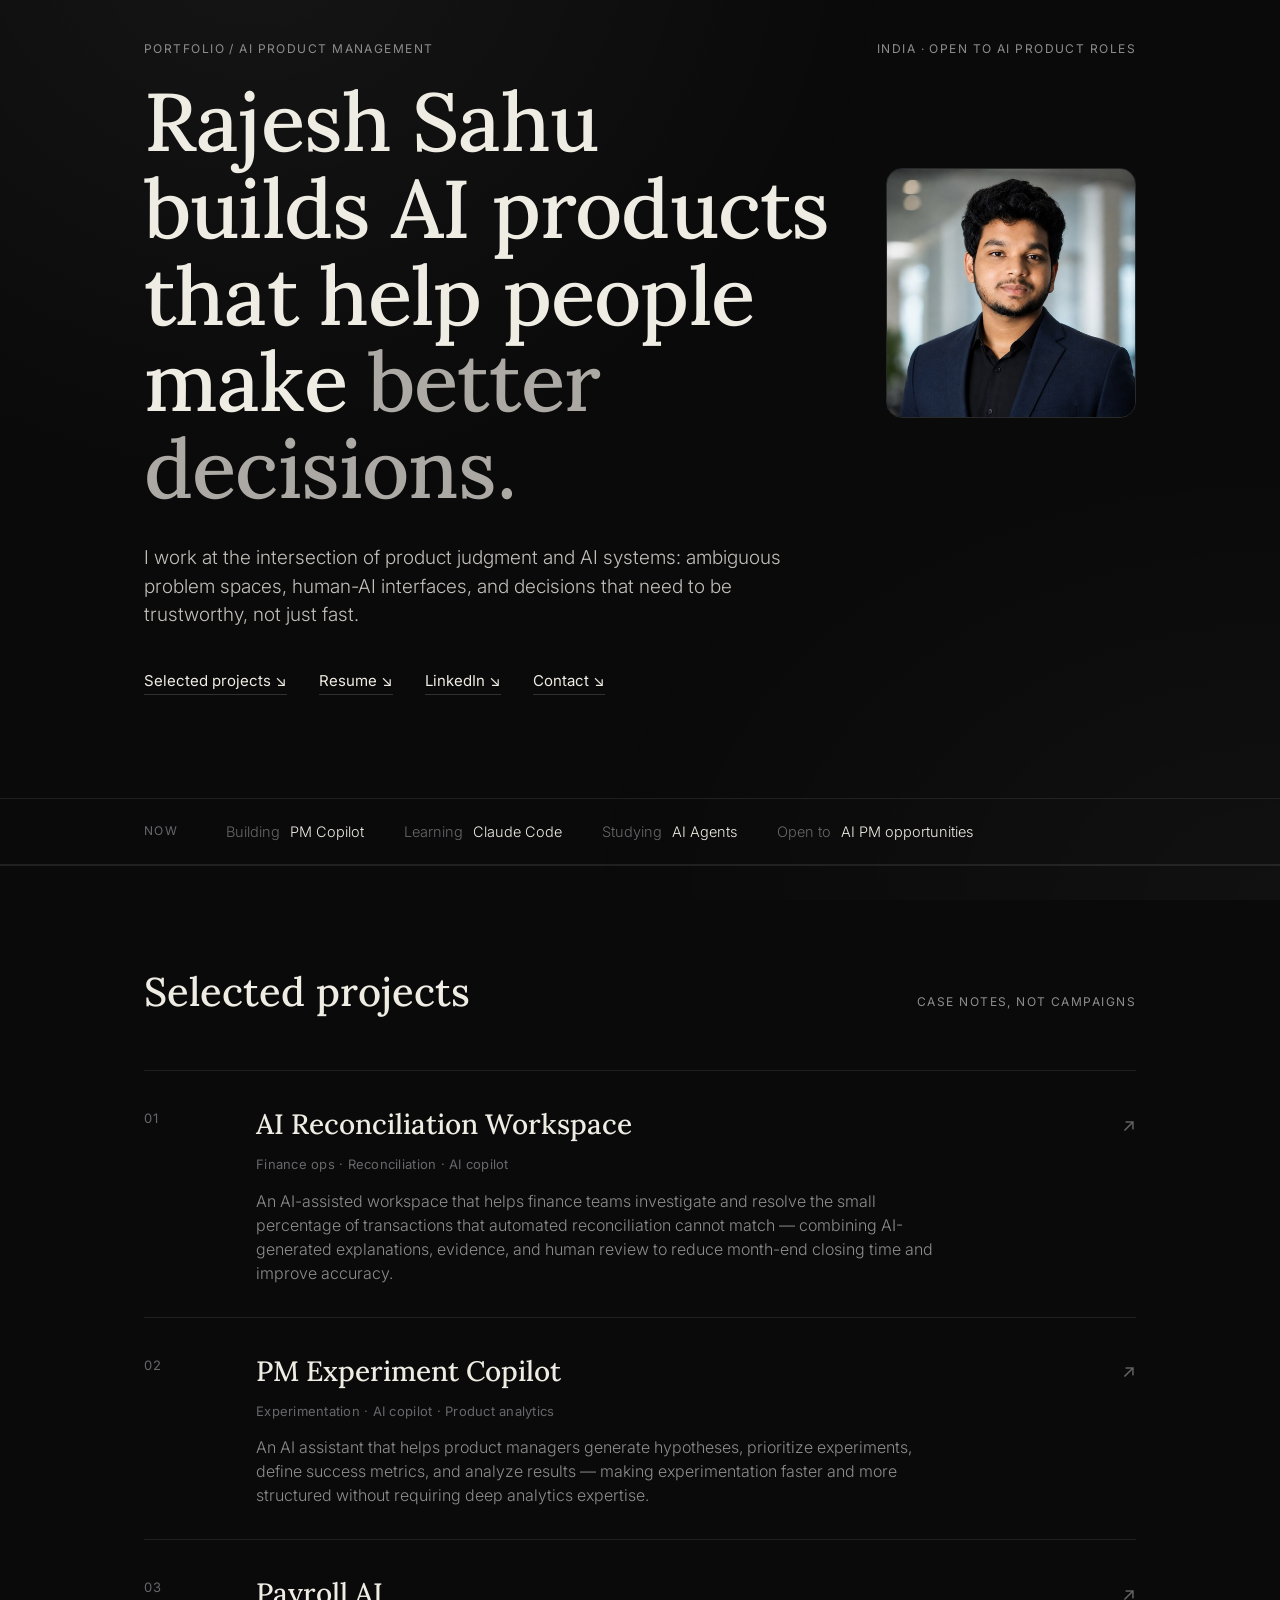
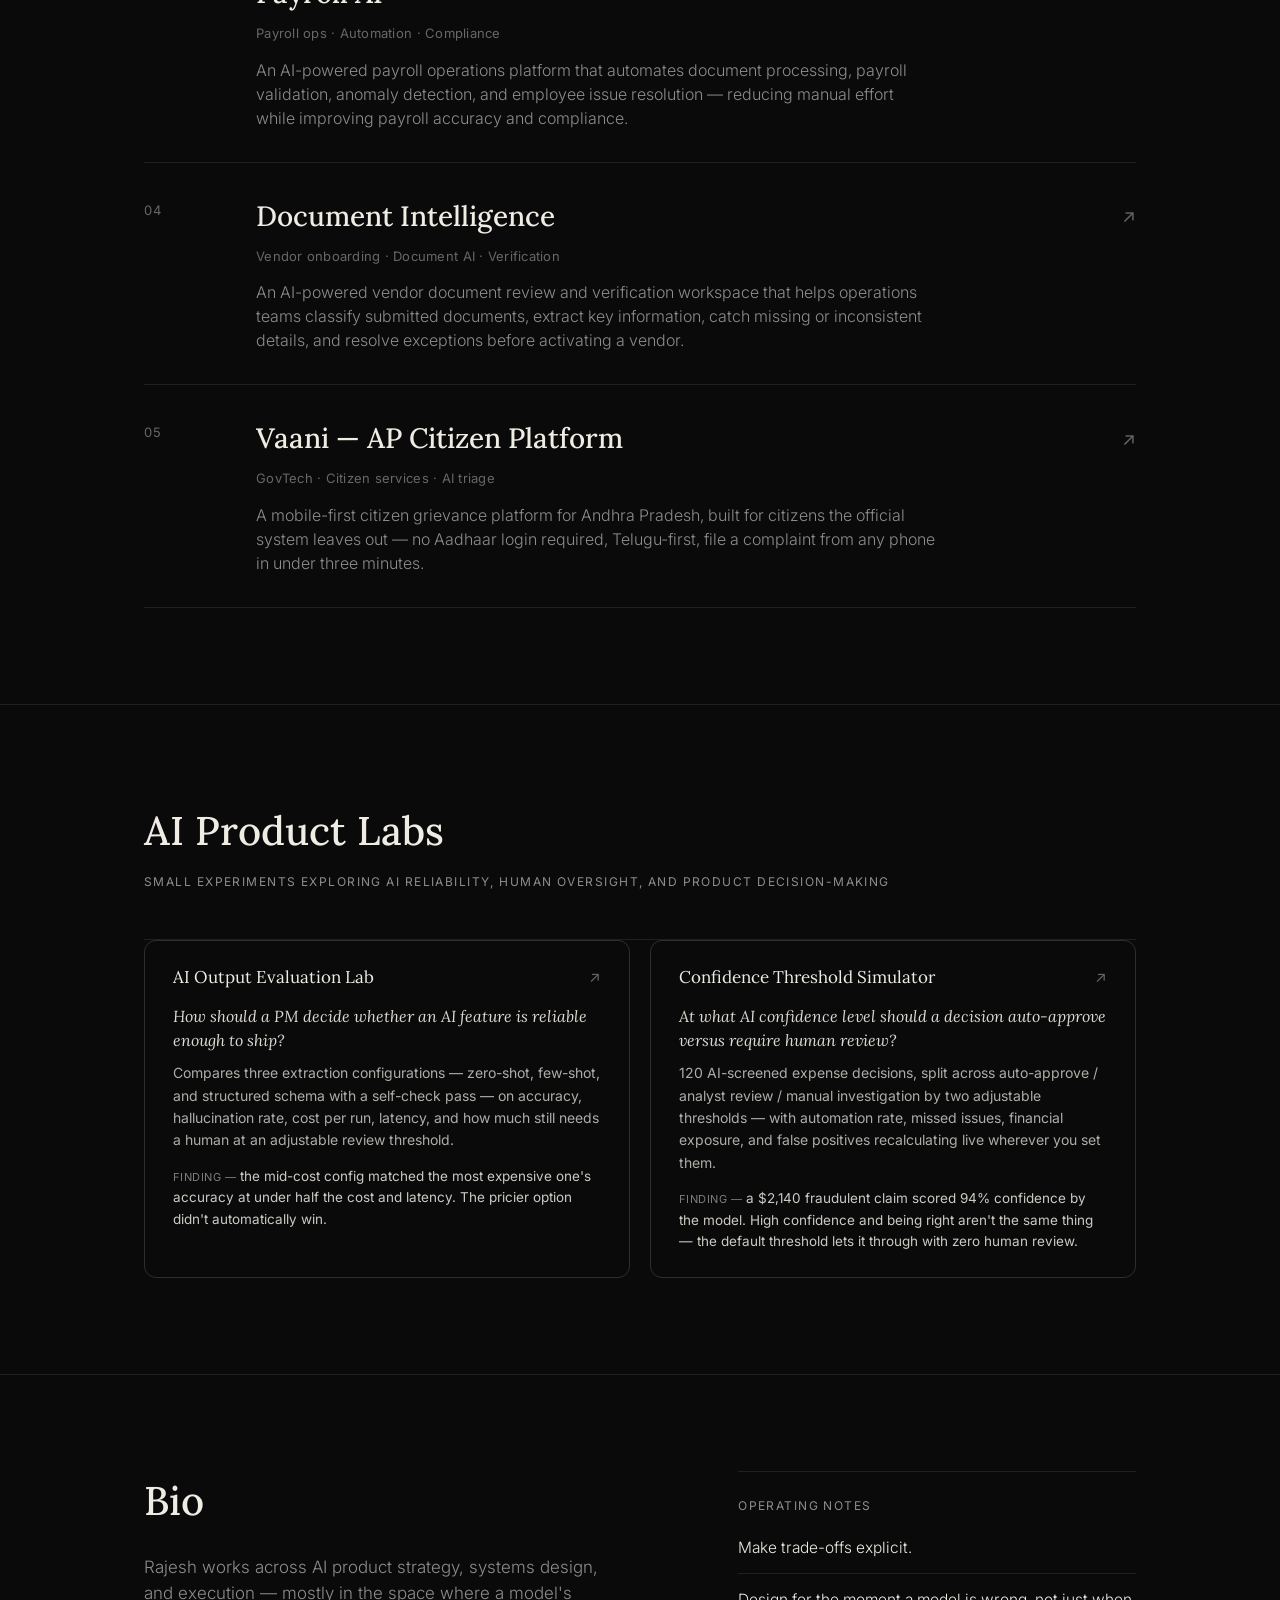
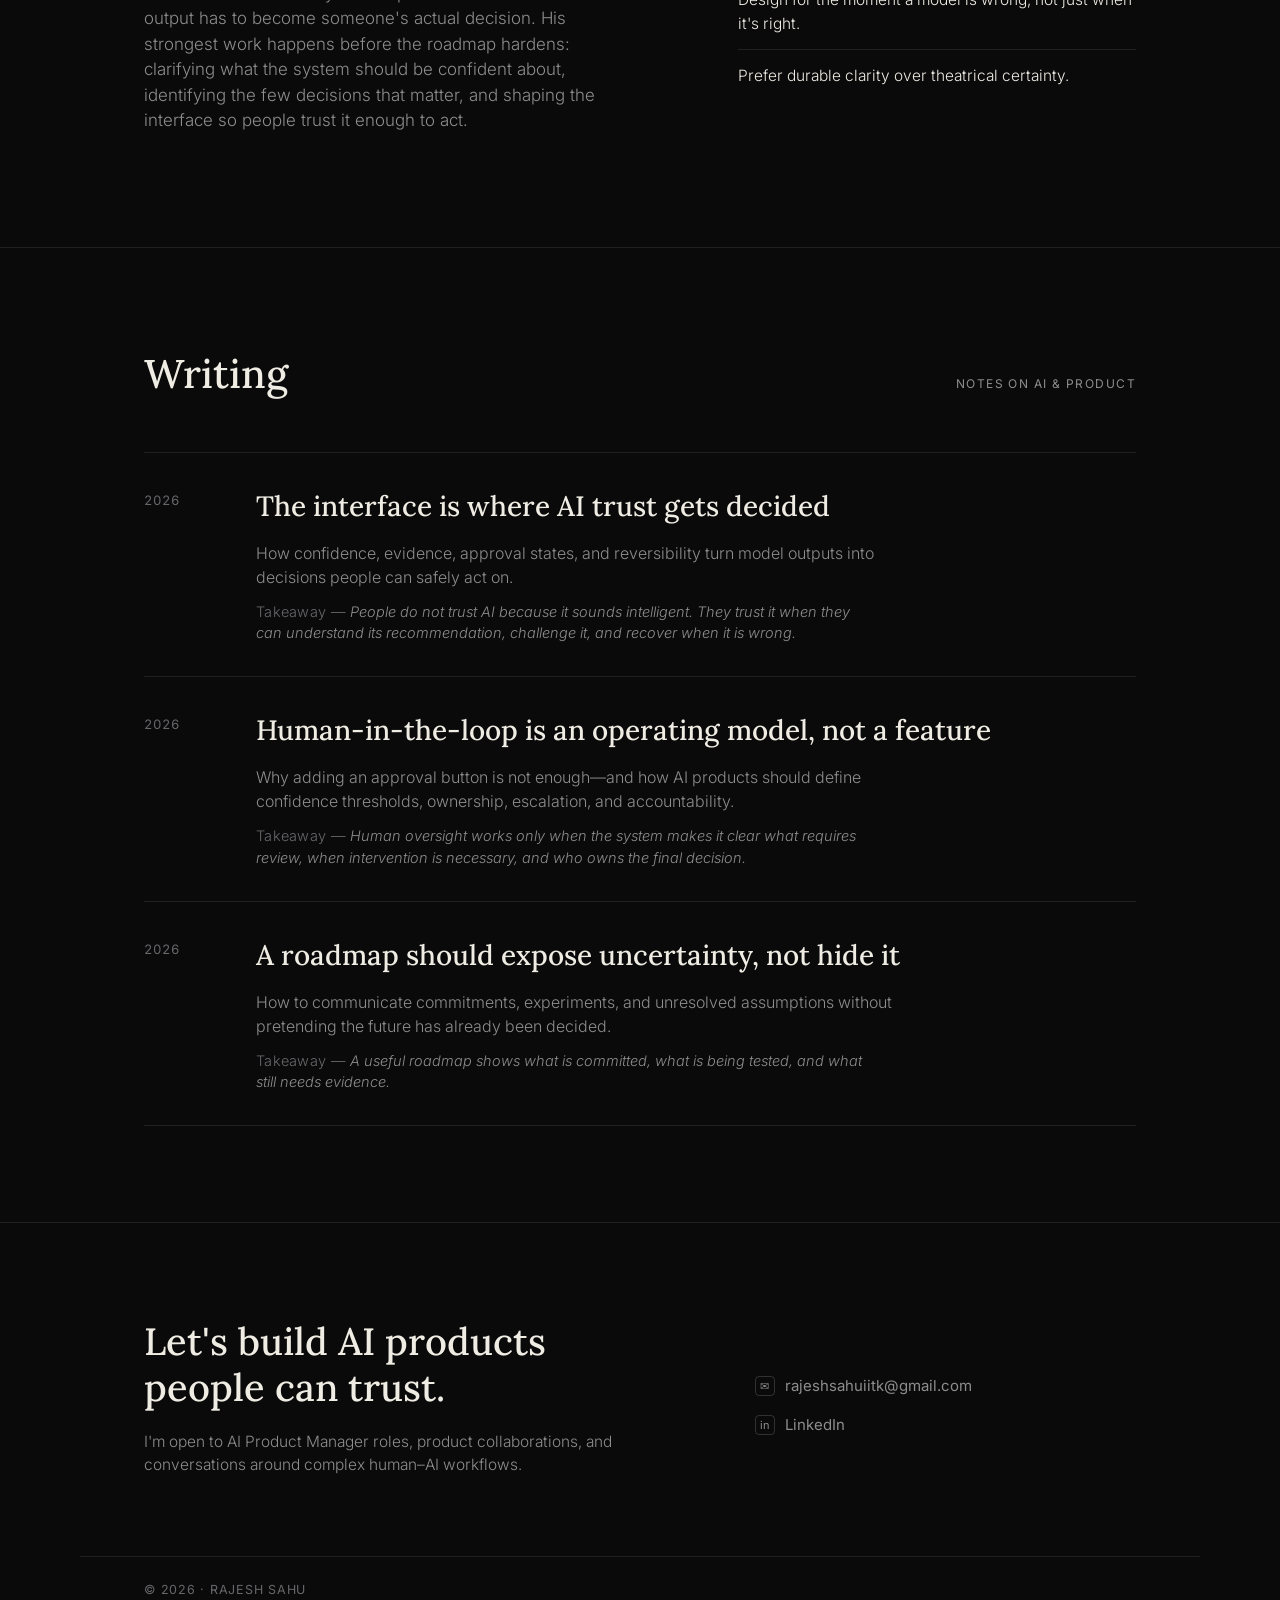
<file: index.html>
<!DOCTYPE html>
<html lang="en">
<head>
<meta charset="UTF-8">
<meta name="viewport" content="width=device-width, initial-scale=1.0">
<title>Rajesh Sahu — AI Product Manager</title>
<meta name="description" content="Rajesh Sahu builds AI products that help people make better decisions.">

<!-- Favicon -->
<link rel="icon" href="favicon.ico" sizes="any">
<link rel="apple-touch-icon" href="apple-touch-icon.png">

<!-- Open Graph / link preview (LinkedIn, Slack, iMessage, email) -->
<meta property="og:type" content="website">
<meta property="og:title" content="Rajesh Sahu — AI Product Manager">
<meta property="og:description" content="Product manager building AI systems that help people make better decisions. Selected projects, writing, and bio.">
<meta property="og:image" content="og-image.png">
<meta property="og:image:width" content="1200">
<meta property="og:image:height" content="630">
<meta property="og:url" content="https://rajeshsahu.me">
<meta name="twitter:card" content="summary_large_image">
<meta name="twitter:title" content="Rajesh Sahu — AI Product Manager">
<meta name="twitter:description" content="Product manager building AI systems that help people make better decisions. Selected projects, writing, and bio.">
<meta name="twitter:image" content="og-image.png">

<link rel="preconnect" href="https://fonts.googleapis.com">
<link rel="preconnect" href="https://fonts.gstatic.com" crossorigin>
<link href="https://fonts.googleapis.com/css2?family=Lora:ital,wght@0,400;0,500;0,600;1,400;1,500&family=Inter:wght@300;400;500;600&display=swap" rel="stylesheet">
<link rel="stylesheet" href="styles.css">
</head>
<body>

  <div class="grain"></div>

  <!-- ============ HEADER ============ -->
  <header class="site-header">
    <div class="wrap header-inner">
      <span class="eyebrow">Portfolio / AI Product Management</span>
      <span class="header-meta">India · Open to AI product roles</span>
    </div>
  </header>

  <!-- ============ HERO ============ -->
  <section class="hero">
    <div class="wrap hero-inner">
      <div class="hero-copy">
        <h1 class="hero-title">
          Rajesh Sahu builds AI products that help people make
          <span class="hero-title-muted">better decisions.</span>
        </h1>
        <p class="hero-sub">
          I work at the intersection of product judgment and AI systems: ambiguous problem spaces,
          human-AI interfaces, and decisions that need to be trustworthy, not just fast.
        </p>
        <nav class="hero-links">
          <a href="#projects">Selected projects <span class="arrow">↘</span></a>
          <a href="rajesh-sahu-resume.pdf" target="_blank" rel="noopener">Resume <span class="arrow">↘</span></a>
          <a href="https://www.linkedin.com/in/sahu-rajesh-160608/" target="_blank" rel="noopener">LinkedIn <span class="arrow">↘</span></a>
          <a href="#contact">Contact <span class="arrow">↘</span></a>
        </nav>
      </div>
      <div class="hero-photo-wrap">
        <img src="rajesh-headshot.jpg" alt="Rajesh Sahu" class="hero-photo" width="250" height="250" loading="eager">
      </div>
    </div>
  </section>

  <style>
    /* Hero photo layout — added inline; fold into styles.css whenever convenient */
    .hero { padding-top: 20px; } /* estimate — reduce further if the gap under nav still looks large */
    .hero-inner {
      display: flex;
      align-items: flex-start;
      justify-content: space-between;
      gap: 56px;
    }
    .hero-copy { flex: 1 1 auto; min-width: 0; }
    .hero-photo-wrap { flex: 0 0 auto; margin-top: 90px; } /* estimate — nudges top of photo toward the "builds AI" line; adjust to taste once rendered */
    .hero-photo {
      display: block;
      width: 250px;
      height: 250px;
      object-fit: cover;
      object-position: center top;
      border-radius: 16px;
      border: 1px solid rgba(237, 234, 226, 0.14);
    }
    .hero-title-muted { color: rgba(236, 232, 224, 0.72) !important; } /* brightened estimate — was likely dimmer before */
    .hero-sub { color: rgba(236, 232, 224, 0.82) !important; } /* brightened for readability */
    @media (max-width: 860px) {
      .hero-inner {
        flex-direction: column-reverse;
        gap: 28px;
      }
      .hero-photo-wrap { margin-top: 0; }
      .hero-photo {
        width: 170px;
        height: 170px;
      }
    }
  </style>

  <!-- ============ NOW ============ -->
  <section class="now-strip">
    <div class="wrap now-inner">
      <span class="now-label">Now</span>
      <ul class="now-list">
        <li><span class="now-key">Building</span> PM Copilot</li>
        <li><span class="now-key">Learning</span> Claude Code</li>
        <li><span class="now-key">Studying</span> AI Agents</li>
        <li><span class="now-key">Open to</span> AI PM opportunities</li>
      </ul>
    </div>
  </section>

  <!-- ============ SELECTED PROJECTS ============ -->
  <section class="section" id="projects">
    <div class="wrap">
      <div class="section-head">
        <h2>Selected projects</h2>
        <span class="section-label">Case notes, not campaigns</span>
      </div>

      <div class="list">

        <a class="row reveal" href="projects/ai-reconciliation-workspace.html">
          <span class="row-index">01</span>
          <div class="row-body">
            <div class="row-title-line">
              <h3>AI Reconciliation Workspace</h3>
              <span class="row-arrow">↗</span>
            </div>
            <p class="row-tags">Finance ops · Reconciliation · AI copilot</p>
            <p class="row-desc">An AI-assisted workspace that helps finance teams investigate and resolve the small percentage of transactions that automated reconciliation cannot match — combining AI-generated explanations, evidence, and human review to reduce month-end closing time and improve accuracy.</p>
          </div>
        </a>

        <a class="row reveal" href="projects/pm-experiment-copilot.html">
          <span class="row-index">02</span>
          <div class="row-body">
            <div class="row-title-line">
              <h3>PM Experiment Copilot</h3>
              <span class="row-arrow">↗</span>
            </div>
            <p class="row-tags">Experimentation · AI copilot · Product analytics</p>
            <p class="row-desc">An AI assistant that helps product managers generate hypotheses, prioritize experiments, define success metrics, and analyze results — making experimentation faster and more structured without requiring deep analytics expertise.</p>
          </div>
        </a>

        <a class="row reveal" href="projects/payroll-ai.html">
          <span class="row-index">03</span>
          <div class="row-body">
            <div class="row-title-line">
              <h3>Payroll AI</h3>
              <span class="row-arrow">↗</span>
            </div>
            <p class="row-tags">Payroll ops · Automation · Compliance</p>
            <p class="row-desc">An AI-powered payroll operations platform that automates document processing, payroll validation, anomaly detection, and employee issue resolution — reducing manual effort while improving payroll accuracy and compliance.</p>
          </div>
        </a>

        <a class="row reveal" href="projects/document-intelligence.html">
          <span class="row-index">04</span>
          <div class="row-body">
            <div class="row-title-line">
              <h3>Document Intelligence</h3>
              <span class="row-arrow">↗</span>
            </div>
            <p class="row-tags">Vendor onboarding · Document AI · Verification</p>
            <p class="row-desc">An AI-powered vendor document review and verification workspace that helps operations teams classify submitted documents, extract key information, catch missing or inconsistent details, and resolve exceptions before activating a vendor.</p>
          </div>
        </a>

        <a class="row reveal" href="projects/ap-citizen-platform.html">
          <span class="row-index">05</span>
          <div class="row-body">
            <div class="row-title-line">
              <h3>Vaani — AP Citizen Platform</h3>
              <span class="row-arrow">↗</span>
            </div>
            <p class="row-tags">GovTech · Citizen services · AI triage</p>
            <p class="row-desc">A mobile-first citizen grievance platform for Andhra Pradesh, built for citizens the official system leaves out — no Aadhaar login required, Telugu-first, file a complaint from any phone in under three minutes.</p>
          </div>
        </a>

      </div>
    </div>
  </section>

  <!-- ============ AI PRODUCT LABS ============ -->
  <section class="section" id="experiments">
    <div class="wrap">
      <div class="section-head">
        <h2>AI Product Labs</h2>
        <span class="section-label">Small experiments exploring AI reliability, human oversight, and product decision-making</span>
      </div>

      <div class="exp-grid exp-grid-two">
        <a class="exp-card exp-card-featured" href="https://ai-evaluation-lab-beige.vercel.app/" target="_blank" rel="noopener">
          <div class="exp-card-head">
            <span class="exp-name">AI Output Evaluation Lab</span>
            <span class="exp-arrow">↗</span>
          </div>
          <p class="exp-question">How should a PM decide whether an AI feature is reliable enough to ship?</p>
          <p class="exp-desc">
            Compares three extraction configurations — zero-shot, few-shot, and structured schema with a self-check
            pass — on accuracy, hallucination rate, cost per run, latency, and how much still needs a human at an
            adjustable review threshold.
          </p>
          <p class="exp-learning"><span class="exp-learning-label">Finding —</span> the mid-cost config matched the most expensive one's accuracy at under half the cost and latency. The pricier option didn't automatically win.</p>
        </a>

        <a class="exp-card exp-card-featured" href="https://confidence-threshold-simulator.vercel.app/" target="_blank" rel="noopener">
          <div class="exp-card-head">
            <span class="exp-name">Confidence Threshold Simulator</span>
            <span class="exp-arrow">↗</span>
          </div>
          <p class="exp-question">At what AI confidence level should a decision auto-approve versus require human review?</p>
          <p class="exp-desc">
            120 AI-screened expense decisions, split across auto-approve / analyst review / manual investigation by two
            adjustable thresholds — with automation rate, missed issues, financial exposure, and false positives
            recalculating live wherever you set them.
          </p>
          <p class="exp-learning"><span class="exp-learning-label">Finding —</span> a $2,140 fraudulent claim scored 94% confidence by the model. High confidence and being right aren't the same thing — the default threshold lets it through with zero human review.</p>
        </a>
      </div>
    </div>
  </section>

  <style>
    /* AI Product Labs cards — added inline; fold into styles.css whenever convenient */
    .exp-grid-two { display: grid; grid-template-columns: 1fr; gap: 20px; }
    @media (min-width: 860px) {
      .exp-grid-two { grid-template-columns: 1fr 1fr; }
    }
    .exp-card-featured {
      display: block;
      padding: 24px 28px;
      border: 1px solid rgba(237, 234, 226, 0.16);
      border-radius: 12px;
      text-decoration: none;
      transition: border-color 0.2s ease;
    }
    .exp-card-featured:hover { border-color: rgba(201, 162, 39, 0.6); }
    .exp-card-head { display: flex; align-items: center; justify-content: space-between; }
    .exp-question { margin: 14px 0 0; font-family: 'Lora', Georgia, serif; font-style: italic; font-size: 16px; opacity: 0.92; }
    .exp-desc { margin: 10px 0 0; font-size: 14px; line-height: 1.6; opacity: 0.72; }
    .exp-learning { margin: 14px 0 0; font-size: 13.5px; line-height: 1.6; opacity: 0.85; }
    .exp-learning-label { opacity: 0.6; text-transform: uppercase; font-size: 11px; letter-spacing: 0.04em; }
  </style>


  <!-- ============ BIO ============ -->
  <section class="section" id="bio">
    <div class="wrap bio-grid">
      <div class="bio-copy">
        <h2>Bio</h2>
        <p>
          Rajesh works across AI product strategy, systems design, and execution — mostly in the
          space where a model's output has to become someone's actual decision. His strongest work
          happens before the roadmap hardens: clarifying what the system should be confident about,
          identifying the few decisions that matter, and shaping the interface so people trust it
          enough to act.
        </p>
      </div>
      <div class="operating-notes">
        <span class="section-label">Operating notes</span>
        <ul>
          <li>Make trade-offs explicit.</li>
          <li>Design for the moment a model is wrong, not just when it's right.</li>
          <li>Prefer durable clarity over theatrical certainty.</li>
        </ul>
      </div>
    </div>
  </section>

  <!-- ============ WRITING ============ -->
  <section class="section" id="writing">
    <div class="wrap">
      <div class="section-head">
        <h2>Writing</h2>
        <span class="section-label">Notes on AI &amp; product</span>
      </div>

      <div class="list">

        <div class="row row-static reveal">
          <span class="row-index row-year">2026</span>
          <div class="row-body">
            <div class="row-title-line">
              <h3>The interface is where AI trust gets decided</h3>
            </div>
            <p class="row-desc">How confidence, evidence, approval states, and reversibility turn model outputs into decisions people can safely act on.</p>
            <p class="row-takeaway"><span class="takeaway-label">Takeaway —</span> People do not trust AI because it sounds intelligent. They trust it when they can understand its recommendation, challenge it, and recover when it is wrong.</p>
          </div>
        </div>

        <div class="row row-static reveal">
          <span class="row-index row-year">2026</span>
          <div class="row-body">
            <div class="row-title-line">
              <h3>Human-in-the-loop is an operating model, not a feature</h3>
            </div>
            <p class="row-desc">Why adding an approval button is not enough—and how AI products should define confidence thresholds, ownership, escalation, and accountability.</p>
            <p class="row-takeaway"><span class="takeaway-label">Takeaway —</span> Human oversight works only when the system makes it clear what requires review, when intervention is necessary, and who owns the final decision.</p>
          </div>
        </div>

        <div class="row row-static reveal">
          <span class="row-index row-year">2026</span>
          <div class="row-body">
            <div class="row-title-line">
              <h3>A roadmap should expose uncertainty, not hide it</h3>
            </div>
            <p class="row-desc">How to communicate commitments, experiments, and unresolved assumptions without pretending the future has already been decided.</p>
            <p class="row-takeaway"><span class="takeaway-label">Takeaway —</span> A useful roadmap shows what is committed, what is being tested, and what still needs evidence.</p>
          </div>
        </div>

      </div>
    </div>

  <style>
    /* Writing section — unlinked cards (articles not yet published), added inline */
    .row-static { cursor: default; }
    .row-static:hover { border-color: inherit; }
  </style>
  </section>

  <!-- ============ CONTACT / FOOTER ============ -->
  <footer class="site-footer" id="contact">
    <div class="wrap footer-grid">
      <div class="footer-copy">
        <h2>Let's build AI products people can trust.</h2>
        <p>I'm open to AI Product Manager roles, product collaborations, and conversations around complex human–AI workflows.</p>
      </div>
      <div class="footer-contact">
        <a href="mailto:rajeshsahuiitk@gmail.com" class="contact-link">
          <span class="icon">✉</span> rajeshsahuiitk@gmail.com
        </a>
        <a href="https://www.linkedin.com/in/sahu-rajesh-160608/" target="_blank" rel="noopener" class="contact-link">
          <span class="icon">in</span> LinkedIn
        </a>
      </div>
    </div>
    <div class="wrap footer-bottom">
      <span>© 2026 · Rajesh Sahu</span>
    </div>
  </footer>

  <script src="script.js"></script>
</body>
</html>
</file>
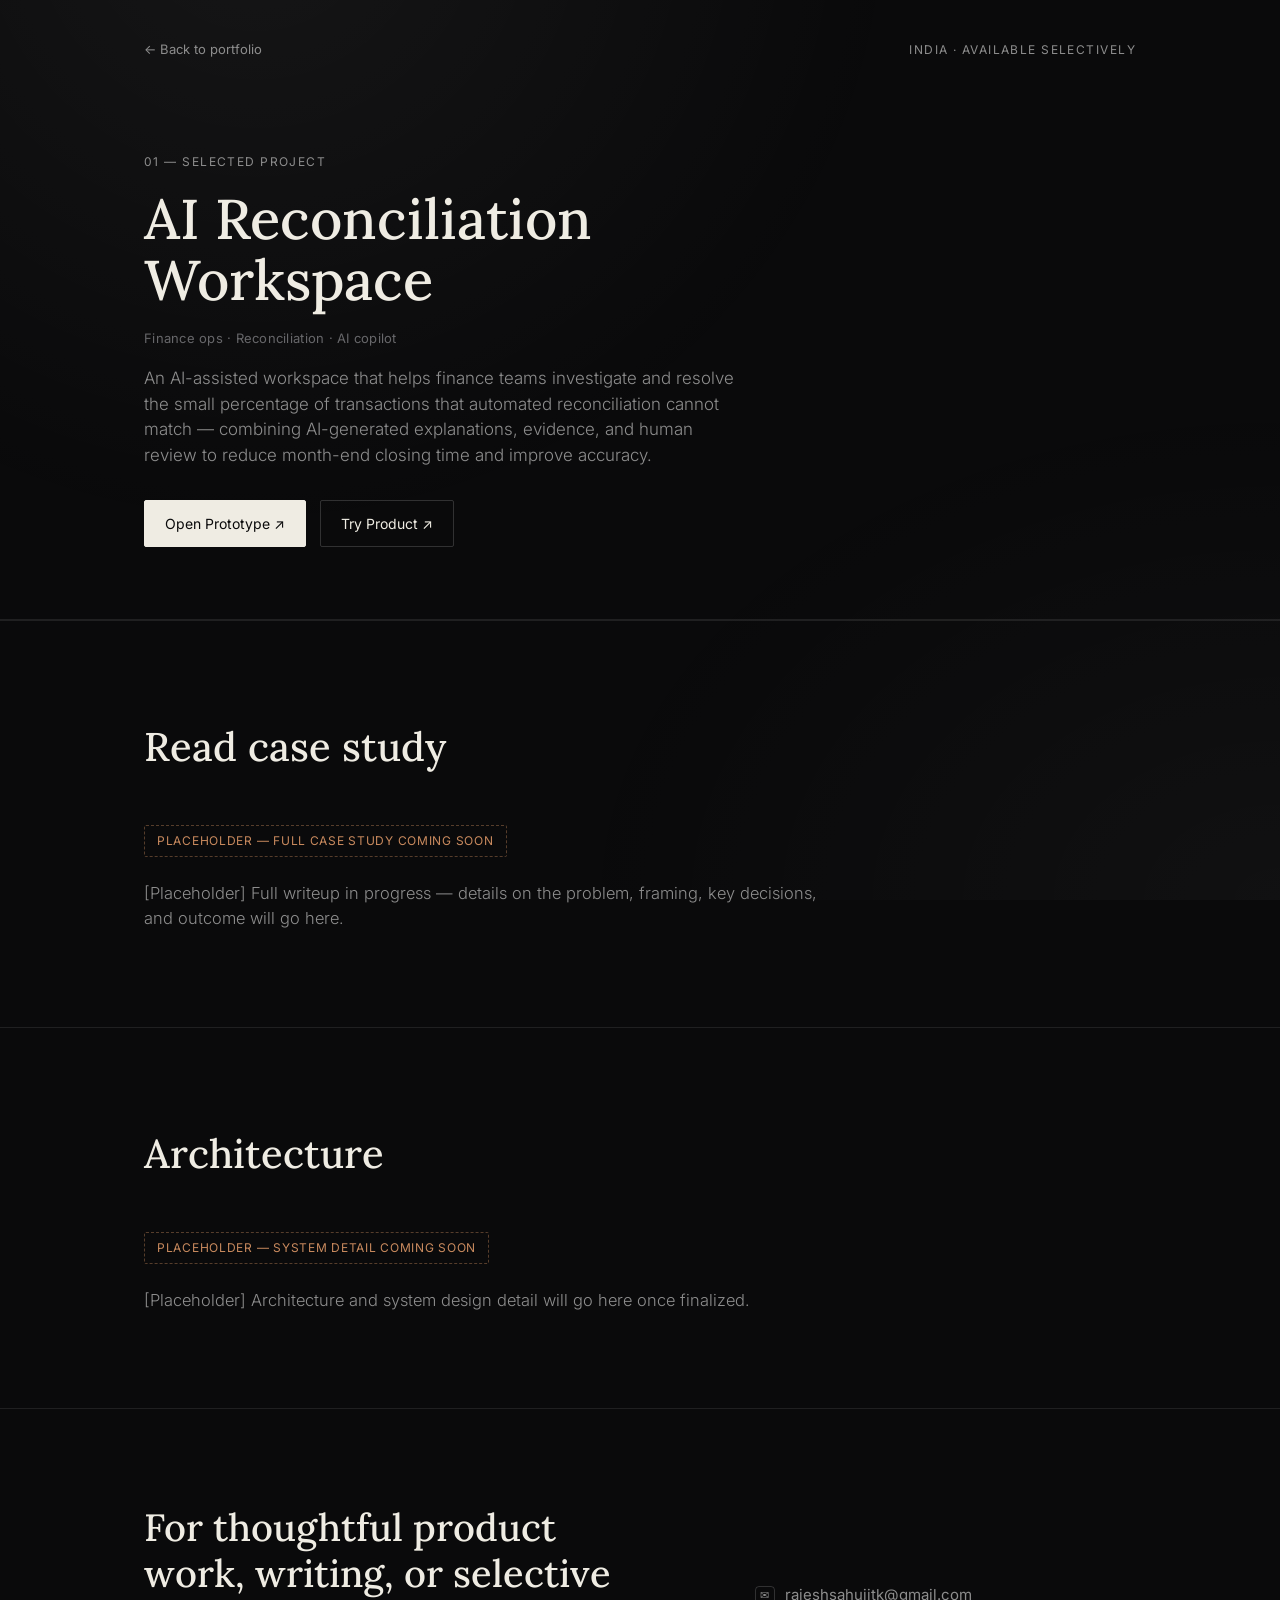
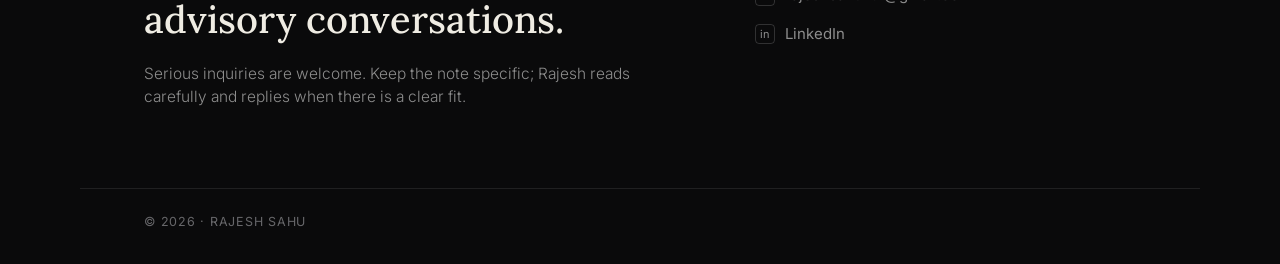
<file: ai-reconciliation-workspace.html>
<!DOCTYPE html>
<html lang="en">
<head>
<meta charset="UTF-8">
<meta name="viewport" content="width=device-width, initial-scale=1.0">
<title>AI Reconciliation Workspace — Rajesh Sahu</title>
<meta name="description" content="Case study: an AI-assisted workspace for resolving unmatched finance reconciliation transactions.">
<link rel="icon" href="../favicon.ico" sizes="any">
<link rel="apple-touch-icon" href="../apple-touch-icon.png">
<link rel="preconnect" href="https://fonts.googleapis.com">
<link rel="preconnect" href="https://fonts.gstatic.com" crossorigin>
<link href="https://fonts.googleapis.com/css2?family=Lora:ital,wght@0,400;0,500;0,600;1,400;1,500&family=Inter:wght@300;400;500;600&display=swap" rel="stylesheet">
<link rel="stylesheet" href="../styles.css">
</head>
<body>

  <div class="grain"></div>

  <header class="site-header">
    <div class="wrap header-inner">
      <a class="back-link" href="../index.html">← Back to portfolio</a>
      <span class="header-meta">India · Available selectively</span>
    </div>
  </header>

  <section class="project-hero">
    <div class="wrap">
      <span class="section-label">01 — Selected project</span>
      <h1 class="project-title">AI Reconciliation Workspace</h1>
      <p class="project-tags">Finance ops · Reconciliation · AI copilot</p>
      <p class="project-oneliner">
        An AI-assisted workspace that helps finance teams investigate and resolve the small
        percentage of transactions that automated reconciliation cannot match — combining
        AI-generated explanations, evidence, and human review to reduce month-end closing time
        and improve accuracy.
      </p>
      <div class="cta-row">
        <a class="cta-button primary" href="#" target="_blank" rel="noopener">Open Prototype ↗</a>
        <a class="cta-button" href="#" target="_blank" rel="noopener">Try Product ↗</a>
      </div>
    </div>
  </section>

  <section class="section">
    <div class="wrap">
      <div class="section-head">
        <h2>Read case study</h2>
      </div>
      <div class="case-copy">
        <span class="placeholder-note">Placeholder — full case study coming soon</span>
        <p>[Placeholder] Full writeup in progress — details on the problem, framing, key decisions, and outcome will go here.</p>
      </div>
    </div>
  </section>

  <section class="section">
    <div class="wrap">
      <div class="section-head">
        <h2>Architecture</h2>
      </div>
      <div class="case-copy">
        <span class="placeholder-note">Placeholder — system detail coming soon</span>
        <p>[Placeholder] Architecture and system design detail will go here once finalized.</p>
      </div>
    </div>
  </section>

  <footer class="site-footer" id="contact">
    <div class="wrap footer-grid">
      <div class="footer-copy">
        <h2>For thoughtful product work, writing, or selective advisory conversations.</h2>
        <p>Serious inquiries are welcome. Keep the note specific; Rajesh reads carefully and replies when there is a clear fit.</p>
      </div>
      <div class="footer-contact">
        <a href="mailto:rajeshsahuiitk@gmail.com" class="contact-link">
          <span class="icon">✉</span> rajeshsahuiitk@gmail.com
        </a>
        <a href="https://www.linkedin.com/in/sahu-rajesh-160608/" target="_blank" rel="noopener" class="contact-link">
          <span class="icon">in</span> LinkedIn
        </a>
      </div>
    </div>
    <div class="wrap footer-bottom">
      <span>© 2026 · Rajesh Sahu</span>
    </div>
  </footer>

  <script src="../script.js"></script>
</body>
</html>
</file>
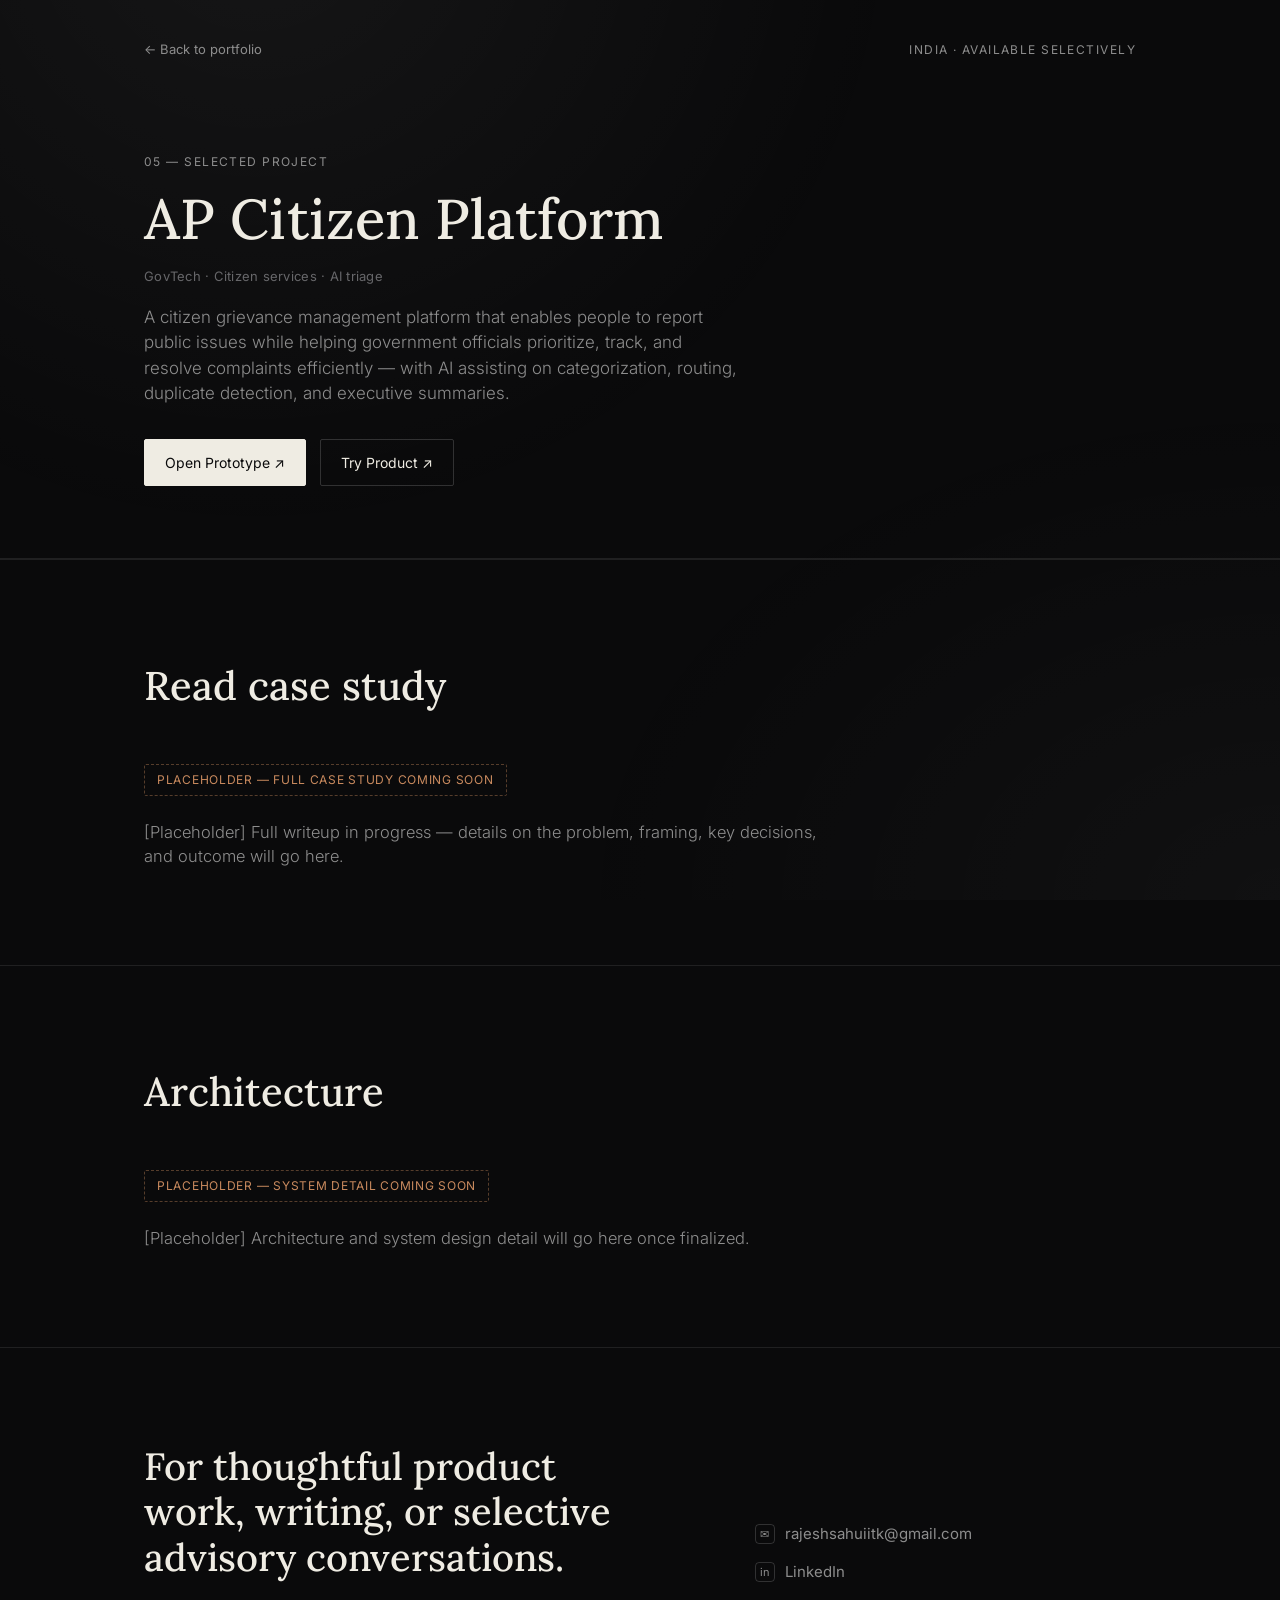
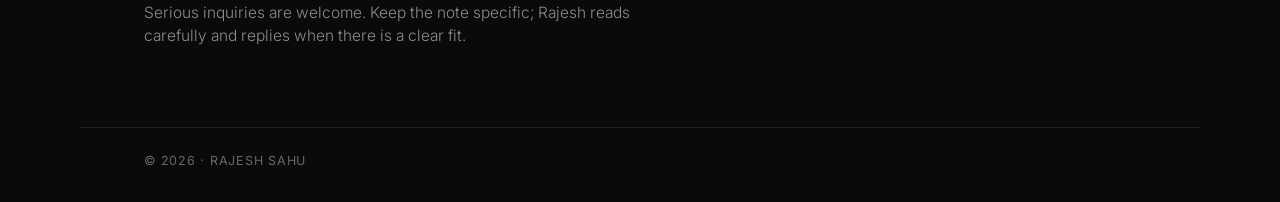
<file: ap-citizen-platform.html>
<!DOCTYPE html>
<html lang="en">
<head>
<meta charset="UTF-8">
<meta name="viewport" content="width=device-width, initial-scale=1.0">
<title>AP Citizen Platform — Rajesh Sahu</title>
<meta name="description" content="Case study: AP Citizen Platform.">
<link rel="icon" href="../favicon.ico" sizes="any">
<link rel="apple-touch-icon" href="../apple-touch-icon.png">
<link rel="preconnect" href="https://fonts.googleapis.com">
<link rel="preconnect" href="https://fonts.gstatic.com" crossorigin>
<link href="https://fonts.googleapis.com/css2?family=Lora:ital,wght@0,400;0,500;0,600;1,400;1,500&family=Inter:wght@300;400;500;600&display=swap" rel="stylesheet">
<link rel="stylesheet" href="../styles.css">
</head>
<body>

  <div class="grain"></div>

  <header class="site-header">
    <div class="wrap header-inner">
      <a class="back-link" href="../index.html">← Back to portfolio</a>
      <span class="header-meta">India · Available selectively</span>
    </div>
  </header>

  <section class="project-hero">
    <div class="wrap">
      <span class="section-label">05 — Selected project</span>
      <h1 class="project-title">AP Citizen Platform</h1>
      <p class="project-tags">GovTech · Citizen services · AI triage</p>
      <p class="project-oneliner">
        A citizen grievance management platform that enables people to report public issues while helping government officials prioritize, track, and resolve complaints efficiently — with AI assisting on categorization, routing, duplicate detection, and executive summaries.
      </p>
      <div class="cta-row">
        <a class="cta-button primary" href="#" target="_blank" rel="noopener">Open Prototype ↗</a>
        <a class="cta-button" href="#" target="_blank" rel="noopener">Try Product ↗</a>
      </div>
    </div>
  </section>

  <section class="section">
    <div class="wrap">
      <div class="section-head">
        <h2>Read case study</h2>
      </div>
      <div class="case-copy">
        <span class="placeholder-note">Placeholder — full case study coming soon</span>
        <p>[Placeholder] Full writeup in progress — details on the problem, framing, key decisions, and outcome will go here.</p>
      </div>
    </div>
  </section>

  <section class="section">
    <div class="wrap">
      <div class="section-head">
        <h2>Architecture</h2>
      </div>
      <div class="case-copy">
        <span class="placeholder-note">Placeholder — system detail coming soon</span>
        <p>[Placeholder] Architecture and system design detail will go here once finalized.</p>
      </div>
    </div>
  </section>

  <footer class="site-footer" id="contact">
    <div class="wrap footer-grid">
      <div class="footer-copy">
        <h2>For thoughtful product work, writing, or selective advisory conversations.</h2>
        <p>Serious inquiries are welcome. Keep the note specific; Rajesh reads carefully and replies when there is a clear fit.</p>
      </div>
      <div class="footer-contact">
        <a href="mailto:rajeshsahuiitk@gmail.com" class="contact-link">
          <span class="icon">✉</span> rajeshsahuiitk@gmail.com
        </a>
        <a href="https://www.linkedin.com/in/sahu-rajesh-160608/" target="_blank" rel="noopener" class="contact-link">
          <span class="icon">in</span> LinkedIn
        </a>
      </div>
    </div>
    <div class="wrap footer-bottom">
      <span>© 2026 · Rajesh Sahu</span>
    </div>
  </footer>

  <script src="../script.js"></script>
</body>
</html>
</file>
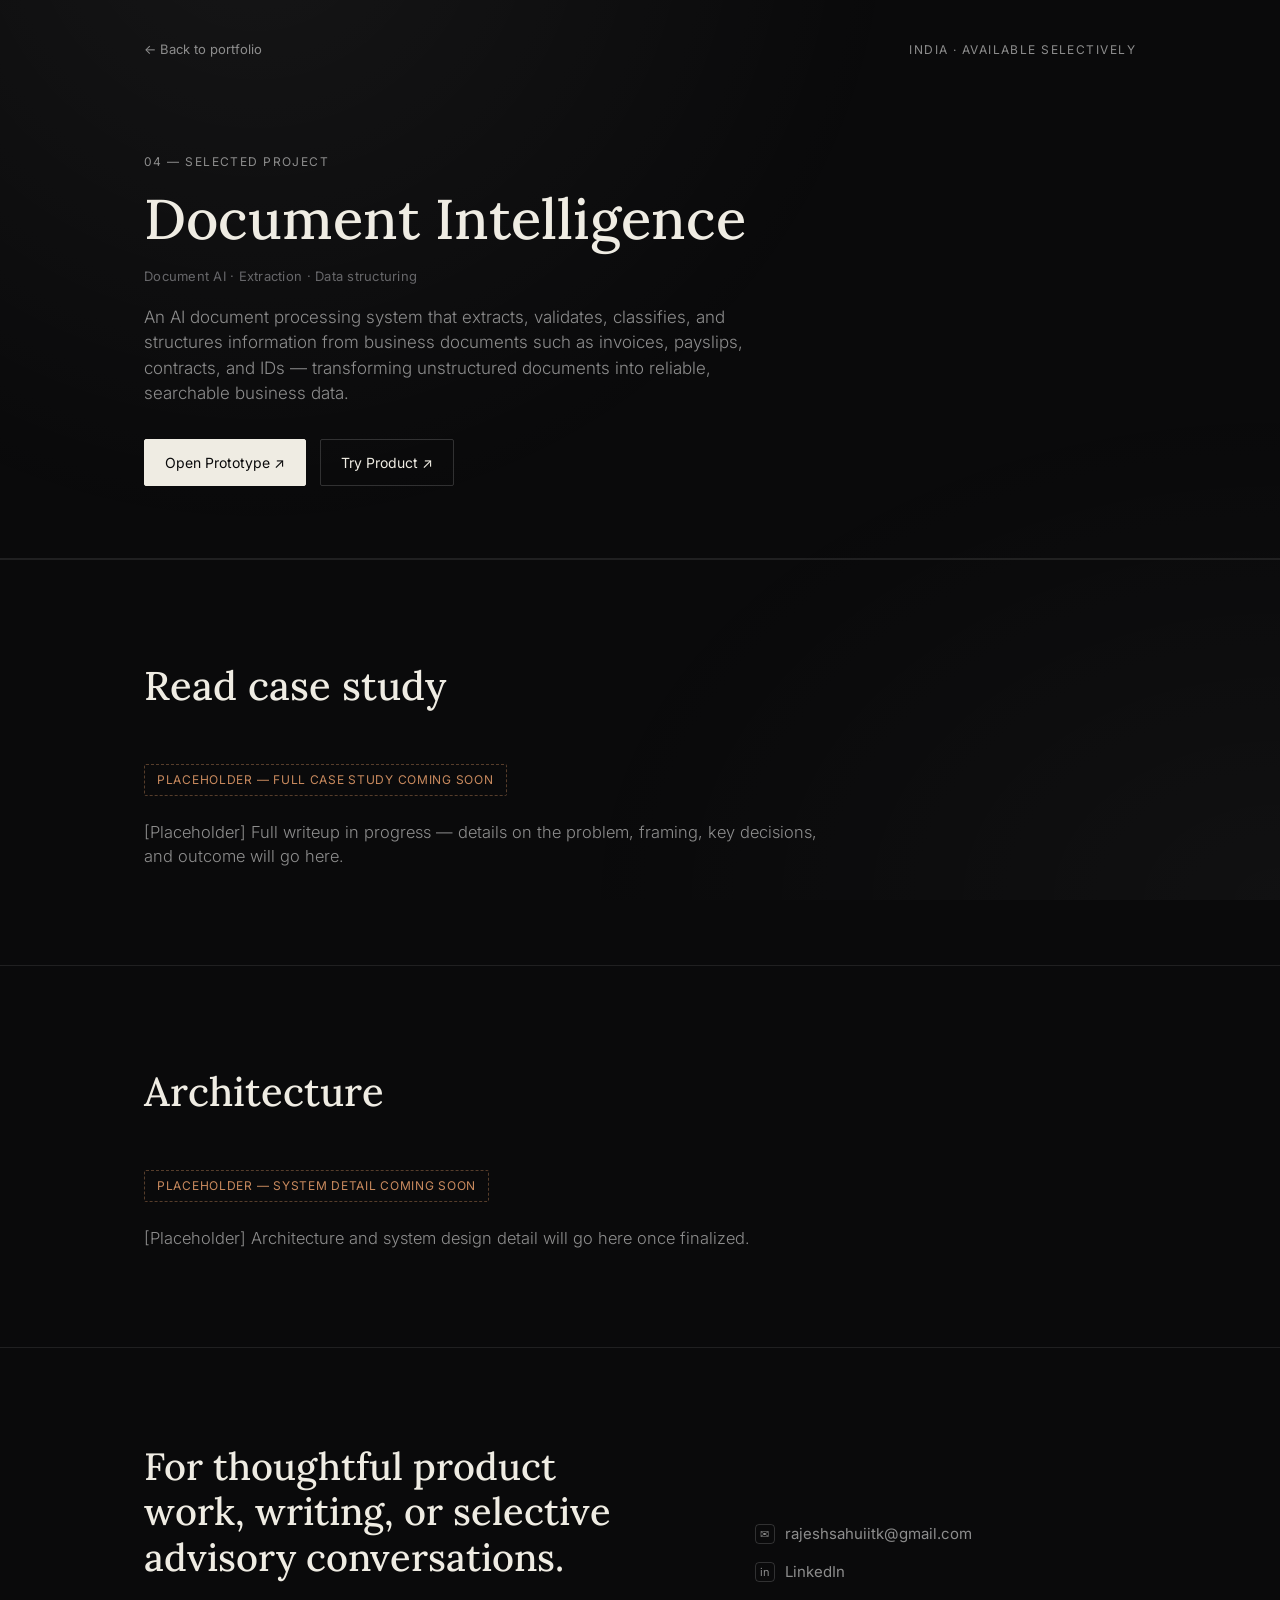
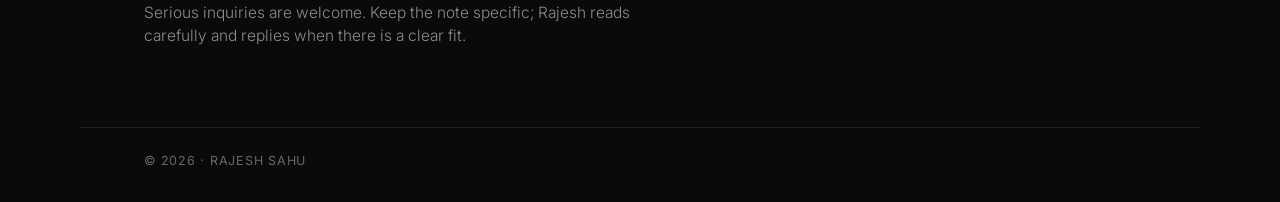
<file: document-intelligence.html>
<!DOCTYPE html>
<html lang="en">
<head>
<meta charset="UTF-8">
<meta name="viewport" content="width=device-width, initial-scale=1.0">
<title>Document Intelligence — Rajesh Sahu</title>
<meta name="description" content="Case study: Document Intelligence.">
<link rel="icon" href="../favicon.ico" sizes="any">
<link rel="apple-touch-icon" href="../apple-touch-icon.png">
<link rel="preconnect" href="https://fonts.googleapis.com">
<link rel="preconnect" href="https://fonts.gstatic.com" crossorigin>
<link href="https://fonts.googleapis.com/css2?family=Lora:ital,wght@0,400;0,500;0,600;1,400;1,500&family=Inter:wght@300;400;500;600&display=swap" rel="stylesheet">
<link rel="stylesheet" href="../styles.css">
</head>
<body>

  <div class="grain"></div>

  <header class="site-header">
    <div class="wrap header-inner">
      <a class="back-link" href="../index.html">← Back to portfolio</a>
      <span class="header-meta">India · Available selectively</span>
    </div>
  </header>

  <section class="project-hero">
    <div class="wrap">
      <span class="section-label">04 — Selected project</span>
      <h1 class="project-title">Document Intelligence</h1>
      <p class="project-tags">Document AI · Extraction · Data structuring</p>
      <p class="project-oneliner">
        An AI document processing system that extracts, validates, classifies, and structures information from business documents such as invoices, payslips, contracts, and IDs — transforming unstructured documents into reliable, searchable business data.
      </p>
      <div class="cta-row">
        <a class="cta-button primary" href="#" target="_blank" rel="noopener">Open Prototype ↗</a>
        <a class="cta-button" href="#" target="_blank" rel="noopener">Try Product ↗</a>
      </div>
    </div>
  </section>

  <section class="section">
    <div class="wrap">
      <div class="section-head">
        <h2>Read case study</h2>
      </div>
      <div class="case-copy">
        <span class="placeholder-note">Placeholder — full case study coming soon</span>
        <p>[Placeholder] Full writeup in progress — details on the problem, framing, key decisions, and outcome will go here.</p>
      </div>
    </div>
  </section>

  <section class="section">
    <div class="wrap">
      <div class="section-head">
        <h2>Architecture</h2>
      </div>
      <div class="case-copy">
        <span class="placeholder-note">Placeholder — system detail coming soon</span>
        <p>[Placeholder] Architecture and system design detail will go here once finalized.</p>
      </div>
    </div>
  </section>

  <footer class="site-footer" id="contact">
    <div class="wrap footer-grid">
      <div class="footer-copy">
        <h2>For thoughtful product work, writing, or selective advisory conversations.</h2>
        <p>Serious inquiries are welcome. Keep the note specific; Rajesh reads carefully and replies when there is a clear fit.</p>
      </div>
      <div class="footer-contact">
        <a href="mailto:rajeshsahuiitk@gmail.com" class="contact-link">
          <span class="icon">✉</span> rajeshsahuiitk@gmail.com
        </a>
        <a href="https://www.linkedin.com/in/sahu-rajesh-160608/" target="_blank" rel="noopener" class="contact-link">
          <span class="icon">in</span> LinkedIn
        </a>
      </div>
    </div>
    <div class="wrap footer-bottom">
      <span>© 2026 · Rajesh Sahu</span>
    </div>
  </footer>

  <script src="../script.js"></script>
</body>
</html>
</file>
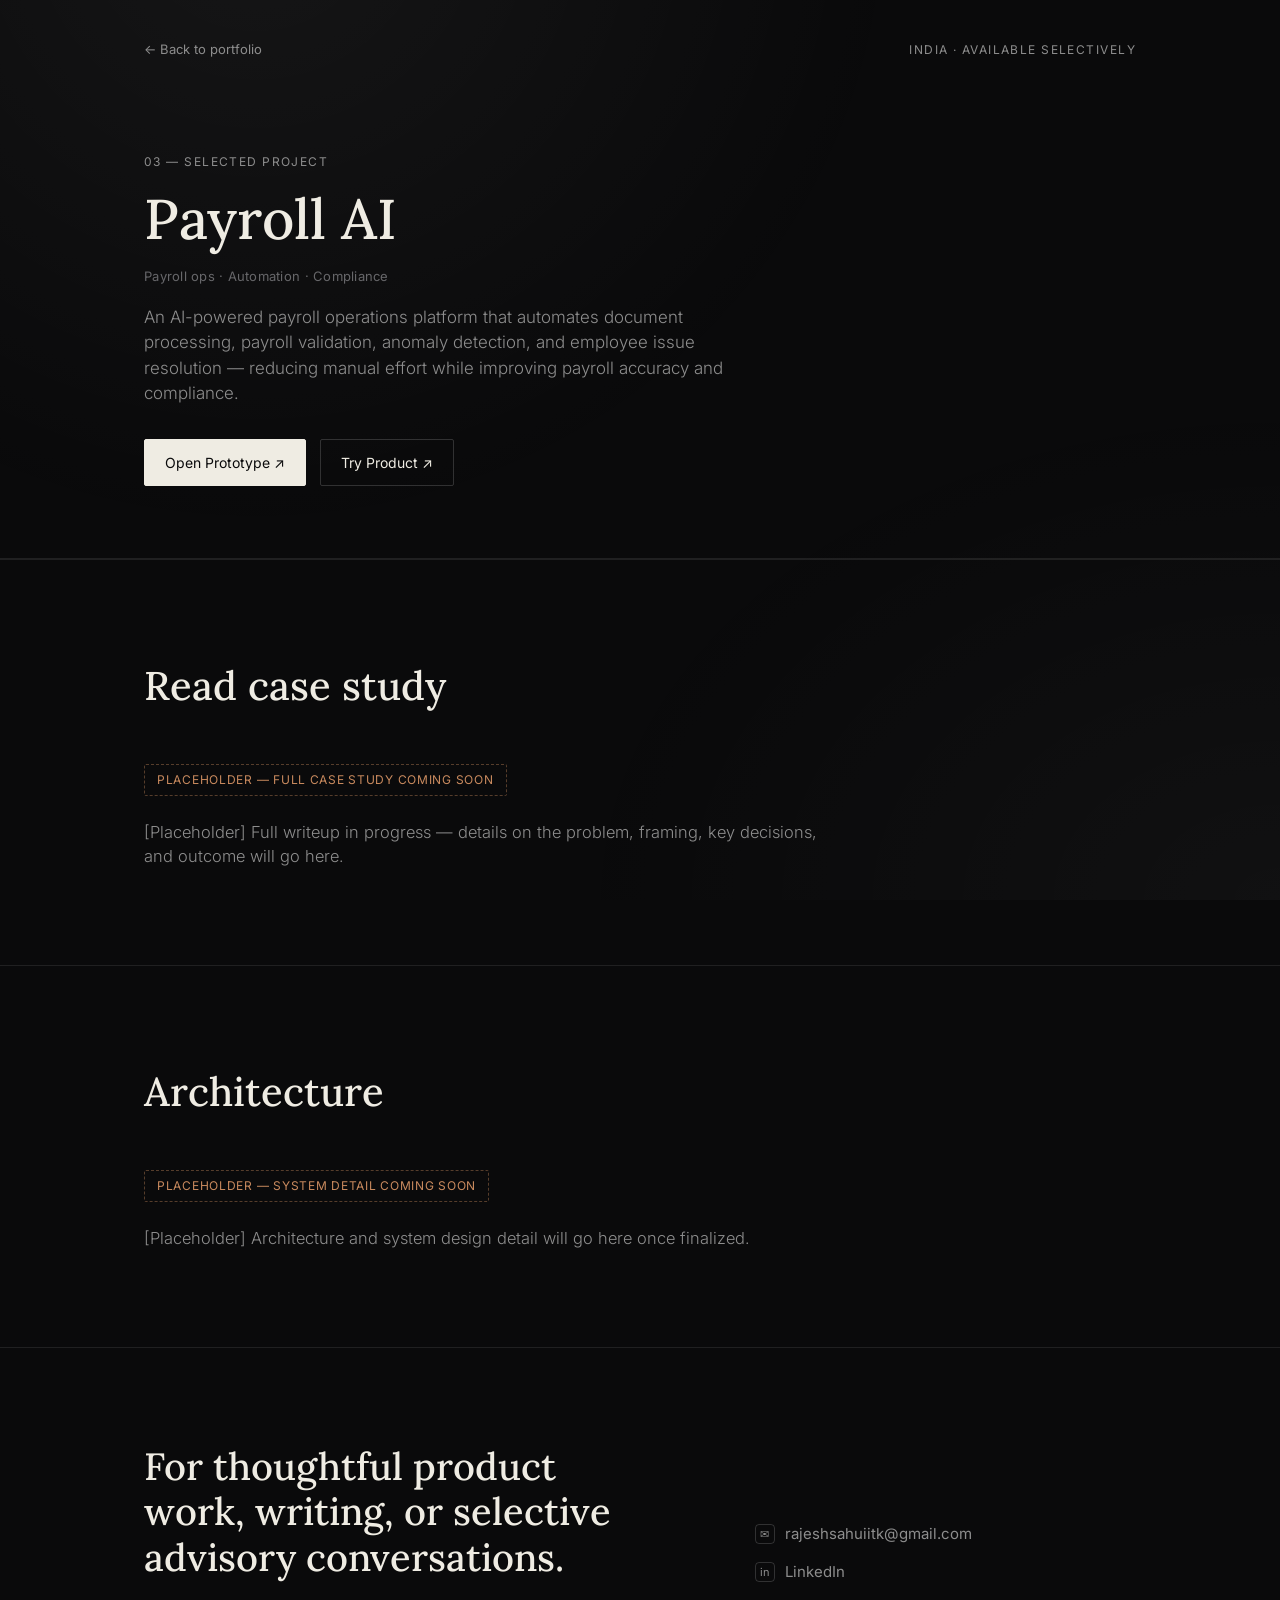
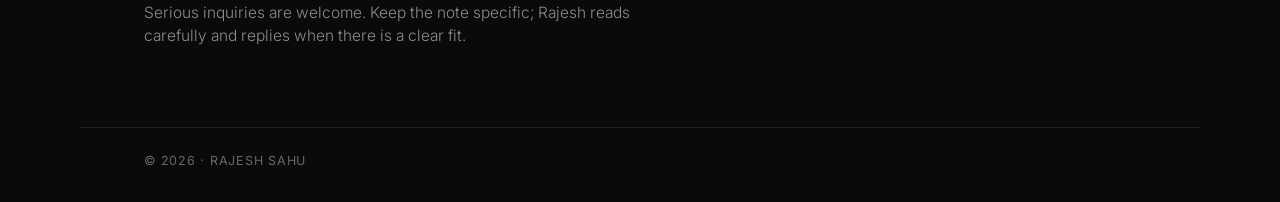
<file: payroll-ai.html>
<!DOCTYPE html>
<html lang="en">
<head>
<meta charset="UTF-8">
<meta name="viewport" content="width=device-width, initial-scale=1.0">
<title>Payroll AI — Rajesh Sahu</title>
<meta name="description" content="Case study: Payroll AI.">
<link rel="icon" href="../favicon.ico" sizes="any">
<link rel="apple-touch-icon" href="../apple-touch-icon.png">
<link rel="preconnect" href="https://fonts.googleapis.com">
<link rel="preconnect" href="https://fonts.gstatic.com" crossorigin>
<link href="https://fonts.googleapis.com/css2?family=Lora:ital,wght@0,400;0,500;0,600;1,400;1,500&family=Inter:wght@300;400;500;600&display=swap" rel="stylesheet">
<link rel="stylesheet" href="../styles.css">
</head>
<body>

  <div class="grain"></div>

  <header class="site-header">
    <div class="wrap header-inner">
      <a class="back-link" href="../index.html">← Back to portfolio</a>
      <span class="header-meta">India · Available selectively</span>
    </div>
  </header>

  <section class="project-hero">
    <div class="wrap">
      <span class="section-label">03 — Selected project</span>
      <h1 class="project-title">Payroll AI</h1>
      <p class="project-tags">Payroll ops · Automation · Compliance</p>
      <p class="project-oneliner">
        An AI-powered payroll operations platform that automates document processing, payroll validation, anomaly detection, and employee issue resolution — reducing manual effort while improving payroll accuracy and compliance.
      </p>
      <div class="cta-row">
        <a class="cta-button primary" href="#" target="_blank" rel="noopener">Open Prototype ↗</a>
        <a class="cta-button" href="#" target="_blank" rel="noopener">Try Product ↗</a>
      </div>
    </div>
  </section>

  <section class="section">
    <div class="wrap">
      <div class="section-head">
        <h2>Read case study</h2>
      </div>
      <div class="case-copy">
        <span class="placeholder-note">Placeholder — full case study coming soon</span>
        <p>[Placeholder] Full writeup in progress — details on the problem, framing, key decisions, and outcome will go here.</p>
      </div>
    </div>
  </section>

  <section class="section">
    <div class="wrap">
      <div class="section-head">
        <h2>Architecture</h2>
      </div>
      <div class="case-copy">
        <span class="placeholder-note">Placeholder — system detail coming soon</span>
        <p>[Placeholder] Architecture and system design detail will go here once finalized.</p>
      </div>
    </div>
  </section>

  <footer class="site-footer" id="contact">
    <div class="wrap footer-grid">
      <div class="footer-copy">
        <h2>For thoughtful product work, writing, or selective advisory conversations.</h2>
        <p>Serious inquiries are welcome. Keep the note specific; Rajesh reads carefully and replies when there is a clear fit.</p>
      </div>
      <div class="footer-contact">
        <a href="mailto:rajeshsahuiitk@gmail.com" class="contact-link">
          <span class="icon">✉</span> rajeshsahuiitk@gmail.com
        </a>
        <a href="https://www.linkedin.com/in/sahu-rajesh-160608/" target="_blank" rel="noopener" class="contact-link">
          <span class="icon">in</span> LinkedIn
        </a>
      </div>
    </div>
    <div class="wrap footer-bottom">
      <span>© 2026 · Rajesh Sahu</span>
    </div>
  </footer>

  <script src="../script.js"></script>
</body>
</html>
</file>
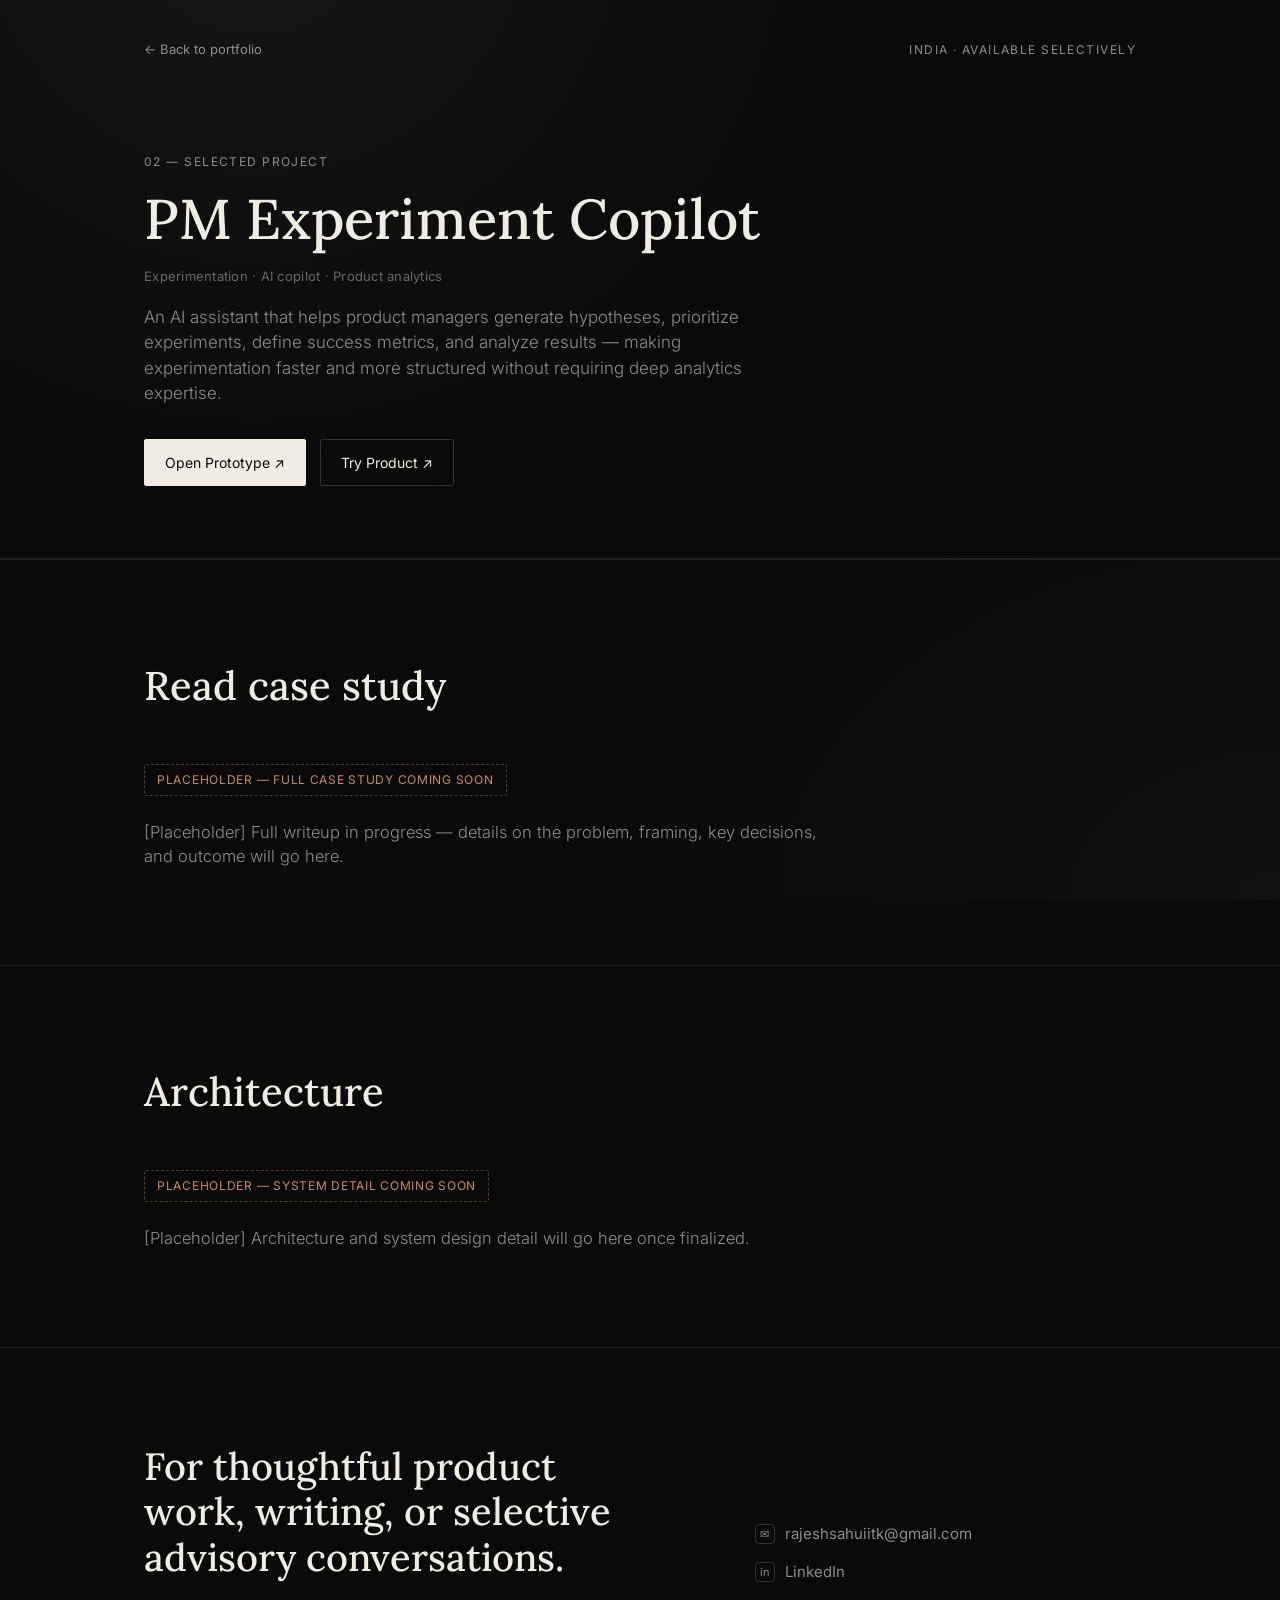
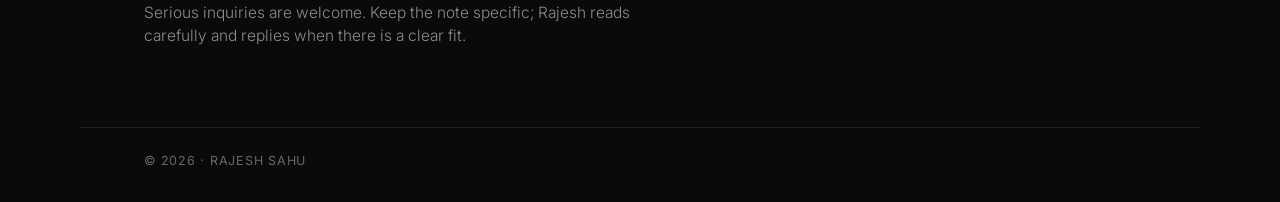
<file: pm-experiment-copilot.html>
<!DOCTYPE html>
<html lang="en">
<head>
<meta charset="UTF-8">
<meta name="viewport" content="width=device-width, initial-scale=1.0">
<title>PM Experiment Copilot — Rajesh Sahu</title>
<meta name="description" content="Case study: PM Experiment Copilot.">
<link rel="icon" href="../favicon.ico" sizes="any">
<link rel="apple-touch-icon" href="../apple-touch-icon.png">
<link rel="preconnect" href="https://fonts.googleapis.com">
<link rel="preconnect" href="https://fonts.gstatic.com" crossorigin>
<link href="https://fonts.googleapis.com/css2?family=Lora:ital,wght@0,400;0,500;0,600;1,400;1,500&family=Inter:wght@300;400;500;600&display=swap" rel="stylesheet">
<link rel="stylesheet" href="../styles.css">
</head>
<body>

  <div class="grain"></div>

  <header class="site-header">
    <div class="wrap header-inner">
      <a class="back-link" href="../index.html">← Back to portfolio</a>
      <span class="header-meta">India · Available selectively</span>
    </div>
  </header>

  <section class="project-hero">
    <div class="wrap">
      <span class="section-label">02 — Selected project</span>
      <h1 class="project-title">PM Experiment Copilot</h1>
      <p class="project-tags">Experimentation · AI copilot · Product analytics</p>
      <p class="project-oneliner">
        An AI assistant that helps product managers generate hypotheses, prioritize experiments, define success metrics, and analyze results — making experimentation faster and more structured without requiring deep analytics expertise.
      </p>
      <div class="cta-row">
        <a class="cta-button primary" href="#" target="_blank" rel="noopener">Open Prototype ↗</a>
        <a class="cta-button" href="#" target="_blank" rel="noopener">Try Product ↗</a>
      </div>
    </div>
  </section>

  <section class="section">
    <div class="wrap">
      <div class="section-head">
        <h2>Read case study</h2>
      </div>
      <div class="case-copy">
        <span class="placeholder-note">Placeholder — full case study coming soon</span>
        <p>[Placeholder] Full writeup in progress — details on the problem, framing, key decisions, and outcome will go here.</p>
      </div>
    </div>
  </section>

  <section class="section">
    <div class="wrap">
      <div class="section-head">
        <h2>Architecture</h2>
      </div>
      <div class="case-copy">
        <span class="placeholder-note">Placeholder — system detail coming soon</span>
        <p>[Placeholder] Architecture and system design detail will go here once finalized.</p>
      </div>
    </div>
  </section>

  <footer class="site-footer" id="contact">
    <div class="wrap footer-grid">
      <div class="footer-copy">
        <h2>For thoughtful product work, writing, or selective advisory conversations.</h2>
        <p>Serious inquiries are welcome. Keep the note specific; Rajesh reads carefully and replies when there is a clear fit.</p>
      </div>
      <div class="footer-contact">
        <a href="mailto:rajeshsahuiitk@gmail.com" class="contact-link">
          <span class="icon">✉</span> rajeshsahuiitk@gmail.com
        </a>
        <a href="https://www.linkedin.com/in/sahu-rajesh-160608/" target="_blank" rel="noopener" class="contact-link">
          <span class="icon">in</span> LinkedIn
        </a>
      </div>
    </div>
    <div class="wrap footer-bottom">
      <span>© 2026 · Rajesh Sahu</span>
    </div>
  </footer>

  <script src="../script.js"></script>
</body>
</html>
</file>
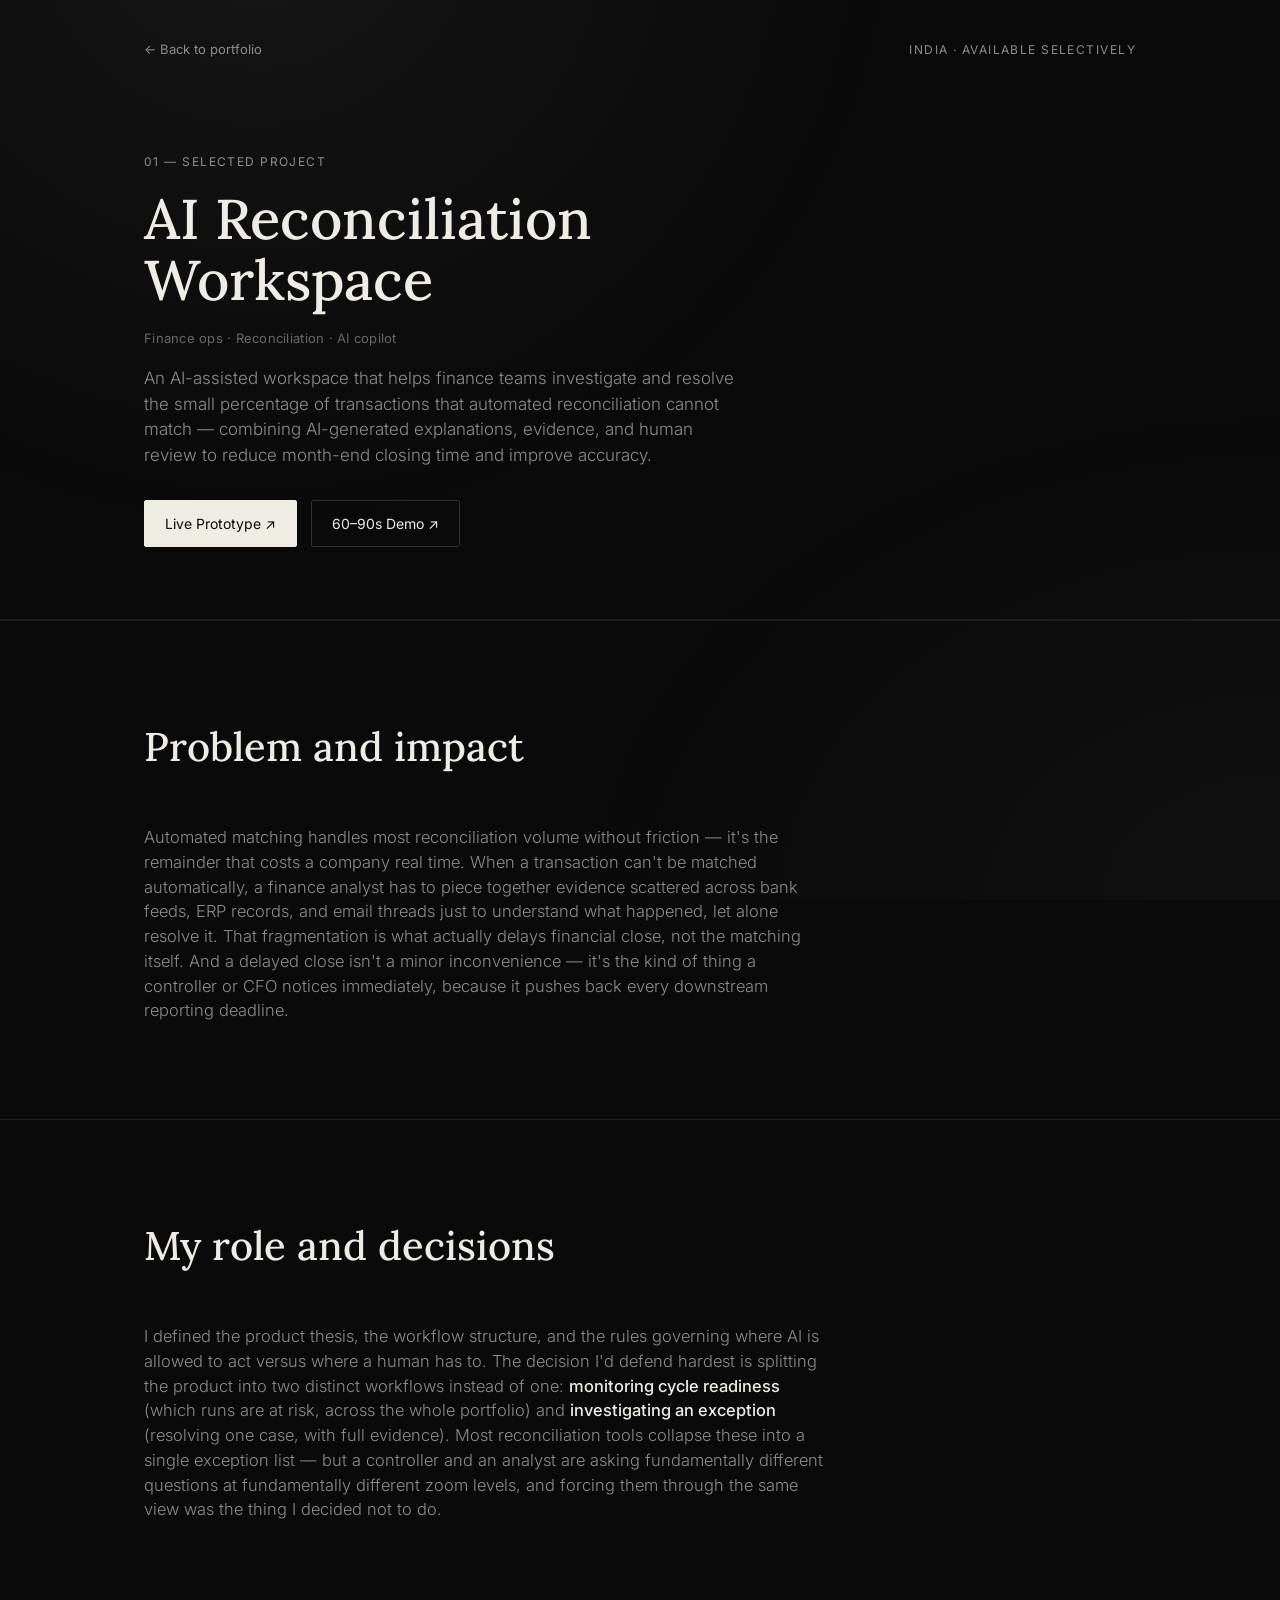
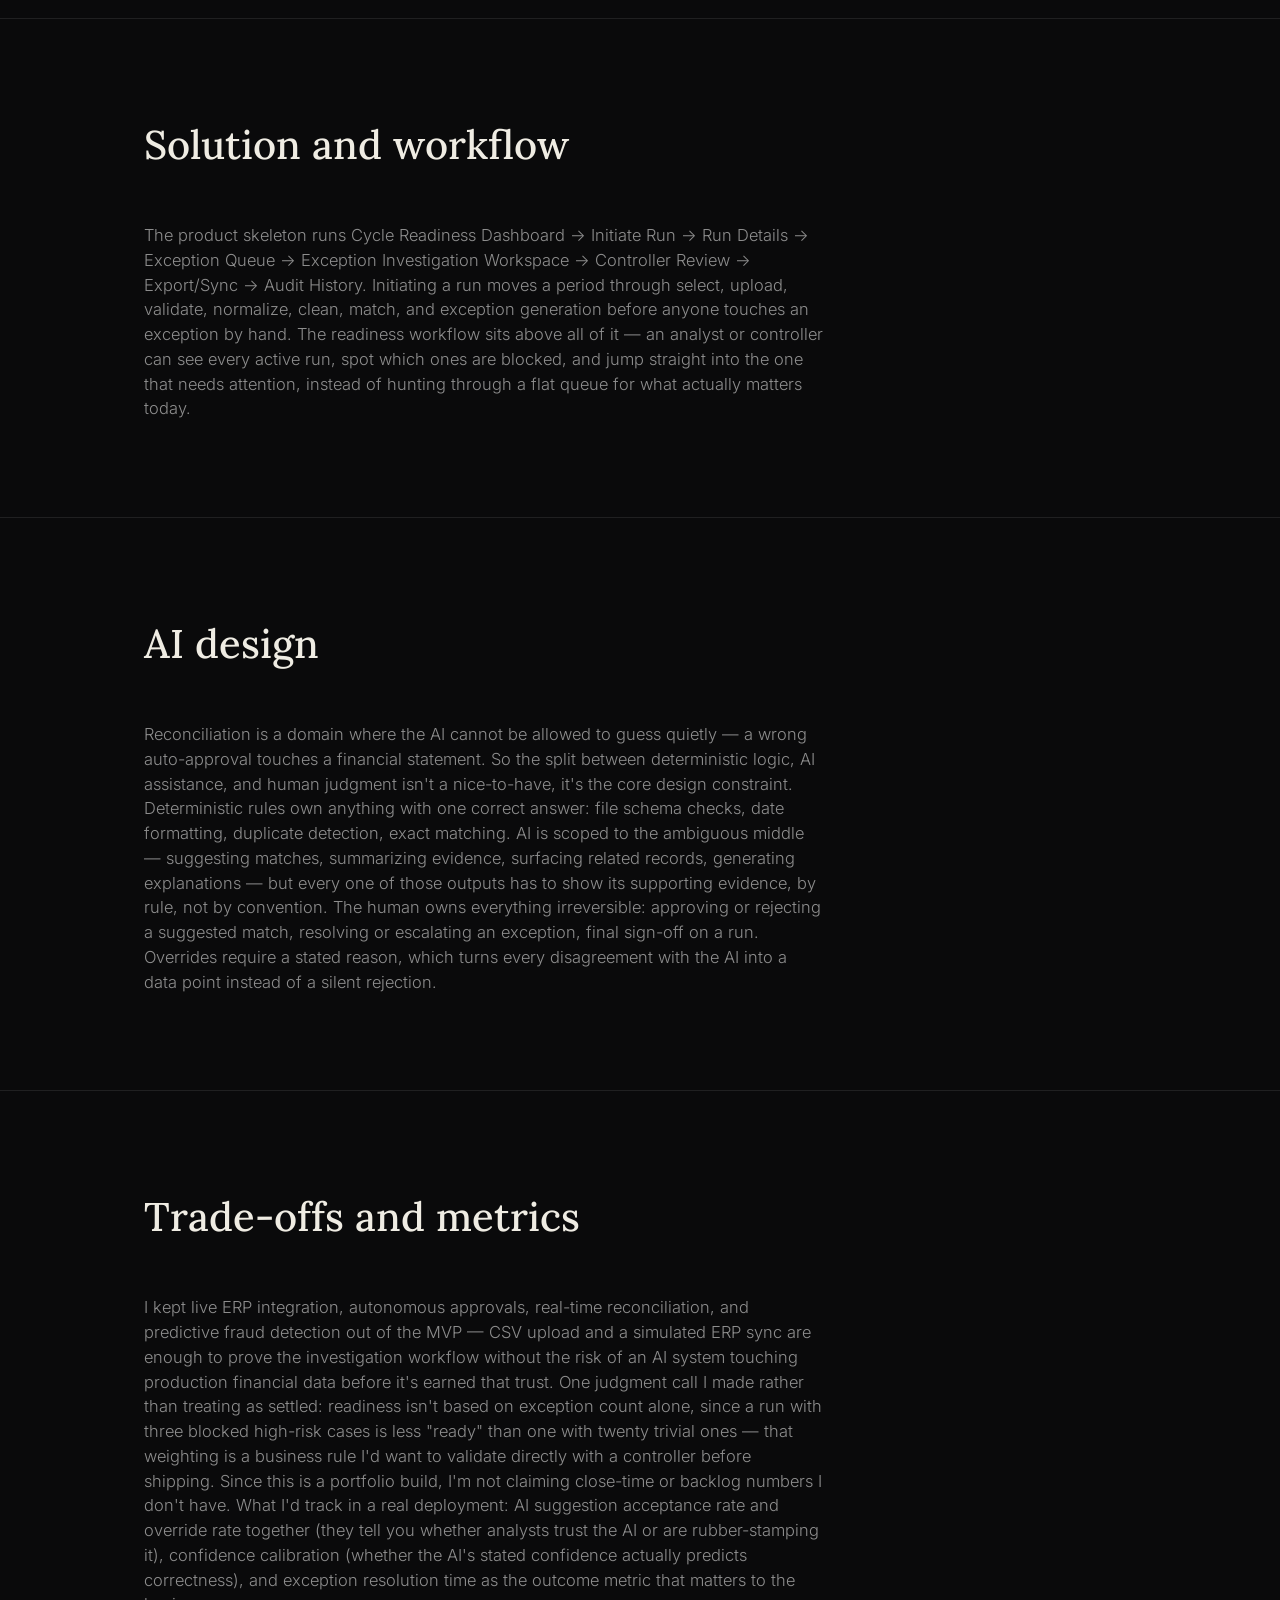
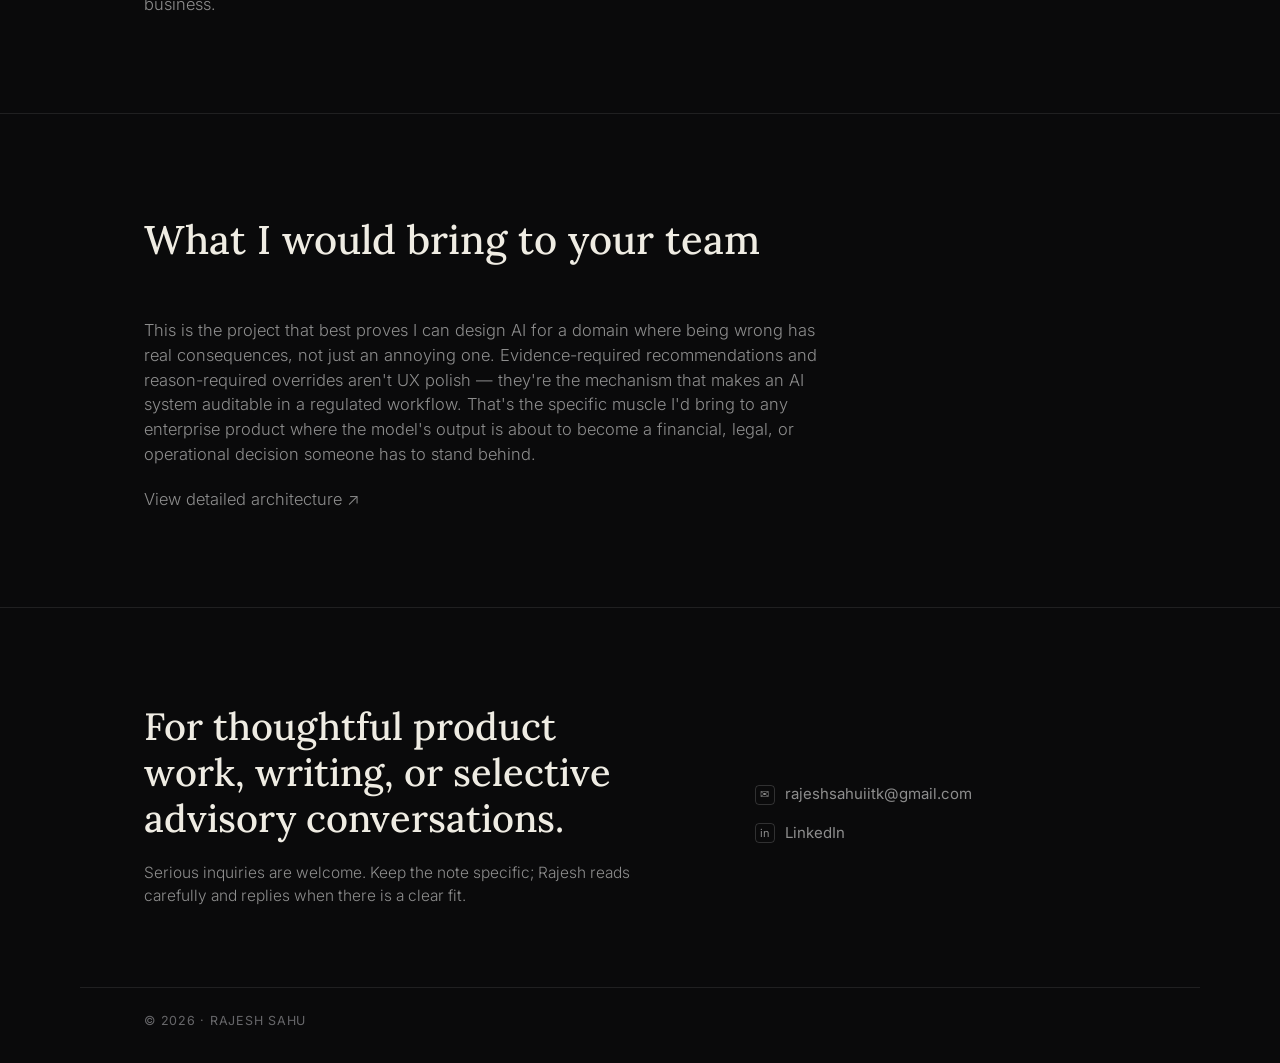
<file: projects/ai-reconciliation-workspace.html>
<!DOCTYPE html>
<html lang="en">
<head>
<meta charset="UTF-8">
<meta name="viewport" content="width=device-width, initial-scale=1.0">
<title>AI Reconciliation Workspace — Rajesh Sahu</title>
<meta name="description" content="Case study: an AI-assisted workspace for resolving unmatched finance reconciliation transactions.">
<link rel="icon" href="../favicon.ico" sizes="any">
<link rel="apple-touch-icon" href="../apple-touch-icon.png">
<link rel="preconnect" href="https://fonts.googleapis.com">
<link rel="preconnect" href="https://fonts.gstatic.com" crossorigin>
<link href="https://fonts.googleapis.com/css2?family=Lora:ital,wght@0,400;0,500;0,600;1,400;1,500&family=Inter:wght@300;400;500;600&display=swap" rel="stylesheet">
<link rel="stylesheet" href="../styles.css">
</head>
<body>

  <div class="grain"></div>

  <header class="site-header">
    <div class="wrap header-inner">
      <a class="back-link" href="../index.html">← Back to portfolio</a>
      <span class="header-meta">India · Available selectively</span>
    </div>
  </header>

  <section class="project-hero">
    <div class="wrap">
      <span class="section-label">01 — Selected project</span>
      <h1 class="project-title">AI Reconciliation Workspace</h1>
      <p class="project-tags">Finance ops · Reconciliation · AI copilot</p>
      <p class="project-oneliner">
        An AI-assisted workspace that helps finance teams investigate and resolve the small
        percentage of transactions that automated reconciliation cannot match — combining
        AI-generated explanations, evidence, and human review to reduce month-end closing time
        and improve accuracy.
      </p>
      <div class="cta-row">
        <a class="cta-button primary" href="https://ai-reconciliation-kappa.vercel.app/" target="_blank" rel="noopener">Live Prototype ↗</a>
        <a class="cta-button" href="#" target="_blank" rel="noopener">60–90s Demo ↗</a>
      </div>
    </div>
  </section>

  <section class="section">
    <div class="wrap">
      <div class="section-head">
        <h2>Problem and impact</h2>
      </div>
      <div class="case-copy">
        <p>Automated matching handles most reconciliation volume without friction — it's the remainder that costs a company real time. When a transaction can't be matched automatically, a finance analyst has to piece together evidence scattered across bank feeds, ERP records, and email threads just to understand what happened, let alone resolve it. That fragmentation is what actually delays financial close, not the matching itself. And a delayed close isn't a minor inconvenience — it's the kind of thing a controller or CFO notices immediately, because it pushes back every downstream reporting deadline.</p>
      </div>
    </div>
  </section>

  <section class="section">
    <div class="wrap">
      <div class="section-head">
        <h2>My role and decisions</h2>
      </div>
      <div class="case-copy">
        <p>I defined the product thesis, the workflow structure, and the rules governing where AI is allowed to act versus where a human has to. The decision I'd defend hardest is splitting the product into two distinct workflows instead of one: <strong>monitoring cycle readiness</strong> (which runs are at risk, across the whole portfolio) and <strong>investigating an exception</strong> (resolving one case, with full evidence). Most reconciliation tools collapse these into a single exception list — but a controller and an analyst are asking fundamentally different questions at fundamentally different zoom levels, and forcing them through the same view was the thing I decided not to do.</p>
      </div>
    </div>
  </section>

  <section class="section">
    <div class="wrap">
      <div class="section-head">
        <h2>Solution and workflow</h2>
      </div>
      <div class="case-copy">
        <p>The product skeleton runs Cycle Readiness Dashboard → Initiate Run → Run Details → Exception Queue → Exception Investigation Workspace → Controller Review → Export/Sync → Audit History. Initiating a run moves a period through select, upload, validate, normalize, clean, match, and exception generation before anyone touches an exception by hand. The readiness workflow sits above all of it — an analyst or controller can see every active run, spot which ones are blocked, and jump straight into the one that needs attention, instead of hunting through a flat queue for what actually matters today.</p>
      </div>
    </div>
  </section>

  <section class="section">
    <div class="wrap">
      <div class="section-head">
        <h2>AI design</h2>
      </div>
      <div class="case-copy">
        <p>Reconciliation is a domain where the AI cannot be allowed to guess quietly — a wrong auto-approval touches a financial statement. So the split between deterministic logic, AI assistance, and human judgment isn't a nice-to-have, it's the core design constraint. Deterministic rules own anything with one correct answer: file schema checks, date formatting, duplicate detection, exact matching. AI is scoped to the ambiguous middle — suggesting matches, summarizing evidence, surfacing related records, generating explanations — but every one of those outputs has to show its supporting evidence, by rule, not by convention. The human owns everything irreversible: approving or rejecting a suggested match, resolving or escalating an exception, final sign-off on a run. Overrides require a stated reason, which turns every disagreement with the AI into a data point instead of a silent rejection.</p>
      </div>
    </div>
  </section>

  <section class="section">
    <div class="wrap">
      <div class="section-head">
        <h2>Trade-offs and metrics</h2>
      </div>
      <div class="case-copy">
        <p>I kept live ERP integration, autonomous approvals, real-time reconciliation, and predictive fraud detection out of the MVP — CSV upload and a simulated ERP sync are enough to prove the investigation workflow without the risk of an AI system touching production financial data before it's earned that trust. One judgment call I made rather than treating as settled: readiness isn't based on exception count alone, since a run with three blocked high-risk cases is less "ready" than one with twenty trivial ones — that weighting is a business rule I'd want to validate directly with a controller before shipping. Since this is a portfolio build, I'm not claiming close-time or backlog numbers I don't have. What I'd track in a real deployment: AI suggestion acceptance rate and override rate together (they tell you whether analysts trust the AI or are rubber-stamping it), confidence calibration (whether the AI's stated confidence actually predicts correctness), and exception resolution time as the outcome metric that matters to the business.</p>
      </div>
    </div>
  </section>

  <section class="section">
    <div class="wrap">
      <div class="section-head">
        <h2>What I would bring to your team</h2>
      </div>
      <div class="case-copy">
        <p>This is the project that best proves I can design AI for a domain where being wrong has real consequences, not just an annoying one. Evidence-required recommendations and reason-required overrides aren't UX polish — they're the mechanism that makes an AI system auditable in a regulated workflow. That's the specific muscle I'd bring to any enterprise product where the model's output is about to become a financial, legal, or operational decision someone has to stand behind.</p>
        <p class="architecture-link"><a href="#" target="_blank" rel="noopener">View detailed architecture ↗</a></p>
      </div>
    </div>
  </section>

  <footer class="site-footer" id="contact">
    <div class="wrap footer-grid">
      <div class="footer-copy">
        <h2>For thoughtful product work, writing, or selective advisory conversations.</h2>
        <p>Serious inquiries are welcome. Keep the note specific; Rajesh reads carefully and replies when there is a clear fit.</p>
      </div>
      <div class="footer-contact">
        <a href="mailto:rajeshsahuiitk@gmail.com" class="contact-link">
          <span class="icon">✉</span> rajeshsahuiitk@gmail.com
        </a>
        <a href="https://www.linkedin.com/in/sahu-rajesh-160608/" target="_blank" rel="noopener" class="contact-link">
          <span class="icon">in</span> LinkedIn
        </a>
      </div>
    </div>
    <div class="wrap footer-bottom">
      <span>© 2026 · Rajesh Sahu</span>
    </div>
  </footer>

  <script src="../script.js"></script>
</body>
</html>
</file>
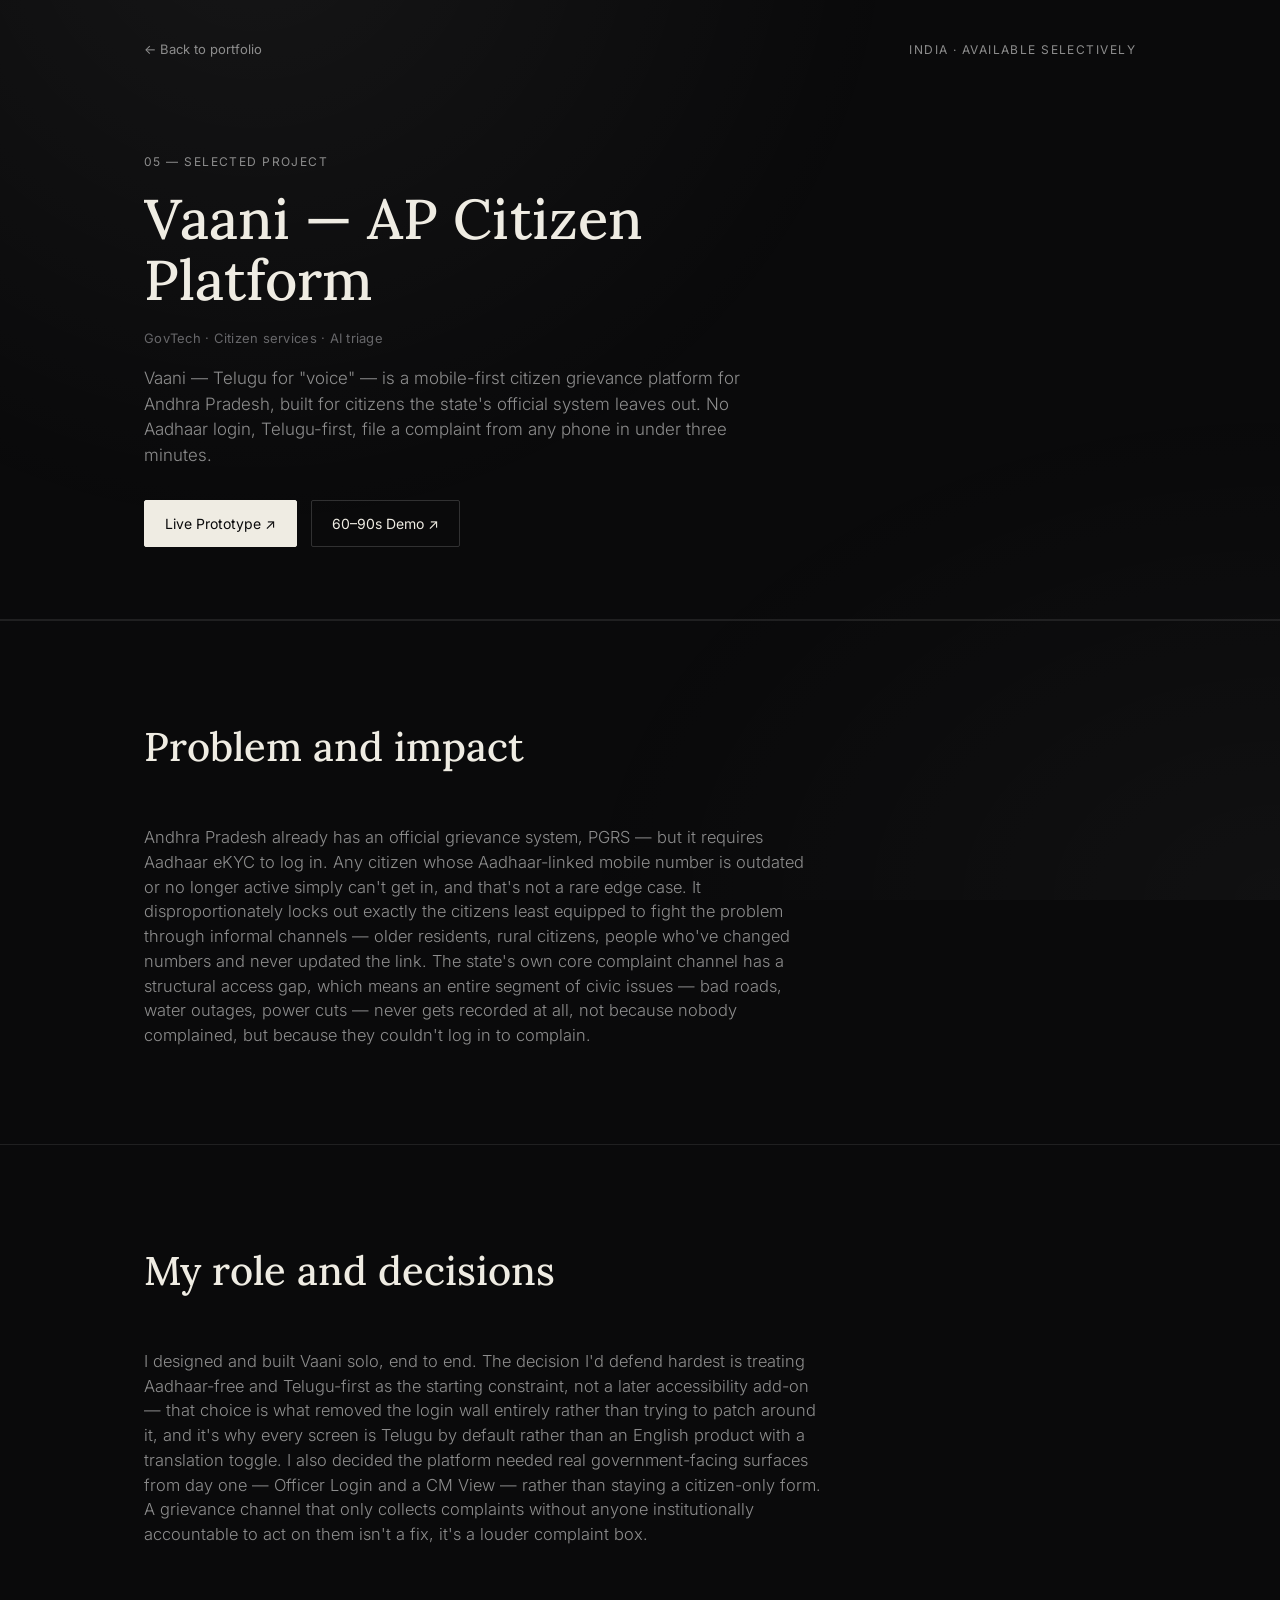
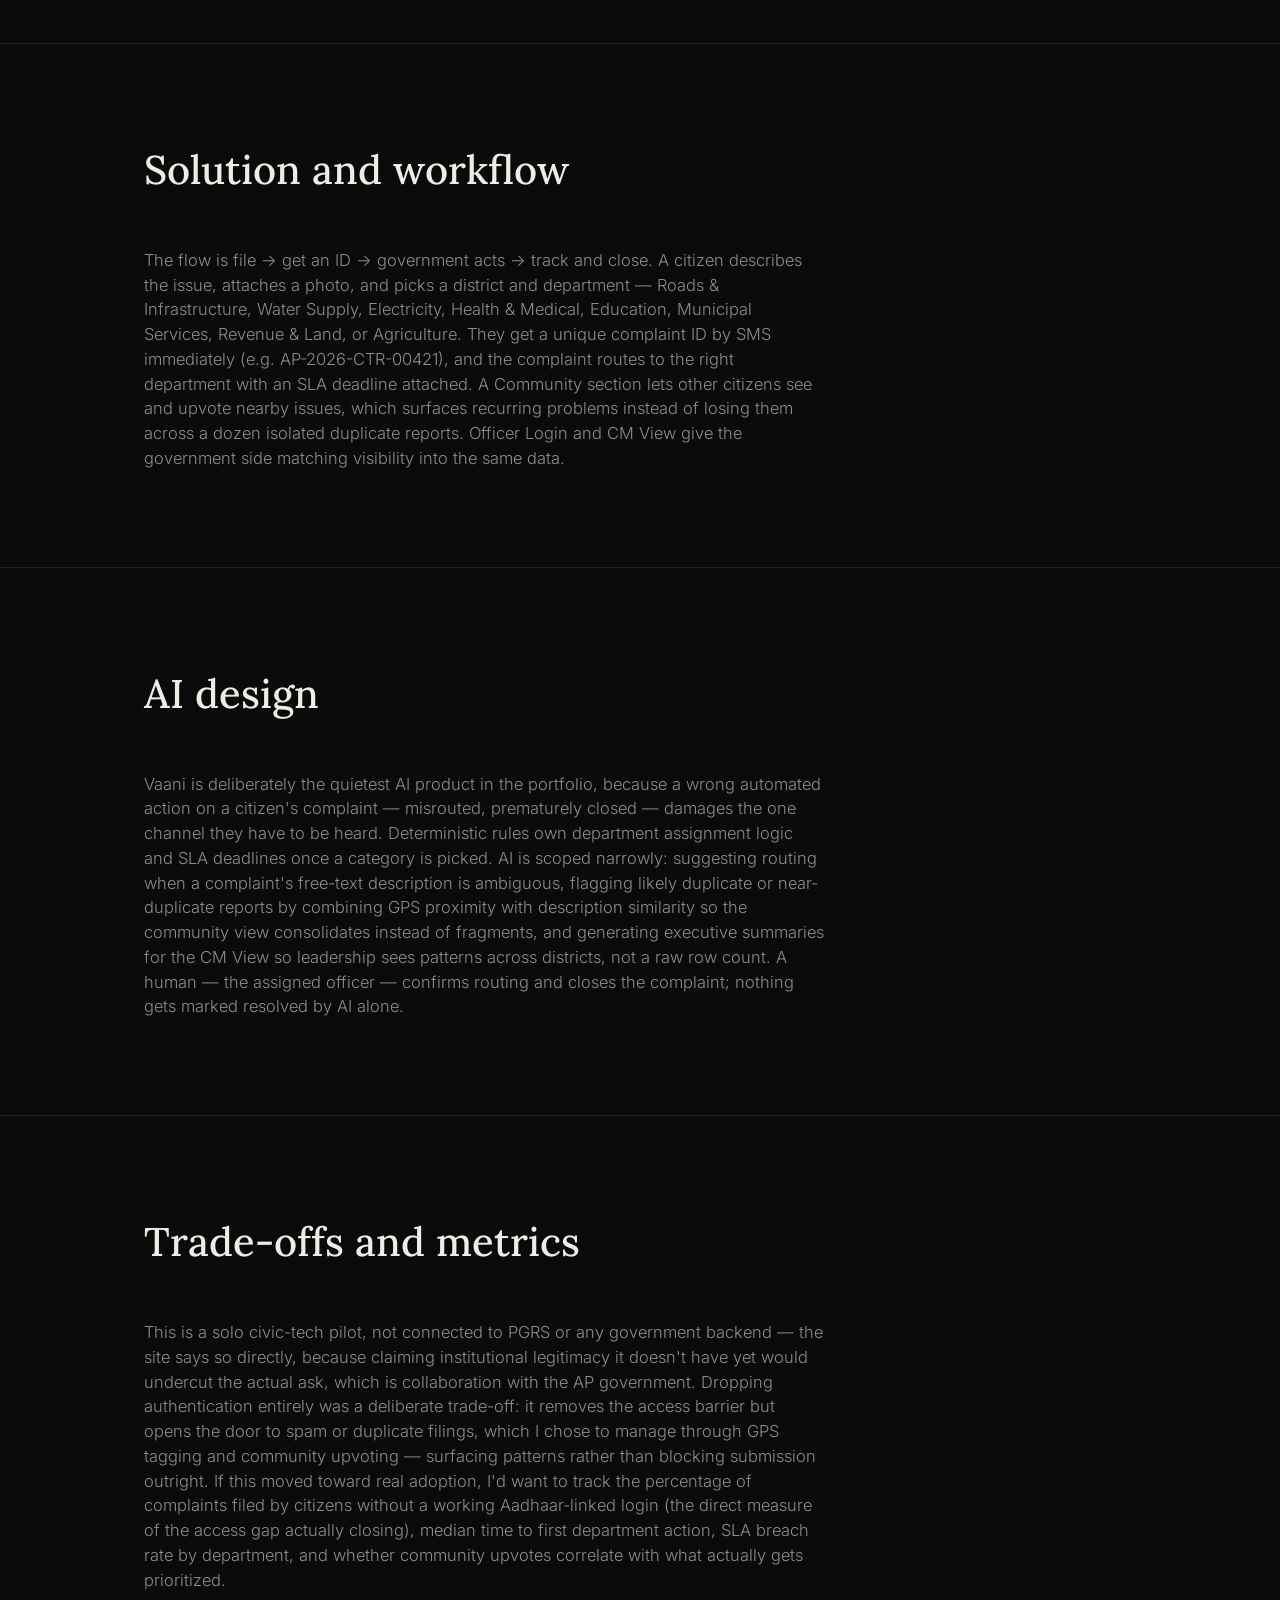
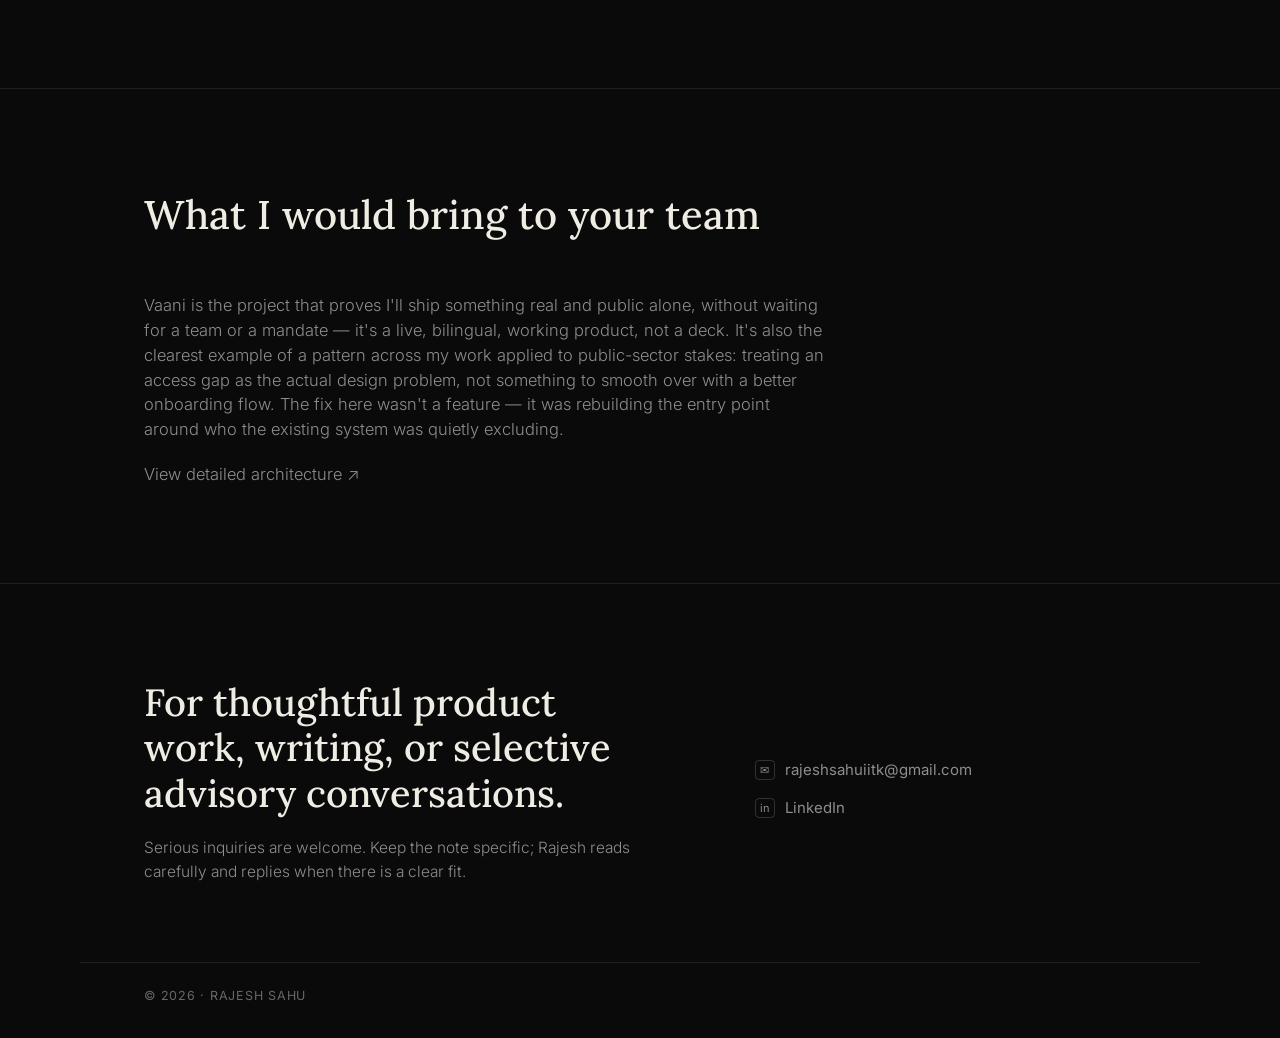
<file: projects/ap-citizen-platform.html>
<!DOCTYPE html>
<html lang="en">
<head>
<meta charset="UTF-8">
<meta name="viewport" content="width=device-width, initial-scale=1.0">
<title>Vaani — AP Citizen Platform — Rajesh Sahu</title>
<meta name="description" content="Case study: Vaani, a mobile-first, Aadhaar-free citizen grievance platform for Andhra Pradesh.">
<link rel="icon" href="../favicon.ico" sizes="any">
<link rel="apple-touch-icon" href="../apple-touch-icon.png">
<link rel="preconnect" href="https://fonts.googleapis.com">
<link rel="preconnect" href="https://fonts.gstatic.com" crossorigin>
<link href="https://fonts.googleapis.com/css2?family=Lora:ital,wght@0,400;0,500;0,600;1,400;1,500&family=Inter:wght@300;400;500;600&display=swap" rel="stylesheet">
<link rel="stylesheet" href="../styles.css">
</head>
<body>

  <div class="grain"></div>

  <header class="site-header">
    <div class="wrap header-inner">
      <a class="back-link" href="../index.html">← Back to portfolio</a>
      <span class="header-meta">India · Available selectively</span>
    </div>
  </header>

  <section class="project-hero">
    <div class="wrap">
      <span class="section-label">05 — Selected project</span>
      <h1 class="project-title">Vaani — AP Citizen Platform</h1>
      <p class="project-tags">GovTech · Citizen services · AI triage</p>
      <p class="project-oneliner">
        Vaani — Telugu for "voice" — is a mobile-first citizen grievance platform for Andhra
        Pradesh, built for citizens the state's official system leaves out. No Aadhaar login,
        Telugu-first, file a complaint from any phone in under three minutes.
      </p>
      <div class="cta-row">
        <a class="cta-button primary" href="https://vaani-ecru.vercel.app/" target="_blank" rel="noopener">Live Prototype ↗</a>
        <a class="cta-button" href="#" target="_blank" rel="noopener">60–90s Demo ↗</a>
      </div>
    </div>
  </section>

  <section class="section">
    <div class="wrap">
      <div class="section-head">
        <h2>Problem and impact</h2>
      </div>
      <div class="case-copy">
        <p>Andhra Pradesh already has an official grievance system, PGRS — but it requires Aadhaar eKYC to log in. Any citizen whose Aadhaar-linked mobile number is outdated or no longer active simply can't get in, and that's not a rare edge case. It disproportionately locks out exactly the citizens least equipped to fight the problem through informal channels — older residents, rural citizens, people who've changed numbers and never updated the link. The state's own core complaint channel has a structural access gap, which means an entire segment of civic issues — bad roads, water outages, power cuts — never gets recorded at all, not because nobody complained, but because they couldn't log in to complain.</p>
      </div>
    </div>
  </section>

  <section class="section">
    <div class="wrap">
      <div class="section-head">
        <h2>My role and decisions</h2>
      </div>
      <div class="case-copy">
        <p>I designed and built Vaani solo, end to end. The decision I'd defend hardest is treating Aadhaar-free and Telugu-first as the starting constraint, not a later accessibility add-on — that choice is what removed the login wall entirely rather than trying to patch around it, and it's why every screen is Telugu by default rather than an English product with a translation toggle. I also decided the platform needed real government-facing surfaces from day one — Officer Login and a CM View — rather than staying a citizen-only form. A grievance channel that only collects complaints without anyone institutionally accountable to act on them isn't a fix, it's a louder complaint box.</p>
      </div>
    </div>
  </section>

  <section class="section">
    <div class="wrap">
      <div class="section-head">
        <h2>Solution and workflow</h2>
      </div>
      <div class="case-copy">
        <p>The flow is file → get an ID → government acts → track and close. A citizen describes the issue, attaches a photo, and picks a district and department — Roads & Infrastructure, Water Supply, Electricity, Health & Medical, Education, Municipal Services, Revenue & Land, or Agriculture. They get a unique complaint ID by SMS immediately (e.g. AP-2026-CTR-00421), and the complaint routes to the right department with an SLA deadline attached. A Community section lets other citizens see and upvote nearby issues, which surfaces recurring problems instead of losing them across a dozen isolated duplicate reports. Officer Login and CM View give the government side matching visibility into the same data.</p>
      </div>
    </div>
  </section>

  <section class="section">
    <div class="wrap">
      <div class="section-head">
        <h2>AI design</h2>
      </div>
      <div class="case-copy">
        <p>Vaani is deliberately the quietest AI product in the portfolio, because a wrong automated action on a citizen's complaint — misrouted, prematurely closed — damages the one channel they have to be heard. Deterministic rules own department assignment logic and SLA deadlines once a category is picked. AI is scoped narrowly: suggesting routing when a complaint's free-text description is ambiguous, flagging likely duplicate or near-duplicate reports by combining GPS proximity with description similarity so the community view consolidates instead of fragments, and generating executive summaries for the CM View so leadership sees patterns across districts, not a raw row count. A human — the assigned officer — confirms routing and closes the complaint; nothing gets marked resolved by AI alone.</p>
      </div>
    </div>
  </section>

  <section class="section">
    <div class="wrap">
      <div class="section-head">
        <h2>Trade-offs and metrics</h2>
      </div>
      <div class="case-copy">
        <p>This is a solo civic-tech pilot, not connected to PGRS or any government backend — the site says so directly, because claiming institutional legitimacy it doesn't have yet would undercut the actual ask, which is collaboration with the AP government. Dropping authentication entirely was a deliberate trade-off: it removes the access barrier but opens the door to spam or duplicate filings, which I chose to manage through GPS tagging and community upvoting — surfacing patterns rather than blocking submission outright. If this moved toward real adoption, I'd want to track the percentage of complaints filed by citizens without a working Aadhaar-linked login (the direct measure of the access gap actually closing), median time to first department action, SLA breach rate by department, and whether community upvotes correlate with what actually gets prioritized.</p>
      </div>
    </div>
  </section>

  <section class="section">
    <div class="wrap">
      <div class="section-head">
        <h2>What I would bring to your team</h2>
      </div>
      <div class="case-copy">
        <p>Vaani is the project that proves I'll ship something real and public alone, without waiting for a team or a mandate — it's a live, bilingual, working product, not a deck. It's also the clearest example of a pattern across my work applied to public-sector stakes: treating an access gap as the actual design problem, not something to smooth over with a better onboarding flow. The fix here wasn't a feature — it was rebuilding the entry point around who the existing system was quietly excluding.</p>
        <p class="architecture-link"><a href="#" target="_blank" rel="noopener">View detailed architecture ↗</a></p>
      </div>
    </div>
  </section>

  <footer class="site-footer" id="contact">
    <div class="wrap footer-grid">
      <div class="footer-copy">
        <h2>For thoughtful product work, writing, or selective advisory conversations.</h2>
        <p>Serious inquiries are welcome. Keep the note specific; Rajesh reads carefully and replies when there is a clear fit.</p>
      </div>
      <div class="footer-contact">
        <a href="mailto:rajeshsahuiitk@gmail.com" class="contact-link">
          <span class="icon">✉</span> rajeshsahuiitk@gmail.com
        </a>
        <a href="https://www.linkedin.com/in/sahu-rajesh-160608/" target="_blank" rel="noopener" class="contact-link">
          <span class="icon">in</span> LinkedIn
        </a>
      </div>
    </div>
    <div class="wrap footer-bottom">
      <span>© 2026 · Rajesh Sahu</span>
    </div>
  </footer>

  <script src="../script.js"></script>
</body>
</html>
</file>
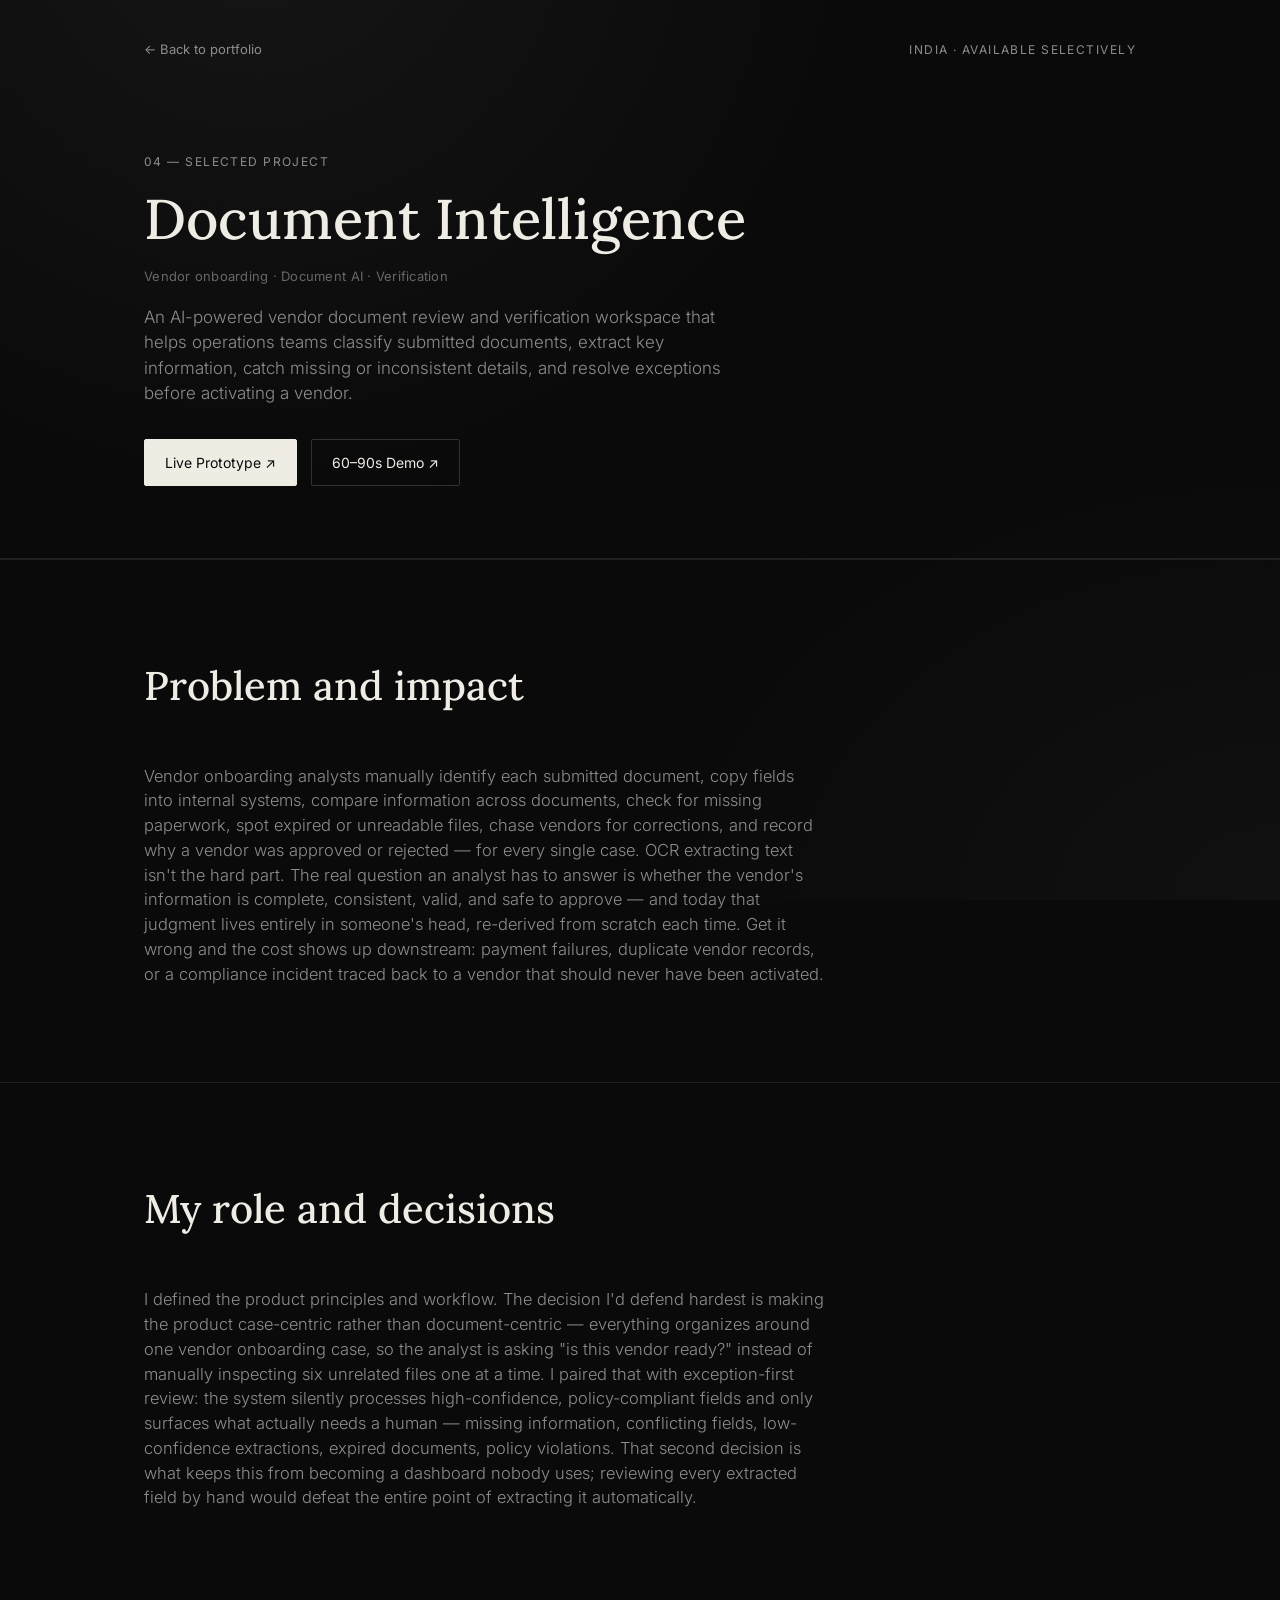
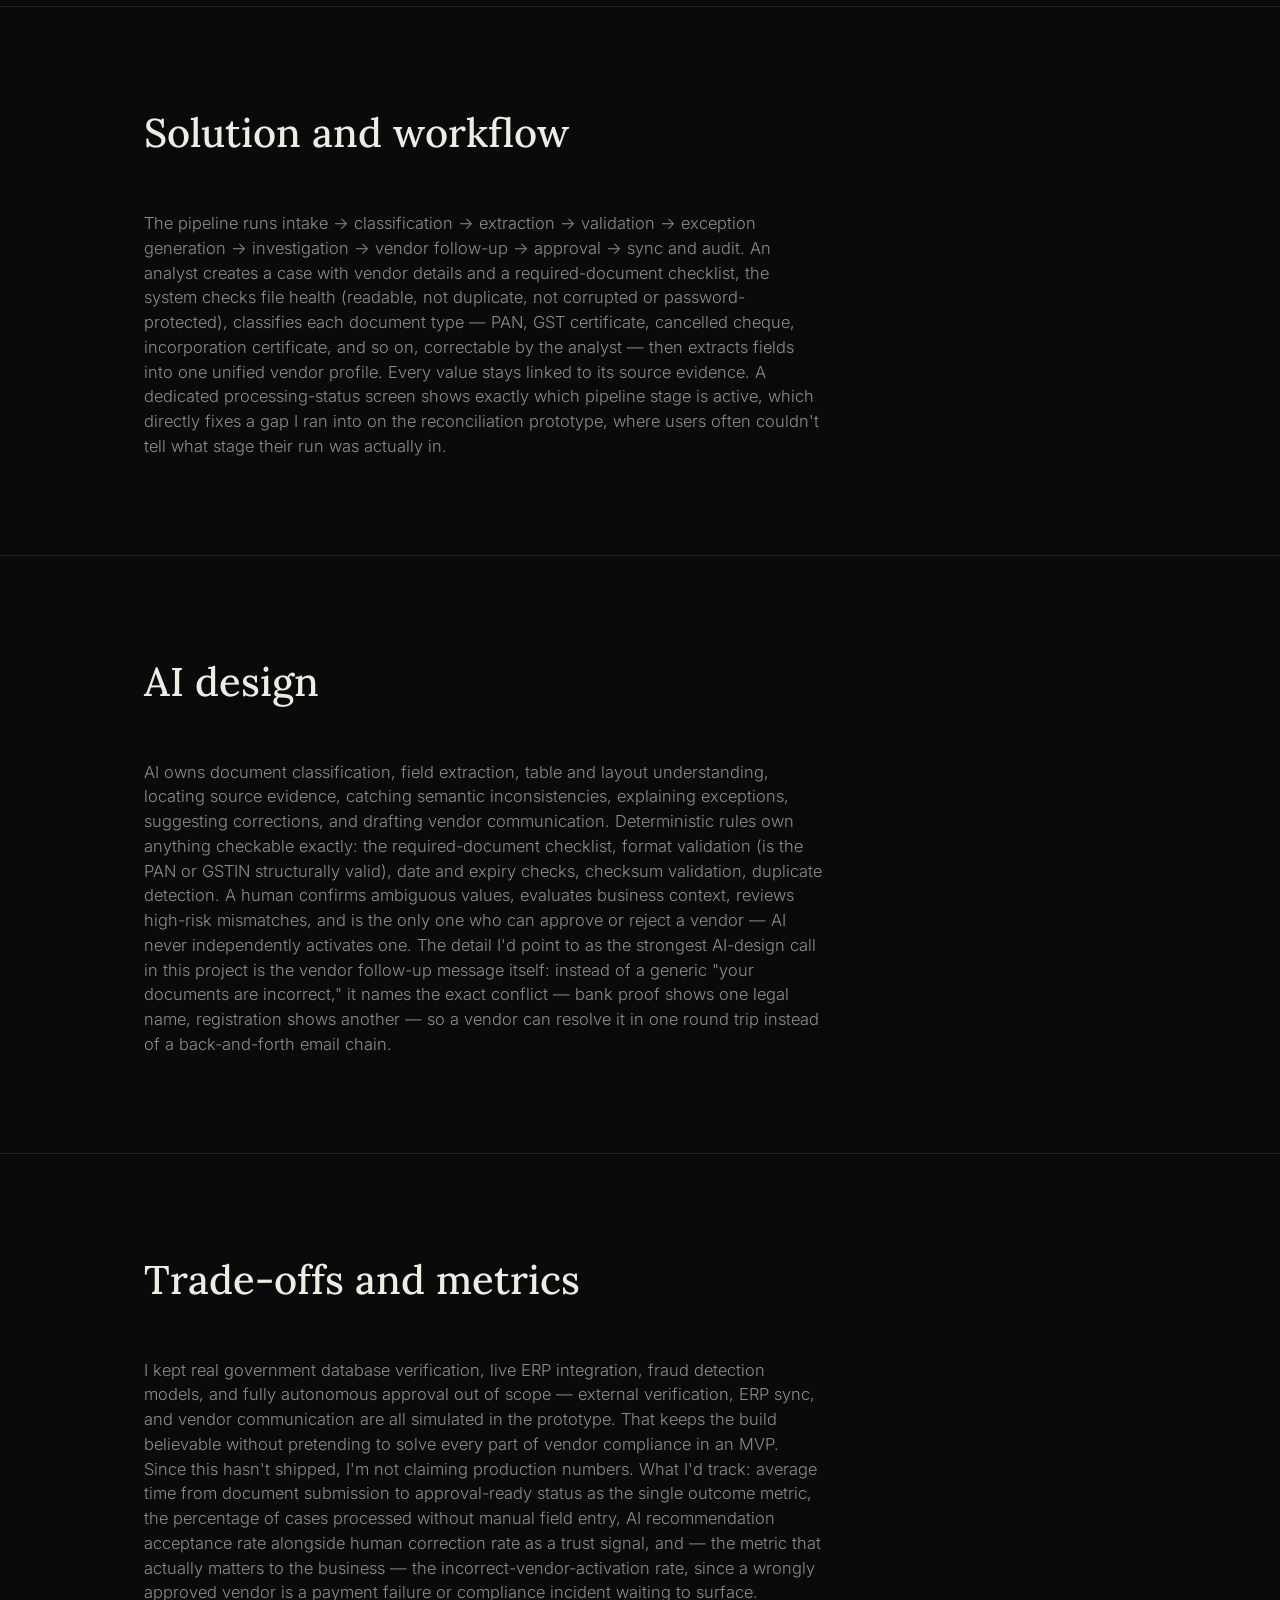
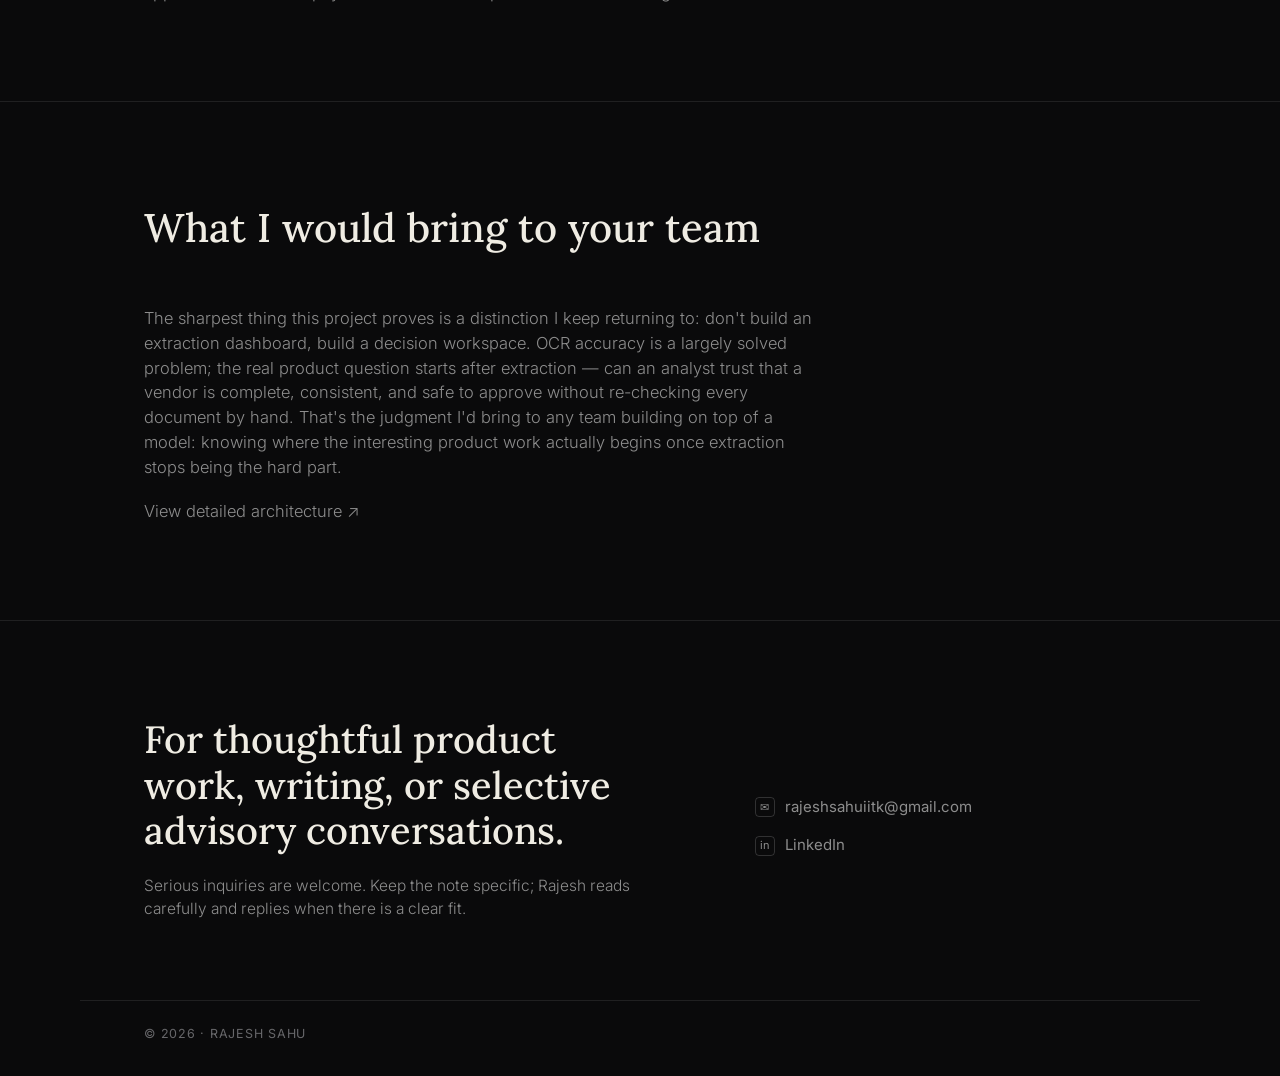
<file: projects/document-intelligence.html>
<!DOCTYPE html>
<html lang="en">
<head>
<meta charset="UTF-8">
<meta name="viewport" content="width=device-width, initial-scale=1.0">
<title>Document Intelligence — Rajesh Sahu</title>
<meta name="description" content="Case study: Document Intelligence, an AI-powered vendor document review and verification workspace.">
<link rel="icon" href="../favicon.ico" sizes="any">
<link rel="apple-touch-icon" href="../apple-touch-icon.png">
<link rel="preconnect" href="https://fonts.googleapis.com">
<link rel="preconnect" href="https://fonts.gstatic.com" crossorigin>
<link href="https://fonts.googleapis.com/css2?family=Lora:ital,wght@0,400;0,500;0,600;1,400;1,500&family=Inter:wght@300;400;500;600&display=swap" rel="stylesheet">
<link rel="stylesheet" href="../styles.css">
</head>
<body>

  <div class="grain"></div>

  <header class="site-header">
    <div class="wrap header-inner">
      <a class="back-link" href="../index.html">← Back to portfolio</a>
      <span class="header-meta">India · Available selectively</span>
    </div>
  </header>

  <section class="project-hero">
    <div class="wrap">
      <span class="section-label">04 — Selected project</span>
      <h1 class="project-title">Document Intelligence</h1>
      <p class="project-tags">Vendor onboarding · Document AI · Verification</p>
      <p class="project-oneliner">
        An AI-powered vendor document review and verification workspace that helps operations
        teams classify submitted documents, extract key information, catch missing or
        inconsistent details, and resolve exceptions before activating a vendor.
      </p>
      <div class="cta-row">
        <a class="cta-button primary" href="https://document-intelligence-nine.vercel.app/" target="_blank" rel="noopener">Live Prototype ↗</a>
        <a class="cta-button" href="#" target="_blank" rel="noopener">60–90s Demo ↗</a>
      </div>
    </div>
  </section>

  <section class="section">
    <div class="wrap">
      <div class="section-head">
        <h2>Problem and impact</h2>
      </div>
      <div class="case-copy">
        <p>Vendor onboarding analysts manually identify each submitted document, copy fields into internal systems, compare information across documents, check for missing paperwork, spot expired or unreadable files, chase vendors for corrections, and record why a vendor was approved or rejected — for every single case. OCR extracting text isn't the hard part. The real question an analyst has to answer is whether the vendor's information is complete, consistent, valid, and safe to approve — and today that judgment lives entirely in someone's head, re-derived from scratch each time. Get it wrong and the cost shows up downstream: payment failures, duplicate vendor records, or a compliance incident traced back to a vendor that should never have been activated.</p>
      </div>
    </div>
  </section>

  <section class="section">
    <div class="wrap">
      <div class="section-head">
        <h2>My role and decisions</h2>
      </div>
      <div class="case-copy">
        <p>I defined the product principles and workflow. The decision I'd defend hardest is making the product case-centric rather than document-centric — everything organizes around one vendor onboarding case, so the analyst is asking "is this vendor ready?" instead of manually inspecting six unrelated files one at a time. I paired that with exception-first review: the system silently processes high-confidence, policy-compliant fields and only surfaces what actually needs a human — missing information, conflicting fields, low-confidence extractions, expired documents, policy violations. That second decision is what keeps this from becoming a dashboard nobody uses; reviewing every extracted field by hand would defeat the entire point of extracting it automatically.</p>
      </div>
    </div>
  </section>

  <section class="section">
    <div class="wrap">
      <div class="section-head">
        <h2>Solution and workflow</h2>
      </div>
      <div class="case-copy">
        <p>The pipeline runs intake → classification → extraction → validation → exception generation → investigation → vendor follow-up → approval → sync and audit. An analyst creates a case with vendor details and a required-document checklist, the system checks file health (readable, not duplicate, not corrupted or password-protected), classifies each document type — PAN, GST certificate, cancelled cheque, incorporation certificate, and so on, correctable by the analyst — then extracts fields into one unified vendor profile. Every value stays linked to its source evidence. A dedicated processing-status screen shows exactly which pipeline stage is active, which directly fixes a gap I ran into on the reconciliation prototype, where users often couldn't tell what stage their run was actually in.</p>
      </div>
    </div>
  </section>

  <section class="section">
    <div class="wrap">
      <div class="section-head">
        <h2>AI design</h2>
      </div>
      <div class="case-copy">
        <p>AI owns document classification, field extraction, table and layout understanding, locating source evidence, catching semantic inconsistencies, explaining exceptions, suggesting corrections, and drafting vendor communication. Deterministic rules own anything checkable exactly: the required-document checklist, format validation (is the PAN or GSTIN structurally valid), date and expiry checks, checksum validation, duplicate detection. A human confirms ambiguous values, evaluates business context, reviews high-risk mismatches, and is the only one who can approve or reject a vendor — AI never independently activates one. The detail I'd point to as the strongest AI-design call in this project is the vendor follow-up message itself: instead of a generic "your documents are incorrect," it names the exact conflict — bank proof shows one legal name, registration shows another — so a vendor can resolve it in one round trip instead of a back-and-forth email chain.</p>
      </div>
    </div>
  </section>

  <section class="section">
    <div class="wrap">
      <div class="section-head">
        <h2>Trade-offs and metrics</h2>
      </div>
      <div class="case-copy">
        <p>I kept real government database verification, live ERP integration, fraud detection models, and fully autonomous approval out of scope — external verification, ERP sync, and vendor communication are all simulated in the prototype. That keeps the build believable without pretending to solve every part of vendor compliance in an MVP. Since this hasn't shipped, I'm not claiming production numbers. What I'd track: average time from document submission to approval-ready status as the single outcome metric, the percentage of cases processed without manual field entry, AI recommendation acceptance rate alongside human correction rate as a trust signal, and — the metric that actually matters to the business — the incorrect-vendor-activation rate, since a wrongly approved vendor is a payment failure or compliance incident waiting to surface.</p>
      </div>
    </div>
  </section>

  <section class="section">
    <div class="wrap">
      <div class="section-head">
        <h2>What I would bring to your team</h2>
      </div>
      <div class="case-copy">
        <p>The sharpest thing this project proves is a distinction I keep returning to: don't build an extraction dashboard, build a decision workspace. OCR accuracy is a largely solved problem; the real product question starts after extraction — can an analyst trust that a vendor is complete, consistent, and safe to approve without re-checking every document by hand. That's the judgment I'd bring to any team building on top of a model: knowing where the interesting product work actually begins once extraction stops being the hard part.</p>
        <p class="architecture-link"><a href="#" target="_blank" rel="noopener">View detailed architecture ↗</a></p>
      </div>
    </div>
  </section>

  <footer class="site-footer" id="contact">
    <div class="wrap footer-grid">
      <div class="footer-copy">
        <h2>For thoughtful product work, writing, or selective advisory conversations.</h2>
        <p>Serious inquiries are welcome. Keep the note specific; Rajesh reads carefully and replies when there is a clear fit.</p>
      </div>
      <div class="footer-contact">
        <a href="mailto:rajeshsahuiitk@gmail.com" class="contact-link">
          <span class="icon">✉</span> rajeshsahuiitk@gmail.com
        </a>
        <a href="https://www.linkedin.com/in/sahu-rajesh-160608/" target="_blank" rel="noopener" class="contact-link">
          <span class="icon">in</span> LinkedIn
        </a>
      </div>
    </div>
    <div class="wrap footer-bottom">
      <span>© 2026 · Rajesh Sahu</span>
    </div>
  </footer>

  <script src="../script.js"></script>
</body>
</html>
</file>
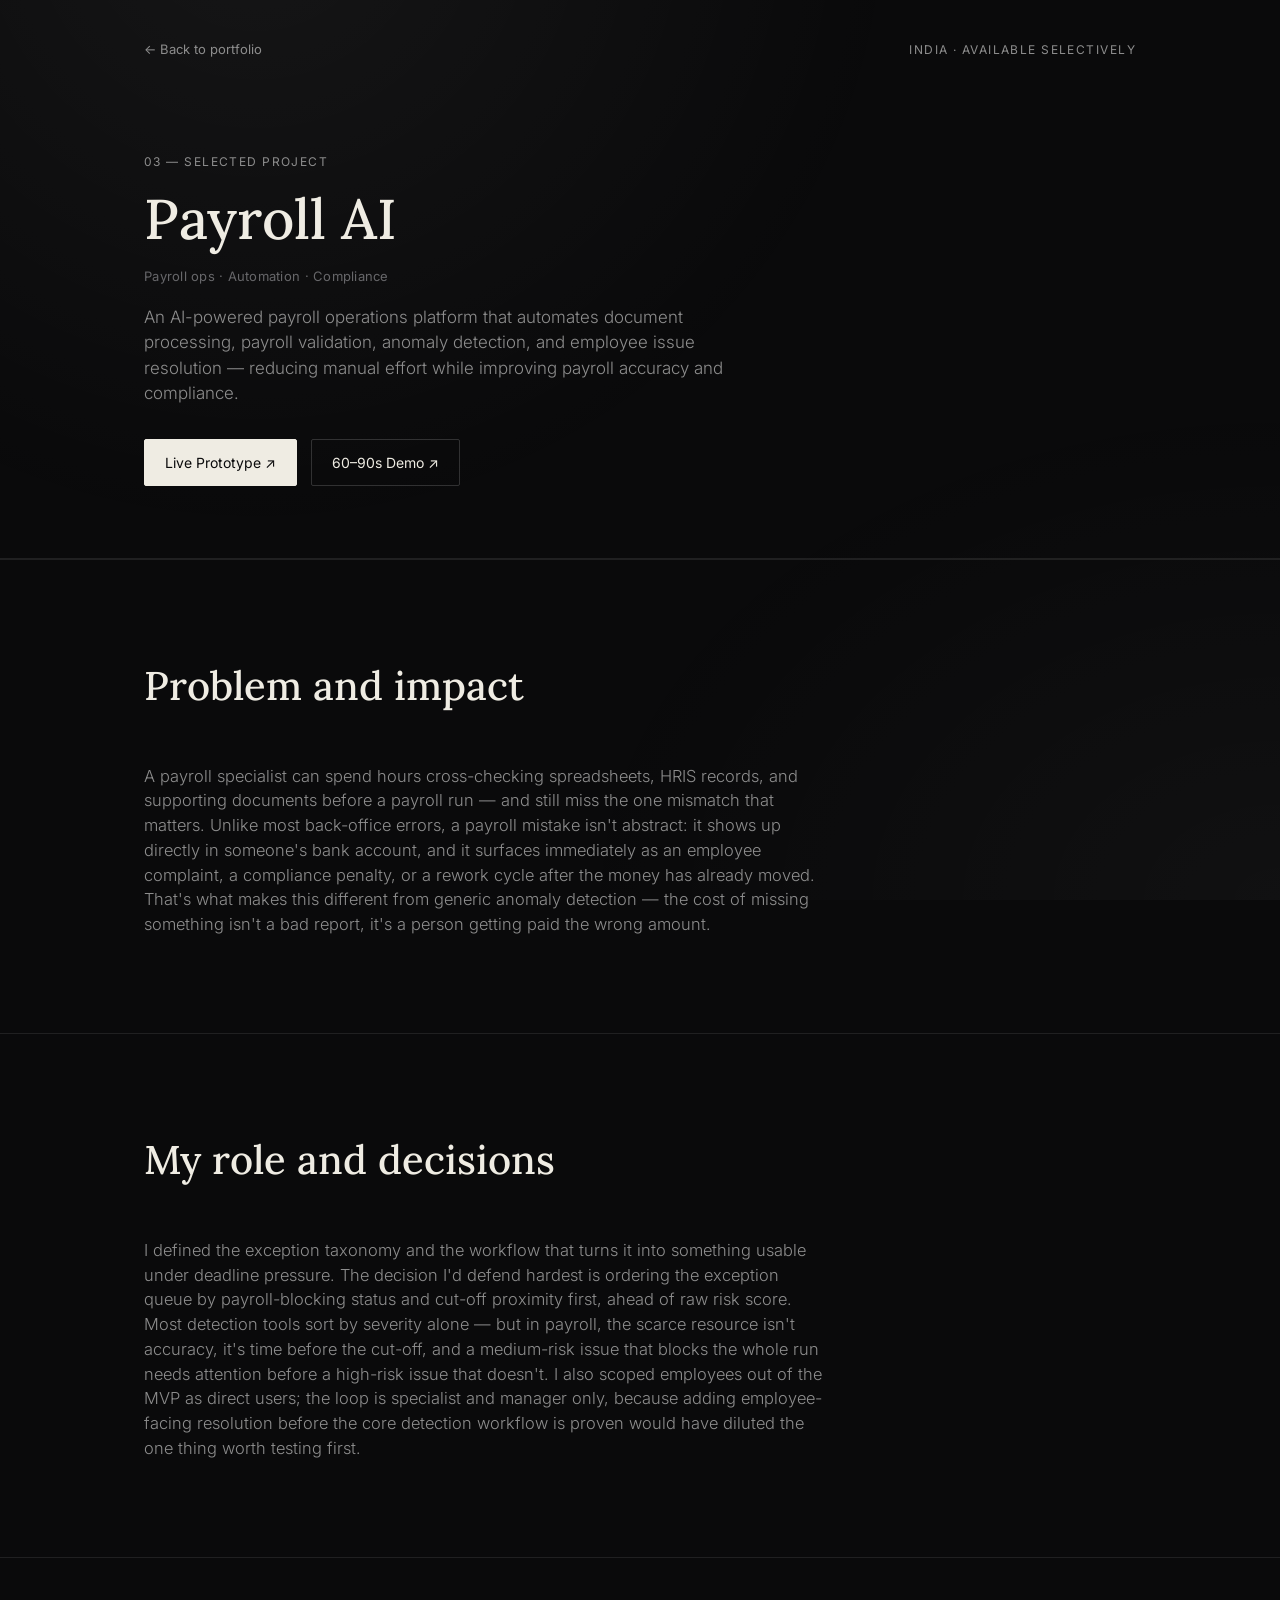
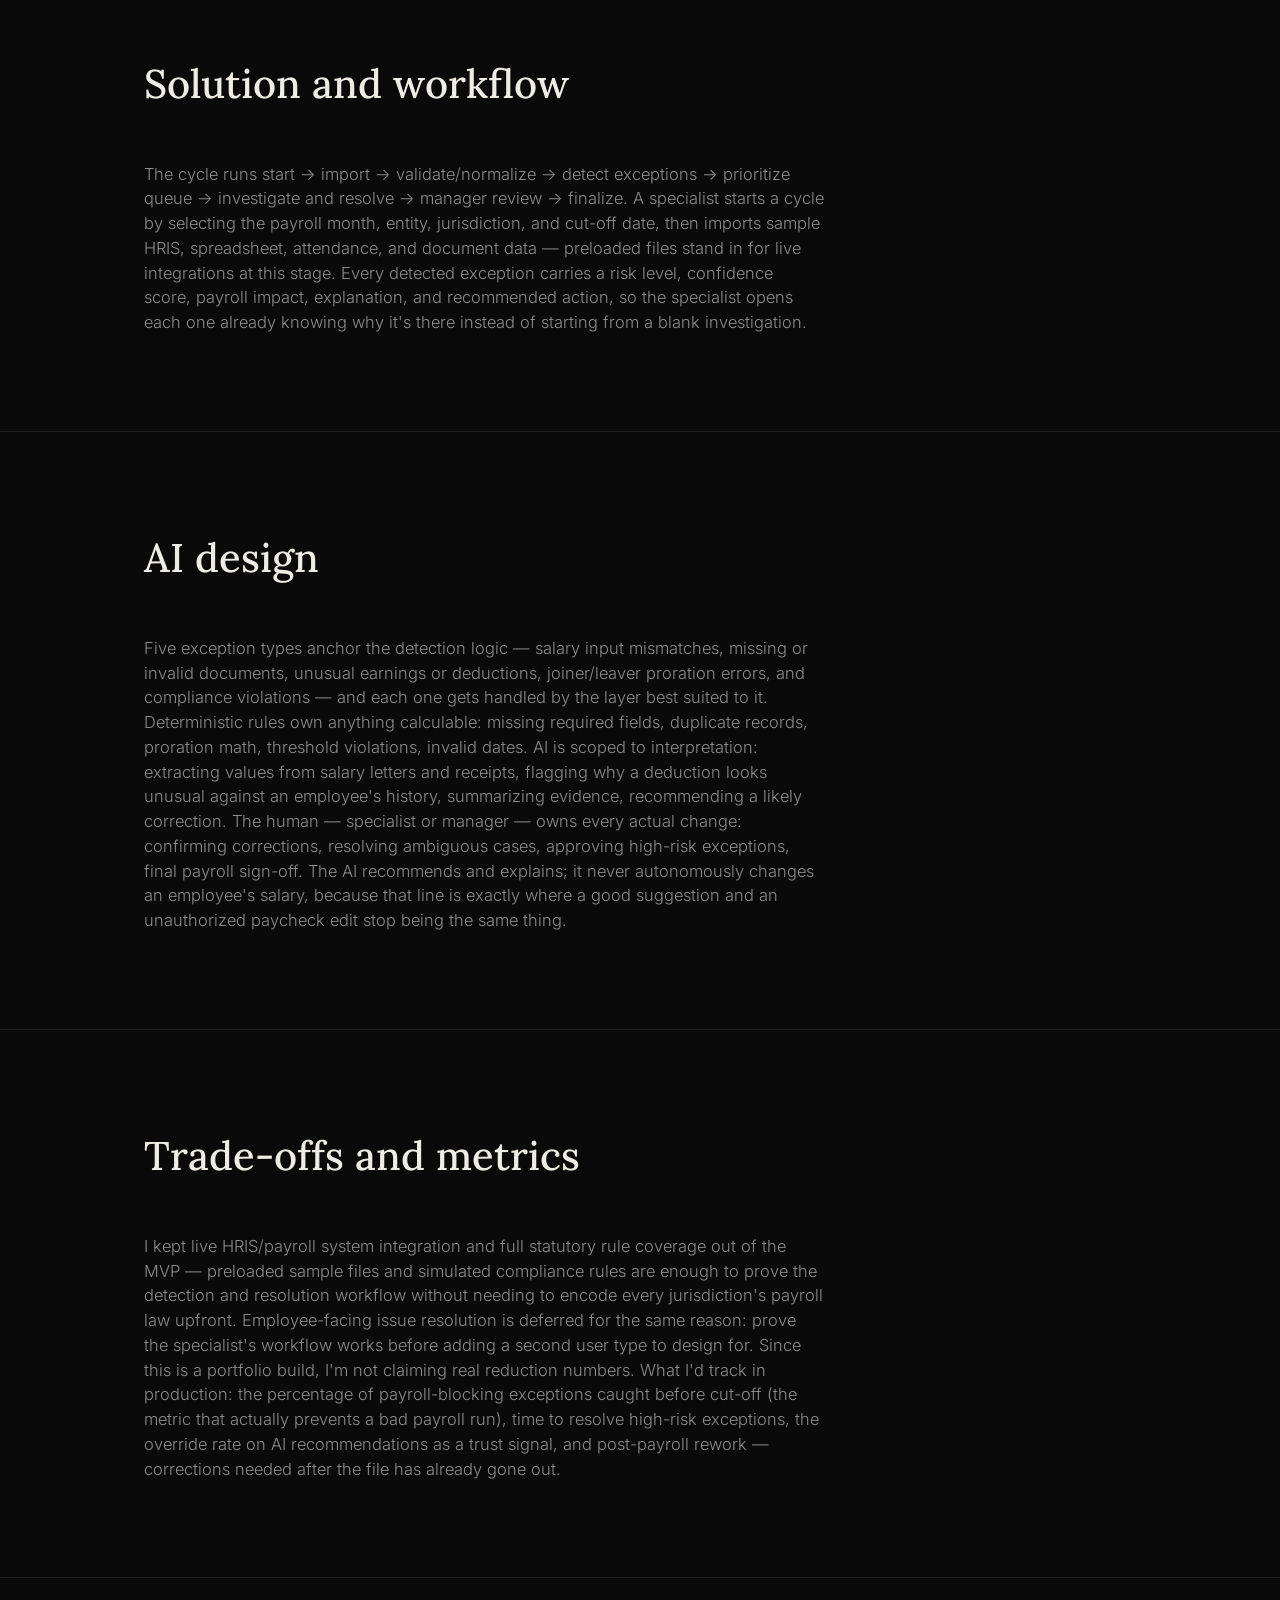
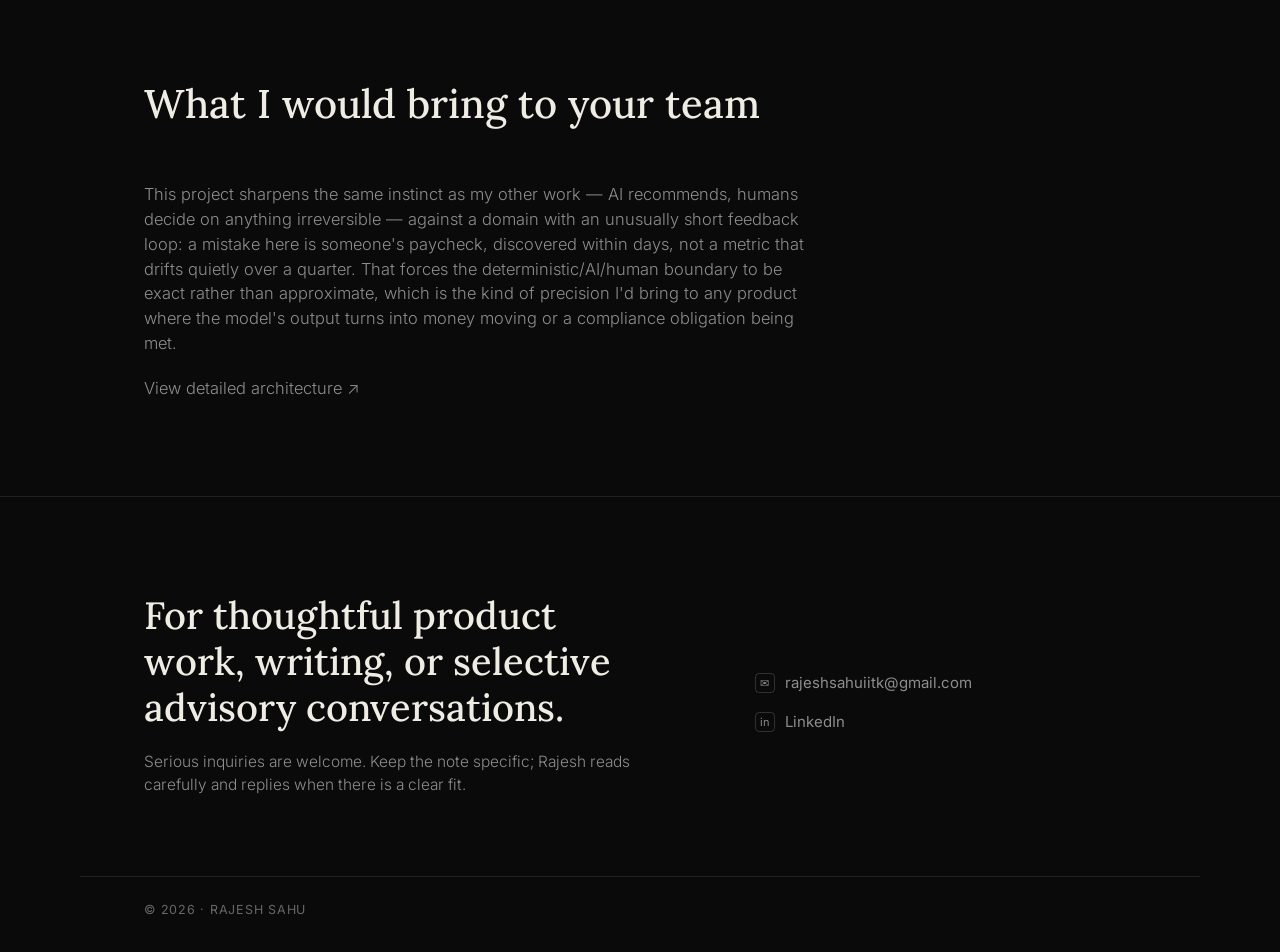
<file: projects/payroll-ai.html>
<!DOCTYPE html>
<html lang="en">
<head>
<meta charset="UTF-8">
<meta name="viewport" content="width=device-width, initial-scale=1.0">
<title>Payroll AI — Rajesh Sahu</title>
<meta name="description" content="Case study: Payroll AI.">
<link rel="icon" href="../favicon.ico" sizes="any">
<link rel="apple-touch-icon" href="../apple-touch-icon.png">
<link rel="preconnect" href="https://fonts.googleapis.com">
<link rel="preconnect" href="https://fonts.gstatic.com" crossorigin>
<link href="https://fonts.googleapis.com/css2?family=Lora:ital,wght@0,400;0,500;0,600;1,400;1,500&family=Inter:wght@300;400;500;600&display=swap" rel="stylesheet">
<link rel="stylesheet" href="../styles.css">
</head>
<body>

  <div class="grain"></div>

  <header class="site-header">
    <div class="wrap header-inner">
      <a class="back-link" href="../index.html">← Back to portfolio</a>
      <span class="header-meta">India · Available selectively</span>
    </div>
  </header>

  <section class="project-hero">
    <div class="wrap">
      <span class="section-label">03 — Selected project</span>
      <h1 class="project-title">Payroll AI</h1>
      <p class="project-tags">Payroll ops · Automation · Compliance</p>
      <p class="project-oneliner">
        An AI-powered payroll operations platform that automates document processing, payroll validation, anomaly detection, and employee issue resolution — reducing manual effort while improving payroll accuracy and compliance.
      </p>
      <div class="cta-row">
        <a class="cta-button primary" href="https://payroll-ai-rouge.vercel.app/" target="_blank" rel="noopener">Live Prototype ↗</a>
        <a class="cta-button" href="#" target="_blank" rel="noopener">60–90s Demo ↗</a>
      </div>
    </div>
  </section>

  <section class="section">
    <div class="wrap">
      <div class="section-head">
        <h2>Problem and impact</h2>
      </div>
      <div class="case-copy">
        <p>A payroll specialist can spend hours cross-checking spreadsheets, HRIS records, and supporting documents before a payroll run — and still miss the one mismatch that matters. Unlike most back-office errors, a payroll mistake isn't abstract: it shows up directly in someone's bank account, and it surfaces immediately as an employee complaint, a compliance penalty, or a rework cycle after the money has already moved. That's what makes this different from generic anomaly detection — the cost of missing something isn't a bad report, it's a person getting paid the wrong amount.</p>
      </div>
    </div>
  </section>

  <section class="section">
    <div class="wrap">
      <div class="section-head">
        <h2>My role and decisions</h2>
      </div>
      <div class="case-copy">
        <p>I defined the exception taxonomy and the workflow that turns it into something usable under deadline pressure. The decision I'd defend hardest is ordering the exception queue by payroll-blocking status and cut-off proximity first, ahead of raw risk score. Most detection tools sort by severity alone — but in payroll, the scarce resource isn't accuracy, it's time before the cut-off, and a medium-risk issue that blocks the whole run needs attention before a high-risk issue that doesn't. I also scoped employees out of the MVP as direct users; the loop is specialist and manager only, because adding employee-facing resolution before the core detection workflow is proven would have diluted the one thing worth testing first.</p>
      </div>
    </div>
  </section>

  <section class="section">
    <div class="wrap">
      <div class="section-head">
        <h2>Solution and workflow</h2>
      </div>
      <div class="case-copy">
        <p>The cycle runs start → import → validate/normalize → detect exceptions → prioritize queue → investigate and resolve → manager review → finalize. A specialist starts a cycle by selecting the payroll month, entity, jurisdiction, and cut-off date, then imports sample HRIS, spreadsheet, attendance, and document data — preloaded files stand in for live integrations at this stage. Every detected exception carries a risk level, confidence score, payroll impact, explanation, and recommended action, so the specialist opens each one already knowing why it's there instead of starting from a blank investigation.</p>
      </div>
    </div>
  </section>

  <section class="section">
    <div class="wrap">
      <div class="section-head">
        <h2>AI design</h2>
      </div>
      <div class="case-copy">
        <p>Five exception types anchor the detection logic — salary input mismatches, missing or invalid documents, unusual earnings or deductions, joiner/leaver proration errors, and compliance violations — and each one gets handled by the layer best suited to it. Deterministic rules own anything calculable: missing required fields, duplicate records, proration math, threshold violations, invalid dates. AI is scoped to interpretation: extracting values from salary letters and receipts, flagging why a deduction looks unusual against an employee's history, summarizing evidence, recommending a likely correction. The human — specialist or manager — owns every actual change: confirming corrections, resolving ambiguous cases, approving high-risk exceptions, final payroll sign-off. The AI recommends and explains; it never autonomously changes an employee's salary, because that line is exactly where a good suggestion and an unauthorized paycheck edit stop being the same thing.</p>
      </div>
    </div>
  </section>

  <section class="section">
    <div class="wrap">
      <div class="section-head">
        <h2>Trade-offs and metrics</h2>
      </div>
      <div class="case-copy">
        <p>I kept live HRIS/payroll system integration and full statutory rule coverage out of the MVP — preloaded sample files and simulated compliance rules are enough to prove the detection and resolution workflow without needing to encode every jurisdiction's payroll law upfront. Employee-facing issue resolution is deferred for the same reason: prove the specialist's workflow works before adding a second user type to design for. Since this is a portfolio build, I'm not claiming real reduction numbers. What I'd track in production: the percentage of payroll-blocking exceptions caught before cut-off (the metric that actually prevents a bad payroll run), time to resolve high-risk exceptions, the override rate on AI recommendations as a trust signal, and post-payroll rework — corrections needed after the file has already gone out.</p>
      </div>
    </div>
  </section>

  <section class="section">
    <div class="wrap">
      <div class="section-head">
        <h2>What I would bring to your team</h2>
      </div>
      <div class="case-copy">
        <p>This project sharpens the same instinct as my other work — AI recommends, humans decide on anything irreversible — against a domain with an unusually short feedback loop: a mistake here is someone's paycheck, discovered within days, not a metric that drifts quietly over a quarter. That forces the deterministic/AI/human boundary to be exact rather than approximate, which is the kind of precision I'd bring to any product where the model's output turns into money moving or a compliance obligation being met.</p>
        <p class="architecture-link"><a href="#" target="_blank" rel="noopener">View detailed architecture ↗</a></p>
      </div>
    </div>
  </section>

  <footer class="site-footer" id="contact">
    <div class="wrap footer-grid">
      <div class="footer-copy">
        <h2>For thoughtful product work, writing, or selective advisory conversations.</h2>
        <p>Serious inquiries are welcome. Keep the note specific; Rajesh reads carefully and replies when there is a clear fit.</p>
      </div>
      <div class="footer-contact">
        <a href="mailto:rajeshsahuiitk@gmail.com" class="contact-link">
          <span class="icon">✉</span> rajeshsahuiitk@gmail.com
        </a>
        <a href="https://www.linkedin.com/in/sahu-rajesh-160608/" target="_blank" rel="noopener" class="contact-link">
          <span class="icon">in</span> LinkedIn
        </a>
      </div>
    </div>
    <div class="wrap footer-bottom">
      <span>© 2026 · Rajesh Sahu</span>
    </div>
  </footer>

  <script src="../script.js"></script>
</body>
</html>
</file>
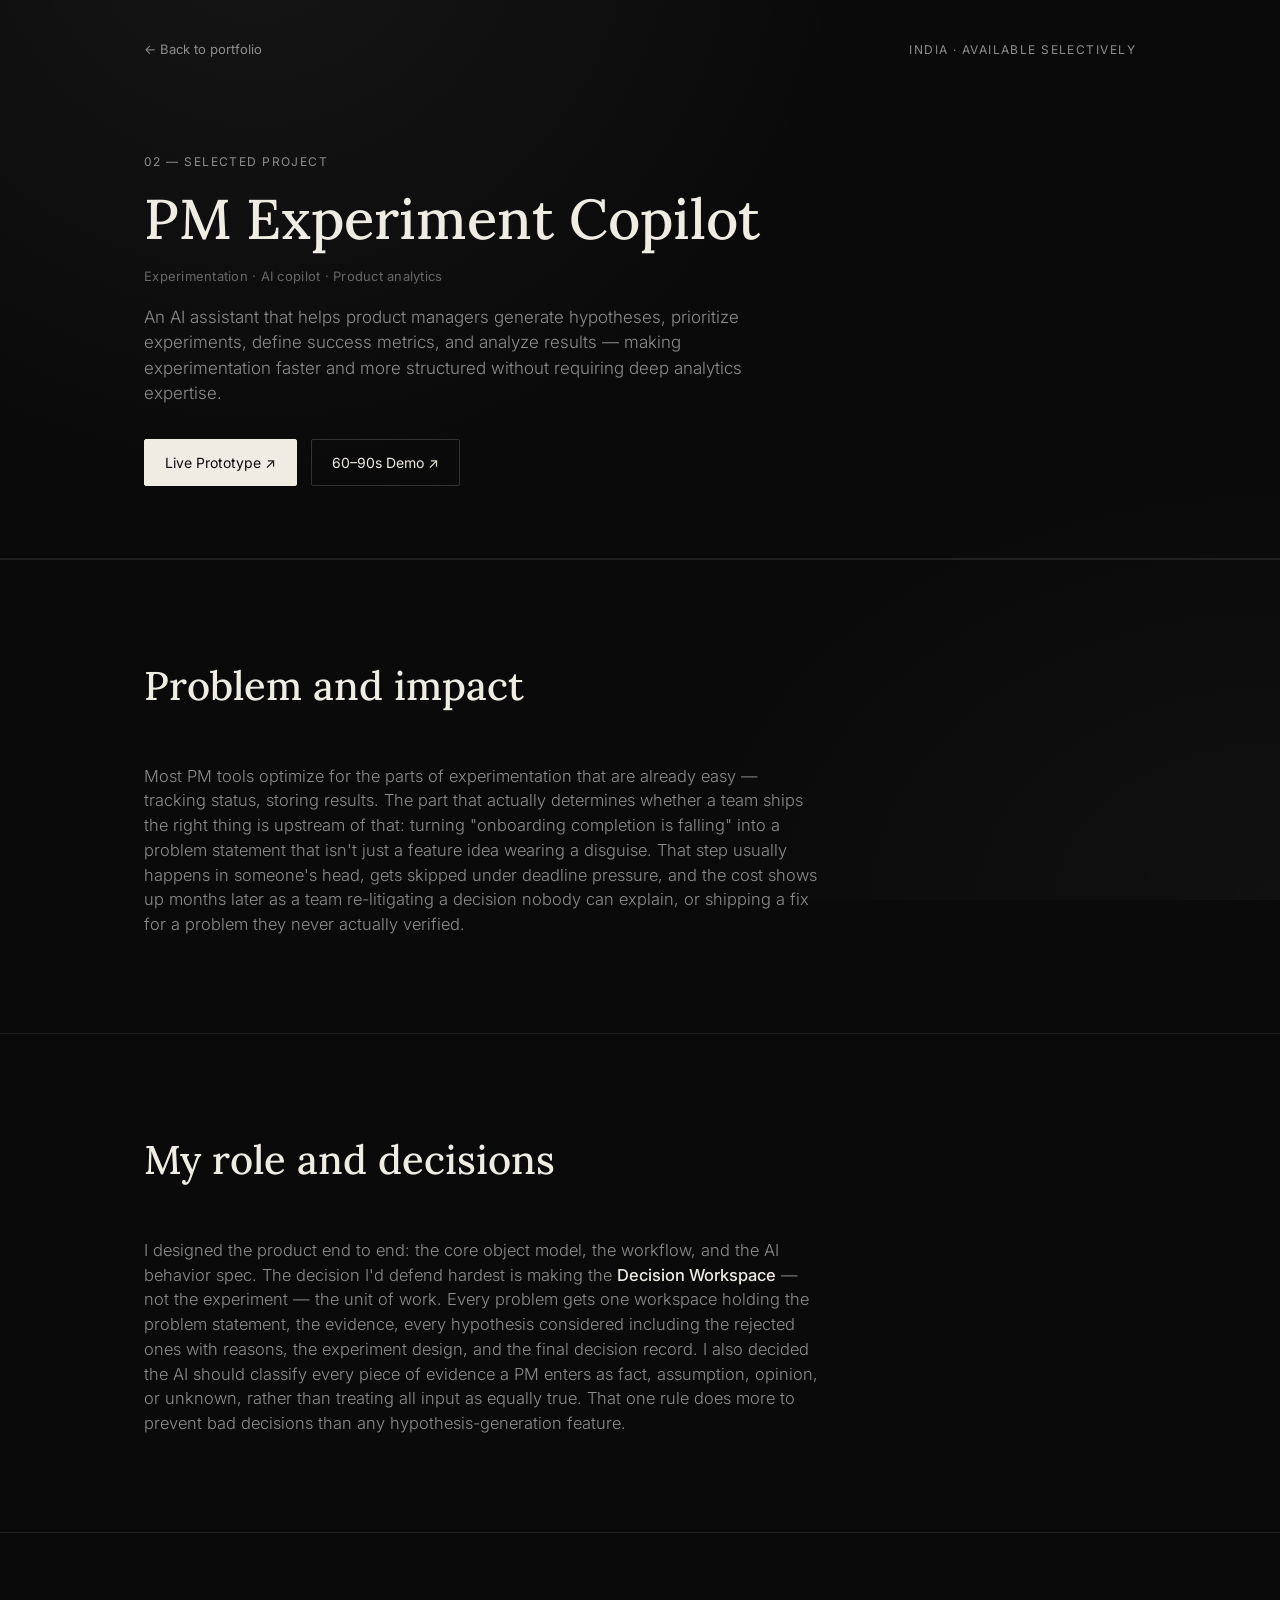
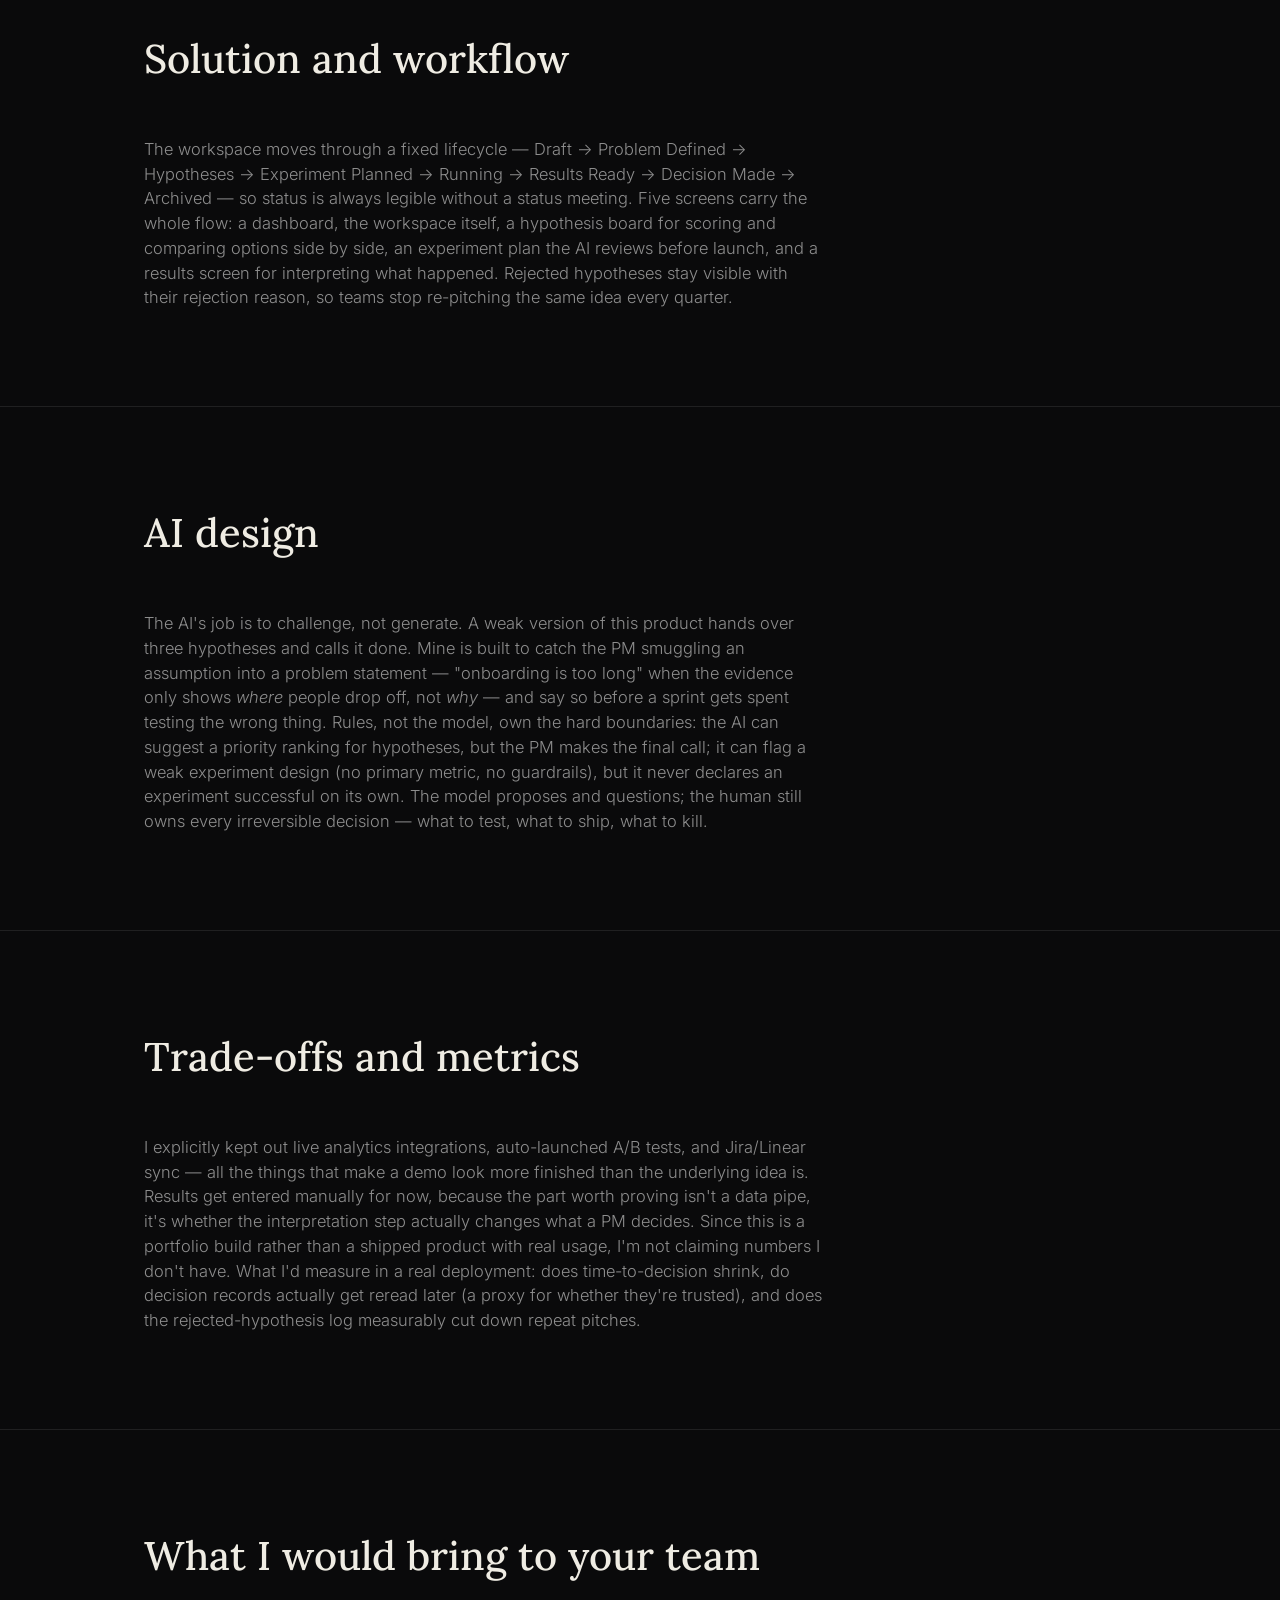
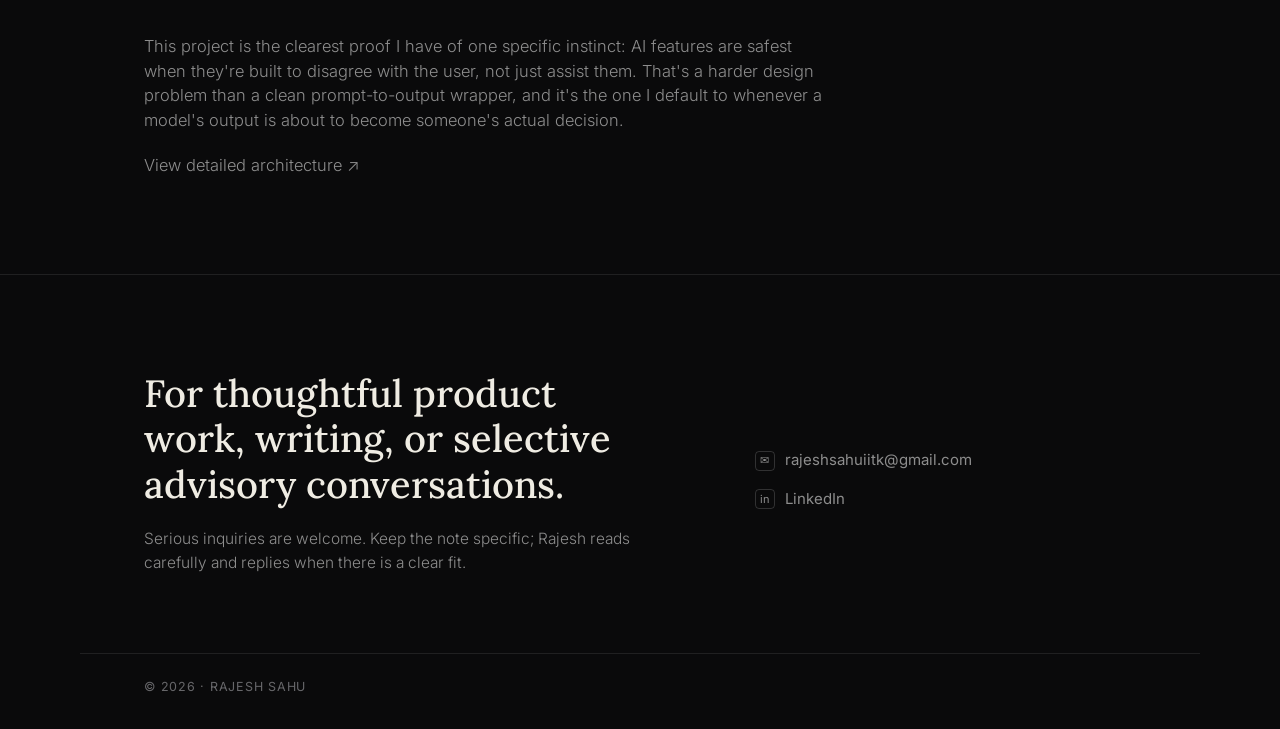
<file: projects/pm-experiment-copilot.html>
<!DOCTYPE html>
<html lang="en">
<head>
<meta charset="UTF-8">
<meta name="viewport" content="width=device-width, initial-scale=1.0">
<title>PM Experiment Copilot — Rajesh Sahu</title>
<meta name="description" content="Case study: PM Experiment Copilot.">
<link rel="icon" href="../favicon.ico" sizes="any">
<link rel="apple-touch-icon" href="../apple-touch-icon.png">
<link rel="preconnect" href="https://fonts.googleapis.com">
<link rel="preconnect" href="https://fonts.gstatic.com" crossorigin>
<link href="https://fonts.googleapis.com/css2?family=Lora:ital,wght@0,400;0,500;0,600;1,400;1,500&family=Inter:wght@300;400;500;600&display=swap" rel="stylesheet">
<link rel="stylesheet" href="../styles.css">
</head>
<body>

  <div class="grain"></div>

  <header class="site-header">
    <div class="wrap header-inner">
      <a class="back-link" href="../index.html">← Back to portfolio</a>
      <span class="header-meta">India · Available selectively</span>
    </div>
  </header>

  <section class="project-hero">
    <div class="wrap">
      <span class="section-label">02 — Selected project</span>
      <h1 class="project-title">PM Experiment Copilot</h1>
      <p class="project-tags">Experimentation · AI copilot · Product analytics</p>
      <p class="project-oneliner">
        An AI assistant that helps product managers generate hypotheses, prioritize experiments, define success metrics, and analyze results — making experimentation faster and more structured without requiring deep analytics expertise.
      </p>
      <div class="cta-row">
        <a class="cta-button primary" href="https://pm-copilot-roan.vercel.app/" target="_blank" rel="noopener">Live Prototype ↗</a>
        <a class="cta-button" href="#" target="_blank" rel="noopener">60–90s Demo ↗</a>
      </div>
    </div>
  </section>

  <section class="section">
    <div class="wrap">
      <div class="section-head">
        <h2>Problem and impact</h2>
      </div>
      <div class="case-copy">
        <p>Most PM tools optimize for the parts of experimentation that are already easy — tracking status, storing results. The part that actually determines whether a team ships the right thing is upstream of that: turning "onboarding completion is falling" into a problem statement that isn't just a feature idea wearing a disguise. That step usually happens in someone's head, gets skipped under deadline pressure, and the cost shows up months later as a team re-litigating a decision nobody can explain, or shipping a fix for a problem they never actually verified.</p>
      </div>
    </div>
  </section>

  <section class="section">
    <div class="wrap">
      <div class="section-head">
        <h2>My role and decisions</h2>
      </div>
      <div class="case-copy">
        <p>I designed the product end to end: the core object model, the workflow, and the AI behavior spec. The decision I'd defend hardest is making the <strong>Decision Workspace</strong> — not the experiment — the unit of work. Every problem gets one workspace holding the problem statement, the evidence, every hypothesis considered including the rejected ones with reasons, the experiment design, and the final decision record. I also decided the AI should classify every piece of evidence a PM enters as fact, assumption, opinion, or unknown, rather than treating all input as equally true. That one rule does more to prevent bad decisions than any hypothesis-generation feature.</p>
      </div>
    </div>
  </section>

  <section class="section">
    <div class="wrap">
      <div class="section-head">
        <h2>Solution and workflow</h2>
      </div>
      <div class="case-copy">
        <p>The workspace moves through a fixed lifecycle — Draft → Problem Defined → Hypotheses → Experiment Planned → Running → Results Ready → Decision Made → Archived — so status is always legible without a status meeting. Five screens carry the whole flow: a dashboard, the workspace itself, a hypothesis board for scoring and comparing options side by side, an experiment plan the AI reviews before launch, and a results screen for interpreting what happened. Rejected hypotheses stay visible with their rejection reason, so teams stop re-pitching the same idea every quarter.</p>
      </div>
    </div>
  </section>

  <section class="section">
    <div class="wrap">
      <div class="section-head">
        <h2>AI design</h2>
      </div>
      <div class="case-copy">
        <p>The AI's job is to challenge, not generate. A weak version of this product hands over three hypotheses and calls it done. Mine is built to catch the PM smuggling an assumption into a problem statement — "onboarding is too long" when the evidence only shows <em>where</em> people drop off, not <em>why</em> — and say so before a sprint gets spent testing the wrong thing. Rules, not the model, own the hard boundaries: the AI can suggest a priority ranking for hypotheses, but the PM makes the final call; it can flag a weak experiment design (no primary metric, no guardrails), but it never declares an experiment successful on its own. The model proposes and questions; the human still owns every irreversible decision — what to test, what to ship, what to kill.</p>
      </div>
    </div>
  </section>

  <section class="section">
    <div class="wrap">
      <div class="section-head">
        <h2>Trade-offs and metrics</h2>
      </div>
      <div class="case-copy">
        <p>I explicitly kept out live analytics integrations, auto-launched A/B tests, and Jira/Linear sync — all the things that make a demo look more finished than the underlying idea is. Results get entered manually for now, because the part worth proving isn't a data pipe, it's whether the interpretation step actually changes what a PM decides. Since this is a portfolio build rather than a shipped product with real usage, I'm not claiming numbers I don't have. What I'd measure in a real deployment: does time-to-decision shrink, do decision records actually get reread later (a proxy for whether they're trusted), and does the rejected-hypothesis log measurably cut down repeat pitches.</p>
      </div>
    </div>
  </section>

  <section class="section">
    <div class="wrap">
      <div class="section-head">
        <h2>What I would bring to your team</h2>
      </div>
      <div class="case-copy">
        <p>This project is the clearest proof I have of one specific instinct: AI features are safest when they're built to disagree with the user, not just assist them. That's a harder design problem than a clean prompt-to-output wrapper, and it's the one I default to whenever a model's output is about to become someone's actual decision.</p>
        <p class="architecture-link"><a href="#" target="_blank" rel="noopener">View detailed architecture ↗</a></p>
      </div>
    </div>
  </section>

  <footer class="site-footer" id="contact">
    <div class="wrap footer-grid">
      <div class="footer-copy">
        <h2>For thoughtful product work, writing, or selective advisory conversations.</h2>
        <p>Serious inquiries are welcome. Keep the note specific; Rajesh reads carefully and replies when there is a clear fit.</p>
      </div>
      <div class="footer-contact">
        <a href="mailto:rajeshsahuiitk@gmail.com" class="contact-link">
          <span class="icon">✉</span> rajeshsahuiitk@gmail.com
        </a>
        <a href="https://www.linkedin.com/in/sahu-rajesh-160608/" target="_blank" rel="noopener" class="contact-link">
          <span class="icon">in</span> LinkedIn
        </a>
      </div>
    </div>
    <div class="wrap footer-bottom">
      <span>© 2026 · Rajesh Sahu</span>
    </div>
  </footer>

  <script src="../script.js"></script>
</body>
</html>
</file>
<file: styles.css>
/* ===================================================
   Tokens
=================================================== */
:root{
  --bg:            #0a0a0b;
  --bg-raised:     #0f0f11;
  --ink:           #efece3;
  --ink-dim:       #8d8d8d;
  --ink-faint:     #67676a;
  --line:          rgba(255,255,255,0.09);
  --line-strong:   rgba(255,255,255,0.16);
  --accent:        #c98a5e; /* quiet warm clay, used only for the arrow hover */

  --serif: 'Lora', Georgia, serif;
  --sans:  'Inter', -apple-system, BlinkMacSystemFont, sans-serif;

  --wrap: 1120px;
  --pad:  clamp(24px, 5vw, 96px);
}

*{ box-sizing: border-box; }
html{ scroll-behavior: smooth; }

body{
  margin:0;
  background: var(--bg);
  color: var(--ink);
  font-family: var(--sans);
  font-weight: 400;
  -webkit-font-smoothing: antialiased;
  line-height: 1.5;
  overflow-x: hidden;
}

.wrap{
  max-width: var(--wrap);
  margin: 0 auto;
  padding-left: var(--pad);
  padding-right: var(--pad);
}

/* faint film-grain / vignette so the black doesn't read flat */
.grain{
  position: fixed;
  inset: 0;
  pointer-events: none;
  z-index: 0;
  background:
    radial-gradient(ellipse at 20% -10%, rgba(255,255,255,0.05), transparent 45%),
    radial-gradient(ellipse at 100% 100%, rgba(255,255,255,0.03), transparent 40%);
}

h1,h2,h3{
  font-family: var(--serif);
  font-weight: 500;
  margin: 0;
  color: var(--ink);
}

a{ color: inherit; text-decoration: none; }

.eyebrow, .section-label, .header-meta{
  font-family: var(--sans);
  font-size: 12px;
  letter-spacing: 0.12em;
  text-transform: uppercase;
  color: var(--ink-dim);
}

/* ===================================================
   Header
=================================================== */
.site-header{
  position: relative;
  z-index: 2;
  padding-top: 40px;
}
.header-inner{
  display: flex;
  justify-content: space-between;
  align-items: baseline;
  flex-wrap: wrap;
  gap: 8px;
}

/* ===================================================
   Hero
=================================================== */
.hero{
  position: relative;
  z-index: 2;
  padding-top: clamp(56px, 10vw, 120px);
  padding-bottom: clamp(64px, 8vw, 110px);
}
.hero-title{
  font-size: clamp(40px, 6.4vw, 84px);
  line-height: 1.06;
  letter-spacing: -0.01em;
  max-width: 18ch;
}
.hero-title-muted{ color: var(--ink-dim); }

.hero-sub{
  margin-top: 32px;
  max-width: 56ch;
  font-size: clamp(16px, 1.6vw, 19px);
  color: var(--ink-dim);
  font-weight: 300;
}

.hero-links{
  margin-top: 40px;
  display: flex;
  gap: 32px;
  flex-wrap: wrap;
}
.hero-links a{
  font-size: 15px;
  color: var(--ink);
  padding-bottom: 2px;
  border-bottom: 1px solid var(--line-strong);
  transition: border-color .25s ease, color .25s ease;
}
.hero-links a:hover{ color: var(--accent); border-color: var(--accent); }
.arrow{ display: inline-block; transition: transform .25s ease; }
.hero-links a:hover .arrow{ transform: translate(2px, 2px); }

/* ===================================================
   Now strip
=================================================== */
.now-strip{
  position: relative;
  z-index: 2;
  border-top: 1px solid var(--line);
  border-bottom: 1px solid var(--line);
  padding: 22px 0;
}
.now-inner{
  display: flex;
  align-items: center;
  gap: clamp(20px, 4vw, 48px);
  flex-wrap: wrap;
}
.now-label{
  font-family: var(--sans);
  font-size: 12px;
  letter-spacing: 0.12em;
  text-transform: uppercase;
  color: var(--ink-faint);
  flex-shrink: 0;
}
.now-list{
  list-style: none;
  margin: 0;
  padding: 0;
  display: flex;
  gap: clamp(20px, 4vw, 40px);
  flex-wrap: wrap;
  font-size: 14.5px;
  color: var(--ink);
  font-weight: 300;
}
.now-key{
  color: var(--ink-faint);
  margin-right: 6px;
}

/* ===================================================
   Experiments
=================================================== */
.exp-grid{
  border-top: 1px solid var(--line);
  display: grid;
  grid-template-columns: repeat(auto-fill, minmax(240px, 1fr));
}
.exp-card{
  display: flex;
  align-items: center;
  justify-content: space-between;
  gap: 12px;
  padding: 20px 22px;
  border-bottom: 1px solid var(--line);
  border-right: 1px solid var(--line);
  transition: background-color .25s ease;
}
.exp-card:hover{ background: rgba(255,255,255,0.02); }
.exp-name{
  font-family: var(--serif);
  font-size: 17px;
  color: var(--ink);
}
.exp-arrow{
  font-size: 15px;
  color: var(--ink-faint);
  transition: transform .25s ease, color .25s ease;
}
.exp-card:hover .exp-arrow{ color: var(--accent); transform: translate(2px,-2px); }

/* ===================================================
   Sections shared
=================================================== */
.section{
  position: relative;
  z-index: 2;
  padding: clamp(56px, 8vw, 96px) 0;
  border-top: 1px solid var(--line);
}
.section-head{
  display: flex;
  justify-content: space-between;
  align-items: baseline;
  flex-wrap: wrap;
  gap: 12px;
  margin-bottom: clamp(28px, 4vw, 48px);
}
.section-head h2{
  font-size: clamp(28px, 3.2vw, 40px);
}

/* rows: projects + writing list */
.list{ border-top: 1px solid var(--line); }
.row{
  display: grid;
  grid-template-columns: 88px 1fr;
  gap: 24px;
  padding: 32px 0;
  border-bottom: 1px solid var(--line);
  transition: background-color .3s ease;
}
.row:hover{ background: rgba(255,255,255,0.015); }
.row-index{
  font-family: var(--sans);
  font-size: 13px;
  letter-spacing: 0.08em;
  color: var(--ink-faint);
  padding-top: 6px;
}
.row-year{ font-variant-numeric: tabular-nums; }

.row-title-line{
  display: flex;
  align-items: center;
  justify-content: space-between;
  gap: 16px;
}
.row-title-line h3{
  font-size: clamp(20px, 2.4vw, 28px);
  font-weight: 500;
}
.row-arrow{
  font-size: 18px;
  color: var(--ink-faint);
  flex-shrink: 0;
  transition: transform .25s ease, color .25s ease;
}
.row:hover .row-arrow{
  color: var(--accent);
  transform: translate(3px, -3px);
}
.row-tags{
  margin: 10px 0 0;
  font-size: 13px;
  letter-spacing: 0.02em;
  color: var(--ink-faint);
}
.row-desc{
  margin: 14px 0 0;
  max-width: 68ch;
  color: var(--ink-dim);
  font-weight: 300;
  font-size: 16px;
}
.row-takeaway{
  margin: 12px 0 0;
  max-width: 68ch;
  font-size: 14.5px;
  font-style: italic;
  color: var(--ink-dim);
  font-weight: 300;
}
.takeaway-label{
  font-style: normal;
  color: var(--ink-faint);
  letter-spacing: 0.02em;
}

/* reveal-on-scroll */
.reveal{
  opacity: 0;
  transform: translateY(14px);
  transition: opacity .6s ease, transform .6s ease;
}
.reveal.in{
  opacity: 1;
  transform: translateY(0);
}

/* ===================================================
   Bio
=================================================== */
.bio-grid{
  display: grid;
  grid-template-columns: 1.3fr 1fr;
  gap: clamp(32px, 6vw, 96px);
}
.bio-copy h2{
  font-size: clamp(28px, 3.2vw, 40px);
  margin-bottom: 24px;
}
.bio-copy p{
  max-width: 46ch;
  color: var(--ink-dim);
  font-weight: 300;
  font-size: 17px;
}
.operating-notes{
  border-top: 1px solid var(--line);
  padding-top: 20px;
}
.operating-notes ul{
  list-style: none;
  margin: 20px 0 0;
  padding: 0;
  display: flex;
  flex-direction: column;
  gap: 14px;
}
.operating-notes li{
  font-size: 15.5px;
  color: var(--ink);
  font-weight: 300;
  padding-bottom: 14px;
  border-bottom: 1px solid var(--line);
}
.operating-notes li:last-child{ border-bottom: none; padding-bottom: 0; }

/* ===================================================
   Footer / Contact
=================================================== */
.site-footer{
  position: relative;
  z-index: 2;
  border-top: 1px solid var(--line);
  padding-top: clamp(56px, 8vw, 96px);
}
.footer-grid{
  display: grid;
  grid-template-columns: 1.4fr 1fr;
  gap: clamp(32px, 6vw, 96px);
  padding-bottom: clamp(40px, 6vw, 64px);
}
.footer-copy h2{
  font-size: clamp(26px, 3.4vw, 38px);
  line-height: 1.2;
  max-width: 20ch;
}
.footer-copy p{
  margin-top: 20px;
  max-width: 50ch;
  color: var(--ink-dim);
  font-weight: 300;
  font-size: 15.5px;
}
.footer-contact{
  display: flex;
  flex-direction: column;
  gap: 16px;
  align-items: flex-start;
  justify-content: center;
}
.contact-link{
  display: inline-flex;
  align-items: center;
  gap: 10px;
  font-size: 15px;
  color: var(--ink-dim);
  transition: color .25s ease;
}
.contact-link .icon{
  display: inline-flex;
  align-items: center;
  justify-content: center;
  width: 20px; height: 20px;
  font-size: 11px;
  border: 1px solid var(--line-strong);
  border-radius: 4px;
  color: var(--ink-dim);
}
.contact-link:hover{ color: var(--ink); }
.contact-link:hover .icon{ color: var(--accent); border-color: var(--accent); }

.footer-bottom{
  border-top: 1px solid var(--line);
  padding-top: 24px;
  padding-bottom: 32px;
  font-size: 12.5px;
  letter-spacing: 0.06em;
  text-transform: uppercase;
  color: var(--ink-faint);
}

/* ===================================================
   Project detail pages
=================================================== */
.back-link{
  font-size: 13px;
  color: var(--ink-dim);
  transition: color .25s ease;
}
.back-link:hover{ color: var(--ink); }

.project-hero{
  position: relative;
  z-index: 2;
  padding-top: clamp(48px, 8vw, 88px);
  padding-bottom: clamp(48px, 6vw, 72px);
  border-bottom: 1px solid var(--line);
}
.project-title{
  margin-top: 16px;
  font-size: clamp(32px, 5vw, 56px);
  line-height: 1.1;
  max-width: 20ch;
}
.project-tags{
  margin-top: 18px;
  font-size: 13px;
  letter-spacing: 0.02em;
  color: var(--ink-faint);
}
.project-oneliner{
  margin-top: 18px;
  max-width: 60ch;
  font-size: 17px;
  color: var(--ink-dim);
  font-weight: 300;
}
.cta-row{
  margin-top: 32px;
  display: flex;
  gap: 14px;
  flex-wrap: wrap;
}
.cta-button{
  font-size: 14px;
  padding: 12px 20px;
  border: 1px solid var(--line-strong);
  border-radius: 2px;
  transition: border-color .25s ease, color .25s ease, background-color .25s ease;
}
.cta-button:hover{
  border-color: var(--accent);
  color: var(--accent);
}
.cta-button.primary{
  background: var(--ink);
  color: var(--bg);
  border-color: var(--ink);
}
.cta-button.primary:hover{
  background: var(--accent);
  border-color: var(--accent);
  color: var(--bg);
}

.case-copy p{
  max-width: 68ch;
  color: var(--ink-dim);
  font-weight: 300;
  font-size: 16.5px;
  margin: 0 0 20px;
}
.case-copy p:last-child{ margin-bottom: 0; }
.case-copy h3{
  font-size: clamp(18px, 2vw, 22px);
  margin: 36px 0 14px;
}
.case-copy h3:first-child{ margin-top: 0; }
.case-copy strong{
  color: var(--ink);
  font-weight: 500;
}
.placeholder-note{
  display: inline-block;
  margin-bottom: 24px;
  font-size: 12px;
  letter-spacing: 0.06em;
  text-transform: uppercase;
  color: var(--accent);
  border: 1px dashed rgba(201,138,94,0.4);
  padding: 6px 12px;
  border-radius: 2px;
}

/* ===================================================
   Responsive
=================================================== */
@media (max-width: 760px){
  .bio-grid, .footer-grid{ grid-template-columns: 1fr; }
  .row{ grid-template-columns: 48px 1fr; gap: 16px; }
  .hero-links{ gap: 20px; }
  .now-inner{ flex-direction: column; align-items: flex-start; gap: 12px; }
  .now-list{ flex-direction: column; gap: 8px; }
  .exp-grid{ grid-template-columns: 1fr; }
}

@media (prefers-reduced-motion: reduce){
  *{ transition: none !important; scroll-behavior: auto !important; }
  .reveal{ opacity: 1; transform: none; }
}
</file>
